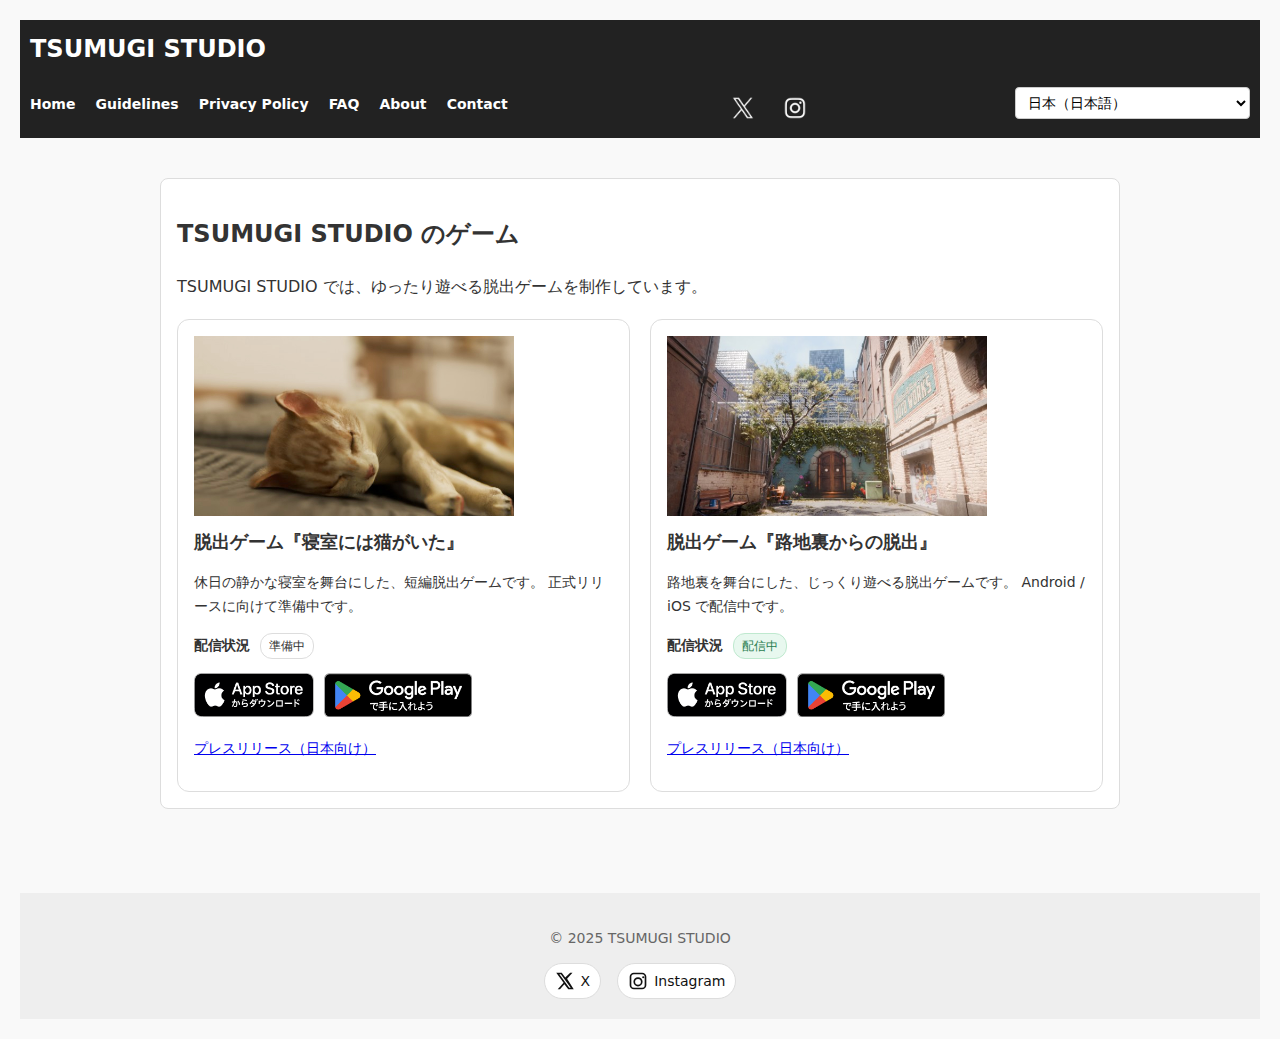
<file: index.html>
<!DOCTYPE html>
<html lang="ja">
<head>
  <meta charset="UTF-8" />
  <meta name="viewport" content="width=device-width, initial-scale=1.0" />
  <title>TSUMUGI STUDIO</title>
  <link rel="stylesheet" href="css/style.css" />
  <meta property="og:title" content="TSUMUGI STUDIO公式サイト" />
  <meta property="og:description" content="個人開発でスマホゲームを制作するTSUMUGI STUDIOの公式サイトです。" />
  <meta property="og:image" content="https://www.tsumugistudio.com/images/ogp.png" />
  <meta property="og:url" content="https://www.tsumugistudio.com/" />
  <style>
    :root{--c:#007bff}
    body {
      font-family: system-ui, -apple-system, Segoe UI, Roboto, "Noto Sans JP", "Hiragino Kaku Gothic ProN", Meiryo, sans-serif;
      margin: 20px;
      background: #f9f9f9;
      color: #333;
    }
    header {margin-bottom: 20px;}
    header h1 {font-size: 24px;margin-bottom: 10px;}

    /* ヘッダー内を nav とセレクトで左右に分ける */
    .header-flex{
      display:flex;
      justify-content:space-between;
      align-items:center;
      flex-wrap:wrap;
      gap:12px;
    }

    .nav-links {margin-bottom: 0;}
    .nav-links a {
      margin-right: 15px;
      text-decoration: none;
      color: var(--c);
      font-weight: 600;
      font-size: 14px;
    }
    .nav-links a:hover {text-decoration: underline}

    /* ヘッダのリンクを白文字に（既存仕様維持・背景色は外部CSS側想定） */
    header .nav-links a,
    header .nav-links a:visited,
    header .nav-links a:active {
      color: #fff;
    }
    header .nav-links a:hover {
      color: #fff;
      opacity: .85;
      text-decoration: underline;
    }
    header .nav-links a:focus {
      outline: 2px solid #fff;
      outline-offset: 2px;
    }

    /* 右側の国・言語セレクタ */
    .lang-select-inline select{
      padding:6px 8px;
      border-radius:4px;
      border:1px solid #ccc;
      font-size:14px;
      min-width: 220px;
      background-color:#fff;
    }

    /* モバイル時は縦並びにして詰まりを回避 */
    @media (max-width: 680px) {
      .header-flex{
        flex-direction:column;
        align-items:flex-start;
      }
    }

    .lang-panel{
      display:none;
      background:#fff;
      border-radius:8px;
      padding:16px;
      border:1px solid #ddd;
      margin-bottom:24px;
    }
    .lang-panel.active{display:block}

    img {
      max-width: 100%;
      height: auto;
      /*
      border: 1px solid #ccc;
      */
      margin-top: 10px
    }
    
    footer {
      text-align: center;
      margin-top: 40px;
      color: #666;
      font-size: 14px;
      padding: 20px;
    }

    .badge{
      display:inline-block;
      font-size:12px;
      border:1px solid #ddd;
      border-radius:12px;
      padding:2px 8px;
      margin-left:6px;
    }
    .badge.ok{
      background:#e8f8ef;
      border-color:#bfe9cf;
      color:#2a7d4f;
    }
    .links a{margin-right:10px}
    .note-small{color:#666;font-size:13px}

    /* 動画 */
    .hero-video {
      width: 100%;
      height: auto;
      border: 1px solid #ccc;
      margin-top: 10px;
    }
    @media (min-aspect-ratio: 4/3) {
      .hero-video { max-width: 33%; margin-left: 0; margin-right: 0; }
    }

    .social-links {
      margin-top: 12px;
      display: flex;
      justify-content: center;
      gap: 16px;
    }
    .social-link {
      display: inline-flex;
      align-items: center;
      gap: 6px;
      padding: 6px 10px;
      border-radius: 999px;
      text-decoration: none;
      font-size: 14px;
      background: #fff;
      border: 1px solid #ddd;
      color: #111;
      transition: background .2s, transform .2s;
    }
    .social-link:hover {
      background: #f5f5f5;
      transform: translateY(-2px);
    }
    .social-link svg { fill: currentColor; }
    @media (prefers-color-scheme: dark) {
      .social-link {
        background: #111;
        border-color: #333;
        color: #f3f3f3;
      }
      .social-link:hover { background: #222; }
    }

    /* --- Update Notice（既存用。今は未使用だが残しておく） --- */
    .notice{
      border:1px solid #ffd9a6;
      background:#fff9ed;
      padding:12px 14px;
      border-radius:8px;
      margin:12px 0
    }
    .notice .title{font-weight:700;margin-bottom:6px}
    .notice .meta{font-size:13px;color:#555;margin-top:4px}
    .notice a.btn{
      display:inline-block;
      margin-top:8px;
      padding:6px 10px;
      border-radius:999px;
      border:1px solid #ddd;
      text-decoration:none
    }
    .notice a.btn:hover{background:#f5f5f5}
  
    main {
      max-width: 960px;
      margin: 0 auto;
    }

    /* X / Instagram アイコン共通 */
    .sns-links img {
      height: 40px;     /* お好みで 24〜32px くらいがバランス良い */
      width: auto;
      display: block;
    }
    
    /* SVGを直接埋め込んでいる場合はこちらも */
    .sns-links svg {
      height: 40px;
      width: 40px;      /* 正方形にしたい場合 */
    }

    .sns-links {
      display: flex;
      gap: 12px;
      align-items: center;
      border: none !important;
      margin-top: 0;
    }

    /* カード表示用 */
    .games-intro {
      margin-bottom: 20px;
    }
    
    .game-grid {
      display: grid;
      grid-template-columns: repeat(2, minmax(0, 1fr));
      gap: 20px;
      margin-top: 16px;
    }
    
    .game-card {
      border: 1px solid #ddd;
      border-radius: 12px;
      padding: 16px;
      background: #fff;
    }
    
    .game-card h3 {
      font-size: 18px;
      margin: 12px 0 8px;
    }
    
    .game-card p {
      font-size: 14px;
      line-height: 1.7;
    }
    
    .game-logo {
      width: 100%;
      max-width: 320px;
      height: auto;
      display: block;
      margin: 0 0 12px;
    }
    
    .store-badges {
      display: flex;
      flex-wrap: wrap;
      gap: 10px;
      margin-top: 12px;
    }
    
    .store-badges img {
      height: 44px;
      width: auto;
      margin-top: 0;
    }
    
    .game-links {
      margin-top: 12px;
      font-size: 14px;
    }
    
    .game-links a {
      margin-right: 10px;
    }
    
    @media (max-width: 700px) {
      .game-grid {
        grid-template-columns: 1fr;
      }
    }
    
  </style>
</head>
<body>
  <header>
    <h1>TSUMUGI STUDIO</h1>

    <div class="header-flex">
      <!-- ナビ -->
      <nav class="nav-links" aria-label="Primary">
        <a href="index.html">Home</a>
        <a href="streaming-guideline.html">Guidelines</a>
        <a href="privacy.html">Privacy Policy</a>
        <a href="faq.html">FAQ</a>
        <a href="about.html">About</a>
        <a href="contact.html">Contact</a>
      </nav>

      <div class="sns-links">
        <a href="https://x.com/Tsumugi_Studio" target="_blank" aria-label="X公式">
          <img src="images/icon_x.png" alt="X">
        </a>
        <a href="https://www.instagram.com/tsumugistudio_games" target="_blank" aria-label="Instagram公式">
          <img src="images/icon_instagram.png" alt="Instagram">
        </a>
      </div>

      <!-- 国・言語選択（ページ全体＋配信パートに適用） -->
      <div class="lang-select-inline">
        <select id="lang-select" aria-label="Region / Language">
          <option value="jp">日本（日本語）</option>
          <option value="en">United States（English）</option>
          <option value="fr">France（Français）</option>
          <option value="de">Deutschland（Deutsch）</option>
          <option value="es">España（Español）</option> 
          <option value="hk">香港（繁體中文）</option>
          <option value="tw">台灣（繁體中文）</option>
          <option value="kr">한국（한국어）</option>
          <option value="uk">Україна（Українська）</option>
          <option value="az">Azərbaycan（Azərbaycan dili）</option>
          <option value="hi">India（हिन्दी）</option>
        </select>
      </div>
    </div>
  </header>

  <main>
    <!-- ===================== 日本（日本語） ===================== -->
    <section class="lang-panel active" id="lang-jp" data-view="jp" lang="ja">
      <h2>TSUMUGI STUDIO のゲーム</h2>
    
      <p class="games-intro">
        TSUMUGI STUDIO では、ゆったり遊べる脱出ゲームを制作しています。
      </p>
    
      <div class="game-grid">
    
        <article class="game-card">
          <img class="game-logo" src="images/HousePlantRoom-OpeningCat.jpg" alt="脱出ゲーム 寝室には猫がいた">
    
          <h3>脱出ゲーム『寝室には猫がいた』</h3>
          <p>
            休日の静かな寝室を舞台にした、短編脱出ゲームです。
            正式リリースに向けて準備中です。
          </p>
    
          <p>
            <strong>配信状況</strong>
            <span class="badge">準備中</span>
          </p>

          <div class="store-badges">
            <a href="https://apps.apple.com/jp/app/id6759858292">
              <img src="images/AppStore-JP.png" alt="App Store からダウンロード">
            </a>
            <a href="https://play.google.com/store/apps/details?id=com.tsumugistudio.houseplantroom">
              <img src="images/GetItOnGooglePlay_Badge_Web_color_Japanese.png" alt="Google Play で手に入れよう">
            </a>
          </div>
   
          <p class="game-links">
            <a href="press/the-cat-in-the-bedroom/PR_EscapeGame_TheCatWasInTheBedroom_JP.pdf">プレスリリース（日本向け）</a>
          </p>
          
        </article>

              <article class="game-card">
          <img class="game-logo" src="images/TheHiddenAlley-Web.jpg" alt="脱出ゲーム 路地裏からの脱出">
    
          <h3>脱出ゲーム『路地裏からの脱出』</h3>
          <p>
            路地裏を舞台にした、じっくり遊べる脱出ゲームです。
            Android / iOS で配信中です。
          </p>
    
          <p>
            <strong>配信状況</strong>
            <span class="badge ok">配信中</span>
          </p>
    
          <div class="store-badges">
            <a href="https://apps.apple.com/jp/app/%E8%84%B1%E5%87%BA%E3%82%B2%E3%83%BC%E3%83%A0-%E8%B7%AF%E5%9C%B0%E8%A3%8F%E3%81%8B%E3%82%89%E3%81%AE%E8%84%B1%E5%87%BA/id6753702650">
              <img src="images/AppStore-JP.png" alt="App Store からダウンロード">
            </a>
            <a href="https://play.google.com/store/apps/details?id=com.tsumugistudio.hiddenalleyescape&hl=ja-JP&gl=JP">
              <img src="images/GetItOnGooglePlay_Badge_Web_color_Japanese.png" alt="Google Play で手に入れよう">
            </a>
          </div>
    
          <p class="game-links">
            <a href="press/the-hidden-alley/JP/250826_PR_EscapeGame_TheHiddenAlley_JP.pdf">プレスリリース（日本向け）</a>
          </p>
        </article>

      </div>
    </section>
    
    <!-- ===================== United States（English） ===================== -->
    <section class="lang-panel" id="lang-en" data-view="en" lang="en">
      <h2>Escape Game: The Hidden Alley — iOS version released on November 13, 2025</h2>
      <p>The escape-room game <em>Escape Game: The Hidden Alley</em> is now available on the App Store.</p>
      <p>Android user feedback has helped us improve the experience even further — now optimized for iPhone and iPad. We hope you enjoy it!</p>
    
      <video class="hero-video"
             src="movie/UAC-W-01-Song-EN_mini.mp4"
             playsinline muted loop preload="none"
             poster="images/HiddenAlleyEscape-Playing.png"></video>
    
      <h2>Release & Press (United States)</h2>
      <p>
        <strong>Status</strong>
        <span class="badge ok">Released</span>
      </p>
      <p class="links">
        <a href="https://apps.apple.com/us/app/escape-game-the-hidden-alley/id6753702650"
           target="_blank" rel="noopener">
          <img src="images/AppStore-US.png" alt="Download from App Store" style="height:60px; border:none;">
        </a>
      </p>
      <p class="links">
        <a href="https://play.google.com/store/apps/details?id=com.tsumugistudio.hiddenalleyescape&hl=en-US&gl=US"
           target="_blank" rel="noopener">
          <img src="images/GetItOnGooglePlay_Badge_Web_color_English.png" alt="Get it on Google Play" style="height:60px; border:none;">
        </a>
      </p>
    </section>

    <!-- ===================== France（Français） ===================== -->
    <section class="lang-panel" id="lang-fr" data-view="fr" lang="fr">
      <h2>Escape Room Game Ruelle Cachée — version iOS, sortie le 7 décembre 2025</h2>
      <p>Le jeu d’évasion 3D <em>Escape Room Game Ruelle Cachée</em> est prévu sur l’App Store et Google Play.</p>
      <p>La date de sortie exacte sera annoncée ultérieurement.</p>

      <video class="hero-video"
             src="movie/UAC-W-01-Song-EN_mini.mp4"
             playsinline muted loop preload="none"
             poster="images/HiddenAlleyEscape-Playing.png"></video>

      <h2>Sortie & Presse (France)</h2>
      <p>
        <strong>Statut</strong>
        <span class="badge">À venir</span>
      </p>
      <p class="links">
        <a href="https://apps.apple.com/fr/app/escape-room-game-ruelle-cach%C3%A9e/id6753702650"
           target="_blank" rel="noopener">
          <img src="images/AppStore-FR.png" alt="Télécharger dans l’App Store" style="height:60px; border:none;">
        </a>
      </p>
      <p class="links">
        <a href="https://play.google.com/store/apps/details?id=com.tsumugistudio.hiddenalleyescape&hl=fr"
           target="_blank" rel="noopener">
          <img src="images/GetItOnGooglePlay_Badge_Web_color_French.png" alt="Get it on Google Play" style="height:60px; border:none;">
        </a>
      </p>
    </section>

    <!-- ===================== Deutschland（Deutsch） ===================== -->
    <section class="lang-panel" id="lang-de" data-view="de" lang="de">
      <h2>Escape Room Game HINTERGASSE — iOS-Version, veröffentlicht am 7. Dezember 2025</h2>
      <p>Das 3D-Escape-Room-Spiel <em>Escape Room Game HINTERGASSE</em> ist für den App Store und Google Play geplant.</p>
      <p>Das genaue Veröffentlichungsdatum wird zu einem späteren Zeitpunkt bekanntgegeben.</p>

      <video class="hero-video"
             src="movie/UAC-W-01-Song-EN_mini.mp4"
             playsinline muted loop preload="none"
             poster="images/HiddenAlleyEscape-Playing.png"></video>

      <h2>Release & Presse (Deutschland)</h2>
      <p>
        <strong>Status</strong>
        <span class="badge">Geplant</span>
      </p>
      <p class="links">
        <a href="https://apps.apple.com/de/app/escape-room-game-hintergasse/id6753702650"
           target="_blank" rel="noopener">
          <img src="images/AppStore-DE.png" alt="Im App Store herunterladen" style="height:60px; border:none;">
        </a>
      </p>
      <p class="links">
        <a href="https://play.google.com/store/apps/details?id=com.tsumugistudio.hiddenalleyescape&hl=de"
           target="_blank" rel="noopener">
          <img src="images/GetItOnGooglePlay_Badge_Web_color_German.png" alt="Bei Google Play herunterladen" style="height:60px; border:none;">
        </a>
      </p>
    </section>

    <!-- ===================== España（Español） ===================== -->
    <section class="lang-panel" id="lang-es" data-view="es" lang="es">
      <h2>Escape Game Callejón Secreto — versión iOS, lanzada el 7 de diciembre de 2025</h2>
      <p>El juego de escape 3D <em>Escape Game Callejón Secreto</em> está previsto para App Store y Google Play.</p>
      <p>La fecha exacta de lanzamiento se anunciará más adelante.</p>

      <video class="hero-video"
             src="movie/UAC-W-01-Song-EN_mini.mp4"
             playsinline muted loop preload="none"
             poster="images/HiddenAlleyEscape-Playing.png"></video>

      <h2>Escape Room Game Callejón Secreto — Lanzamiento & Prensa (España)</h2>
      <p>
        <strong>Estado</strong>
        <span class="badge">Próximamente</span>
      </p>
      <p class="links">
        <a href="https://apps.apple.com/es/app/escape-game-callej%C3%B3n-secreto/id6753702650"
           target="_blank" rel="noopener">
          <img src="images/AppStore-ES.png" alt="Descargar en App Store" style="height:60px; border:none;">
        </a>
      </p>
      <p class="links">
        <a href="https://play.google.com/store/apps/details?id=com.tsumugistudio.hiddenalleyescape&hl=es"
           target="_blank" rel="noopener">
          <img src="images/GetItOnGooglePlay_Badge_Web_color_Spanish.png" alt="Consíguelo en Google Play" style="height:60px; border:none;">
        </a>
      </p>
    </section>

    <!-- ===================== 香港（繁體中文） ===================== -->
    <section class="lang-panel" id="lang-hk" data-view="hk" lang="zh-Hant">
      <h2>TSUMUGI STUDIO 的遊戲</h2>
    
      <p class="games-intro">
        TSUMUGI STUDIO 製作可以輕鬆遊玩的逃脫遊戲。
      </p>
    
      <div class="game-grid">
    
        <article class="game-card">
          <img class="game-logo" src="images/HousePlantRoom-OpeningCat.jpg" alt="逃脫遊戲 寢室裡有一隻貓">
    
          <h3>Escape Game 《寢室裡有一隻貓》</h3>
          <p>
            以假日裡安靜的寢室為舞台的短篇逃脫遊戲。
            目前正在準備正式上線。
          </p>
    
          <p>
            <strong>狀態</strong>
            <span class="badge">準備中</span>
          </p>
    
          <div class="store-badges">
            <a href="https://apps.apple.com/hk/app/id6759858292" target="_blank" rel="noopener">
              <img src="images/AppStore-TC.png" alt="Download from App Store">
            </a>
            <a href="https://play.google.com/store/apps/details?id=com.tsumugistudio.houseplantroom" target="_blank" rel="noopener">
              <img src="images/GetItOnGooglePlay_Badge_Web_color_Chinese-HK.png" alt="在 Google Play 取得">
            </a>
          </div>
    
          <p class="game-links">
            <a href="press/the-cat-in-the-bedroom/PR_EscapeGame_TheCatWasInTheBedroom_HK.pdf" target="_blank" rel="noopener">新聞稿（香港）</a>
          </p>

        </article>
    
        <article class="game-card">
          <img class="game-logo" src="images/TheHiddenAlley-Web.jpg" alt="逃脫遊戲 從巷弄中逃出">
    
          <h3>逃脫遊戲 《從巷弄中逃出》</h3>
          <p>
            以巷弄為舞台，可以慢慢遊玩的逃脫遊戲。
            Android / iOS 版已上線。
          </p>
    
          <p>
            <strong>狀態</strong>
            <span class="badge ok">已上線</span>
          </p>
    
          <div class="store-badges">
            <a href="https://apps.apple.com/hk/app/%E9%80%83%E8%84%AB%E9%81%8A%E6%88%B2-%E5%BE%9E%E5%B7%B7%E5%BC%84%E4%B8%AD%E9%80%83%E5%87%BA/id6753702650"
               target="_blank" rel="noopener">
              <img src="images/AppStore-TC.png" alt="Download from App Store">
            </a>
            <a href="https://play.google.com/store/apps/details?id=com.tsumugistudio.hiddenalleyescape&hl=zh-HK&gl=HK"
               target="_blank" rel="noopener">
              <img src="images/GetItOnGooglePlay_Badge_Web_color_Chinese-HK.png" alt="在 Google Play 取得">
            </a>
          </div>
    
          <p class="game-links">
            <a href="https://www.tsumugistudio.com/press/the-hidden-alley/HK/250813_PR_EscapeGame_TheHiddenAlley_HK.pdf"
               target="_blank" rel="noopener">新聞稿</a>
          </p>
        </article>
    
      </div>
    </section>

    <!-- ===================== 台灣（繁體中文） ===================== -->
    <section class="lang-panel" id="lang-tw" data-view="tw" lang="zh-Hant">
      <h2>TSUMUGI STUDIO 的遊戲</h2>
    
      <p class="games-intro">
        TSUMUGI STUDIO 製作可以輕鬆遊玩的逃脫遊戲。
      </p>
    
      <div class="game-grid">
    
        <article class="game-card">
          <img class="game-logo" src="images/HousePlantRoom-OpeningCat.jpg" alt="逃脫遊戲 寢室裡有一隻貓">
    
          <h3>Escape Game 《寢室裡有一隻貓》</h3>
          <p>
            以假日裡安靜的寢室為舞台的短篇逃脫遊戲。
            目前正在準備正式上線。
          </p>
    
          <p>
            <strong>狀態</strong>
            <span class="badge">準備中</span>
          </p>
    
          <div class="store-badges">
            <a href="https://apps.apple.com/tw/app/id6759858292" target="_blank" rel="noopener">
              <img src="images/AppStore-TC.png" alt="Download from App Store">
            </a>
            <a href="https://play.google.com/store/apps/details?id=com.tsumugistudio.houseplantroom" target="_blank" rel="noopener">
              <img src="images/GetItOnGooglePlay_Badge_Web_color_Chinese-TW.png" alt="在 Google Play 取得">
            </a>
          </div>
    
          <p class="game-links">
            <a href="press/the-cat-in-the-bedroom/PR_EscapeGame_TheCatWasInTheBedroom_TW.pdf" target="_blank" rel="noopener">新聞稿（台灣）</a>
          </p>

        </article>
    
        <article class="game-card">
          <img class="game-logo" src="images/TheHiddenAlley-Web.jpg" alt="逃脫遊戲 從巷弄中逃出">
    
          <h3>逃脫遊戲 《從巷弄中逃出》</h3>
          <p>
            以巷弄為舞台，可以慢慢遊玩的逃脫遊戲。
            Android / iOS 版已上線。
          </p>
    
          <p>
            <strong>狀態</strong>
            <span class="badge ok">已上線</span>
          </p>
    
          <div class="store-badges">
            <a href="https://apps.apple.com/tw/app/%E9%80%83%E8%84%AB%E9%81%8A%E6%88%B2-%E5%BE%9E%E5%B7%B7%E5%BC%84%E4%B8%AD%E9%80%83%E5%87%BA/id6753702650"
               target="_blank" rel="noopener">
              <img src="images/AppStore-TC.png" alt="Download from App Store">
            </a>
            <a href="https://play.google.com/store/apps/details?id=com.tsumugistudio.hiddenalleyescape&hl=zh-TW&gl=TW"
               target="_blank" rel="noopener">
              <img src="images/GetItOnGooglePlay_Badge_Web_color_Chinese-TW.png" alt="在 Google Play 取得">
            </a>
          </div>
    
          <p class="game-links">
            <a href="https://www.tsumugistudio.com/press/the-hidden-alley/HK/250813_PR_EscapeGame_TheHiddenAlley_HK.pdf"
               target="_blank" rel="noopener">新聞稿</a>
          </p>
        </article>
    
      </div>
    </section>

    <!-- ===================== 한국（한국어） ===================== -->
    <section class="lang-panel" id="lang-kr" data-view="kr" lang="ko">
      <h2>TSUMUGI STUDIO의 게임</h2>
    
      <p class="games-intro">
        TSUMUGI STUDIO는 여유롭게 즐길 수 있는 탈출 게임을 제작하고 있습니다.
      </p>
    
      <div class="game-grid">
    
        <article class="game-card">
          <img class="game-logo" src="images/HousePlantRoom-OpeningCat.jpg" alt="탈출 게임 침실에는 고양이가 있었다">
    
          <h3>Escape Game 『침실에는 고양이가 있었다』</h3>
          <p>
            휴일의 조용한 침실을 배경으로 한 단편 탈출 게임입니다.
            정식 출시를 준비 중입니다.
          </p>
    
          <p>
            <strong>상태</strong>
            <span class="badge">준비 중</span>
          </p>
    
          <div class="store-badges">
            <a href="https://apps.apple.com/kr/app/id6759858292" target="_blank" rel="noopener">
              <img src="images/AppStore-KR.png" alt="Download from App Store">
            </a>
            <a href="https://play.google.com/store/apps/details?id=com.tsumugistudio.houseplantroom" target="_blank" rel="noopener">
              <img src="images/GetItOnGooglePlay_Badge_Web_color_Korean_270x80.png" alt="Get it on Google Play">
            </a>
          </div>
    
          <p class="game-links">
            <a href="press/the-cat-in-the-bedroom/PR_EscapeGame_TheCatWasInTheBedroom_KR.pdf" target="_blank" rel="noopener">보도자료（한국）</a>
          </p>

        </article>
    
        <article class="game-card">
          <img class="game-logo" src="images/TheHiddenAlley-Web.jpg" alt="탈출 게임 골목길 탈출">
    
          <h3>탈출 게임 『골목길 탈출』</h3>
          <p>
            골목길을 배경으로 한, 천천히 즐길 수 있는 탈출 게임입니다. 
            Android / iOS에서 이용할 수 있습니다.
          </p>
    
          <p>
            <strong>상태</strong>
            <span class="badge ok">배포 중</span>
          </p>
    
          <div class="store-badges">
            <a href="https://apps.apple.com/kr/app/%ED%83%88%EC%B6%9C-%EA%B2%8C%EC%9E%84-%EA%B3%A8%EB%AA%A9%EA%B8%B8-%ED%83%88%EC%B6%9C/id6753702650"
               target="_blank" rel="noopener">
              <img src="images/AppStore-KR.png" alt="Download from App Store">
            </a>
            <a href="https://play.google.com/store/apps/details?id=com.tsumugistudio.hiddenalleyescape&hl=ko-KR&gl=KR"
               target="_blank" rel="noopener">
              <img src="images/GetItOnGooglePlay_Badge_Web_color_Korean_270x80.png" alt="Get it on Google Play">
            </a>
          </div>
    
          <p class="game-links">
            <a href="●보도자료 URL（한국）" target="_blank" rel="noopener">보도자료（한국）</a>
          </p>
        </article>
    
      </div>
    </section>
    
    <!-- UK (Ukrainian) -->
    <section class="lang-panel" id="lang-uk" data-view="uk" lang="uk">
      <h2>Escape Room Таємний Провулок — версії для iOS та Android вийшли 18 грудня 2025</h2>
    
      <p>18 грудня додано підтримку української мови.</p>
      <p>Версії для iOS та Android були випущені одночасно.</p>
    
      <video class="hero-video"
             src="movie/UAC-W-01-Song-EN_mini.mp4"
             playsinline muted loop preload="none"
             poster="images/HiddenAlleyEscape-Playing.png"></video>
    
      <h2>Release &amp; Press (Україна)</h2>
      <p>
        <strong>Status</strong>
        <span class="badge ok">Released</span>
      </p>
    
      <p class="links">
        <a href="https://apps.apple.com/ua/app/escape-game-the-hidden-alley/id6753702650"
           target="_blank" rel="noopener">
          <img src="images/AppStore-UK.png" alt="Download from App Store" style="height:60px; border:none;">
        </a>
      </p>
      <p class="links">
        <a href="https://play.google.com/store/apps/details?id=com.tsumugistudio.hiddenalleyescape&amp;hl=uk-JP&amp;gl=UA"
           target="_blank" rel="noopener">
          <img src="images/GetItOnGooglePlay_Badge_Web_color_Ukranian.png" alt="Get it on Google Play" style="height:60px; border:none;">
        </a>
      </p>
    </section>
    
    <!-- AZ (Azerbaijani) -->
    <section class="lang-panel" id="lang-az" data-view="az" lang="az">
      <h2>Escape Game Gizli Küçə — iOS və Android versiyaları 18 dekabr 2025 tarixində eyni gündə yayımlandı</h2>
    
      <p>18 dekabr tarixində Azərbaycan dili əlavə edildi.</p>
      <p>iOS və Android versiyaları eyni gündə yayımlandı.</p>
    
      <video class="hero-video"
             src="movie/UAC-W-01-Song-EN_mini.mp4"
             playsinline muted loop preload="none"
             poster="images/HiddenAlleyEscape-Playing.png"></video>
    
      <h2>Release &amp; Press (Azərbaycan)</h2>
      <p>
        <strong>Status</strong>
        <span class="badge ok">Released</span>
      </p>
    
      <p class="links">
        <a href="https://apps.apple.com/az/app/escape-game-the-hidden-alley/id6753702650"
           target="_blank" rel="noopener">
          <img src="images/AppStore-AZ.png" alt="Download from App Store" style="height:60px; border:none;">
        </a>
      </p>
      <p class="links">
        <a href="https://play.google.com/store/apps/details?id=com.tsumugistudio.hiddenalleyescape&amp;hl=az-AZ&amp;gl=AZ"
           target="_blank" rel="noopener">
          <img src="images/GetItOnGooglePlay_Badge_Web_color_Azerbaijani_270x80.png" alt="Get it on Google Play" style="height:60px; border:none;">
        </a>
      </p>
    </section>
    
    <!-- HI (Hindi) -->
    <section class="lang-panel" id="lang-hi" data-view="hi" lang="hi">
      <h2>Escape Room Game छुपी हुई गली — iOS और Android संस्करण 18 दिसंबर 2025 को एक साथ जारी किए गए</h2>
    
      <p>18 दिसंबर को हिंदी भाषा जोड़ी गई।</p>
      <p>iOS और Android संस्करण एक ही दिन जारी किए गए।</p>
    
      <video class="hero-video"
             src="movie/UAC-W-01-Song-EN_mini.mp4"
             playsinline muted loop preload="none"
             poster="images/HiddenAlleyEscape-Playing.png"></video>
    
      <h2>Release &amp; Press (India)</h2>
      <p>
        <strong>Status</strong>
        <span class="badge ok">Released</span>
      </p>
    
      <p class="links">
        <a href="https://apps.apple.com/in/app/escape-game-the-hidden-alley/id6753702650"
           target="_blank" rel="noopener">
          <img src="images/AppStore-HI.png" alt="Download from App Store" style="height:60px; border:none;">
        </a>
      </p>
      <p class="links">
        <a href="https://play.google.com/store/apps/details?id=com.tsumugistudio.hiddenalleyescape&amp;hl=hi-IN&amp;gl=IN"
           target="_blank" rel="noopener">
          <img src="images/GetItOnGooglePlay_Badge_Web_color_Hindi.png" alt="Get it on Google Play" style="height:60px; border:none;">
        </a>
      </p>
    </section>
    
  </main>

  <footer>
    <p>&copy; 2025 TSUMUGI STUDIO</p>
    <div class="social-links">
      <a class="social-link" href="https://x.com/Tsumugi_Studio" target="_blank" rel="noopener" aria-label="X">
        <svg viewBox="0 0 24 24" width="20" height="20" aria-hidden="true">
          <path d="M18.244 2H21l-6.5 7.43L22.5 22H15.9l-4.66-6.1L6 22H3.244l7.026-8.03L1.5 2H8.1l4.19 5.66L18.244 2Zm-1.17 18h1.77L7.014 4h-1.77L17.074 20Z"/>
        </svg>
        <span>X</span>
      </a>
      <a class="social-link" href="https://www.instagram.com/tsumugistudio_games/" target="_blank" rel="noopener" aria-label="Instagram">
        <svg viewBox="0 0 24 24" width="20" height="20" aria-hidden="true">
          <path d="M7 2h10a5 5 0 0 1 5 5v10a5 5 0 0 1-5 5H7a5 5 0 0 1-5-5V7a5 5 0 0 1 5-5Zm0 2a3 3 0 0 0-3 3v10a3 3 0 0 0 3 3h10a3 3 0 0 0 3-3V7a3 3 0 0 0-3-3H7Zm5 3.5A5.5 5.5 0 1 1 6.5 13 5.5 5.5 0 0 1 12 7.5Zm0 2A3.5 3.5 0 1 0 15.5 13 3.5 3.5 0 0 0 12 9.5Zm6.25-3.25a1.25 1.25 0 1 1-1.25 1.25 1.25 1.25 0 0 1 1.25-1.25Z"/>
        </svg>
        <span>Instagram</span>
      </a>
    </div>
  </footer>

  <script>
    // --- Utilities ---
    const $  = (s,root=document)=>root.querySelector(s);
    const $$ = (s,root=document)=>Array.from(root.querySelectorAll(s));

    // ====== 動画の共通ハンドリング ======
    const videos = $$('.hero-video');

    function isActuallyVisible(el){
      if (!el.isConnected) return false;
      const rect = el.getBoundingClientRect();
      const inViewport =
        rect.width > 0 && rect.height > 0 &&
        rect.bottom >= 0 && rect.right >= 0 &&
        rect.top <= (window.innerHeight || document.documentElement.clientHeight) &&
        rect.left <= (window.innerWidth || document.documentElement.clientWidth);
      const notHiddenByCSS = !!el.offsetParent || window.getComputedStyle(el).position === 'fixed';
      return inViewport && notHiddenByCSS;
    }

    let io = null;
    if ('IntersectionObserver' in window){
      io = new IntersectionObserver((entries)=>{
        entries.forEach(({target, isIntersecting})=>{
          if (isIntersecting && isActuallyVisible(target)) {
            target.play().catch(()=>{});
          } else {
            target.pause();
          }
        });
      }, { threshold: 0.25 });
    }

    function wireAllVideos(){
      videos.forEach(v=>{
        v.setAttribute('autoplay','');
        v.setAttribute('muted','');
        v.setAttribute('playsinline','');
        if (io) io.observe(v);
        else if (v.play) v.play().catch(()=>{});
      });
    }
    function pauseAllVideos(){ videos.forEach(v=>v.pause()); }
    function playVisibleVideos(){
      videos.forEach(v=>{
        if (isActuallyVisible(v)) {
          v.play().catch(()=>{});
        }
      });
    }

    // ====== 国・言語選択によるパネル切替 ======
    const langSelect = $('#lang-select');
    const langPanels = $$('.lang-panel');

    function parseHashView(){
      const h = location.hash.replace('#','');
      if(!h) return null;
      const params = new URLSearchParams(h);
      return params.get('view');
    }

    function setHashView(view){
      const params = new URLSearchParams();
      if(view) params.set('view', view);
      history.replaceState(null, '', '#'+params.toString());
    }

    function showView(view){
      langPanels.forEach(p=>{
        if(p.dataset.view === view){
          p.classList.add('active');
        }else{
          p.classList.remove('active');
        }
      });
      pauseAllVideos();
      requestAnimationFrame(()=>playVisibleVideos());
      localStorage.setItem('tsu_view', view);
      setHashView(view);
    }

    langSelect.addEventListener('change', e=>{
      showView(e.target.value);
    });

    (function init(){
      wireAllVideos();
      const fromHash = parseHashView();
      const stored = localStorage.getItem('tsu_view');
      const initial = fromHash || stored || 'jp';
      if ($('#lang-'+initial) === null){
        // フォールバック
        langSelect.value = 'jp';
        showView('jp');
      } else {
        langSelect.value = initial;
        showView(initial);
      }
    })();
  </script>
</body>
</html>
</file>
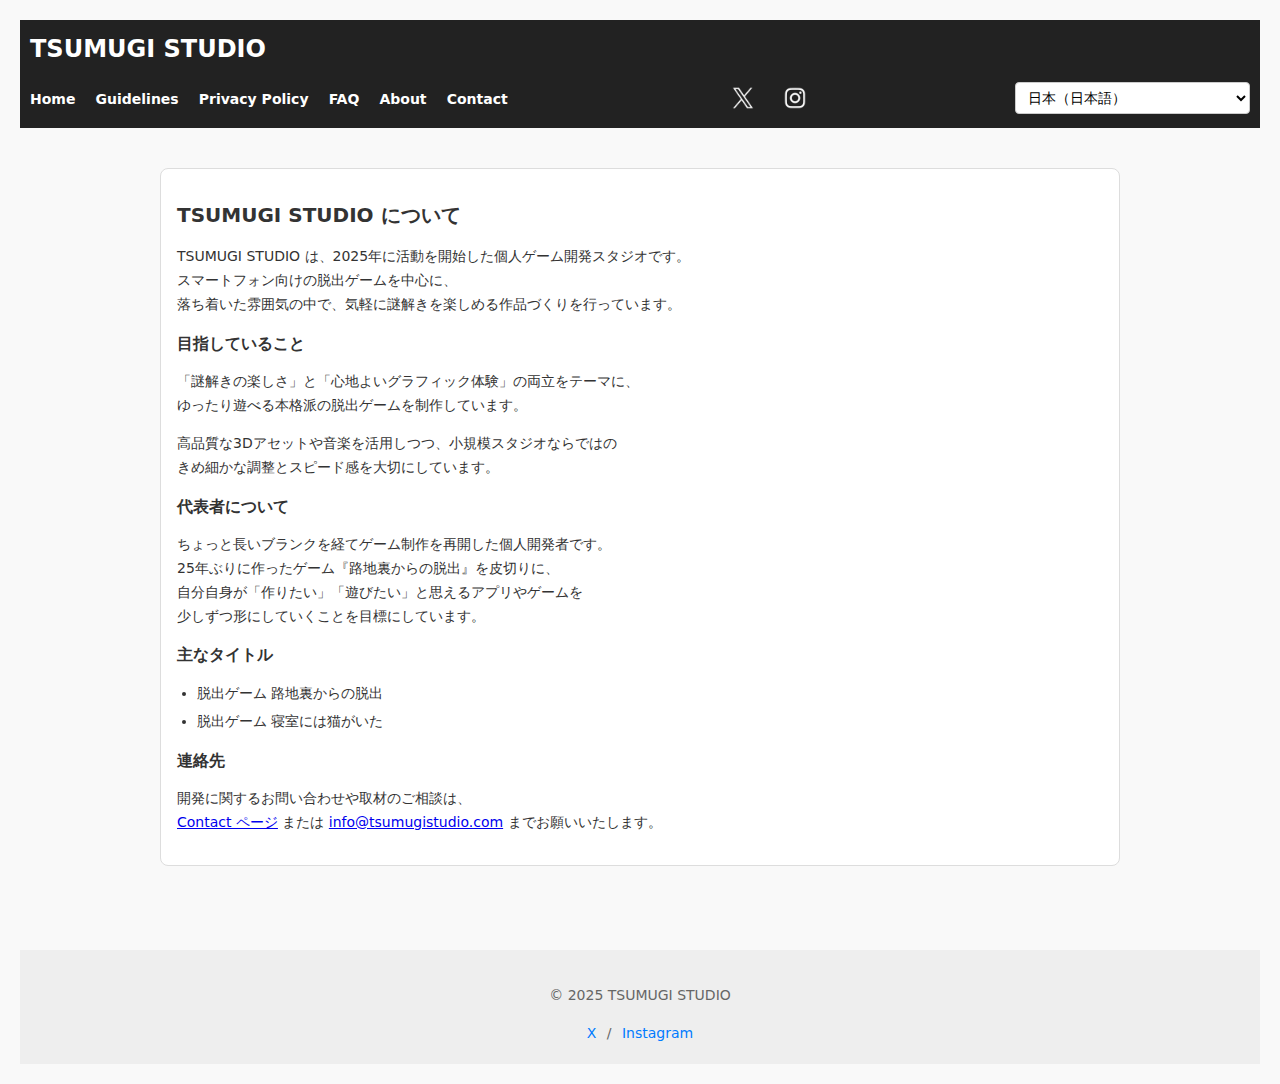
<file: about.html>
<!DOCTYPE html>
<html lang="ja">
<head>
  <meta charset="UTF-8" />
  <meta name="viewport" content="width=device-width, initial-scale=1.0" />
  <title>About | TSUMUGI STUDIO</title>
  <link rel="stylesheet" href="css/style.css" />
  <style>
    :root{--c:#007bff;}

    body {
      font-family: system-ui, -apple-system, Segoe UI, Roboto,
        "Noto Sans JP", "Hiragino Kaku Gothic ProN", Meiryo, sans-serif;
      margin: 20px;
      background-color: #f9f9f9;
      color: #333;
    }

    header { margin-bottom: 20px; }
    header h1 { font-size: 24px; margin-bottom: 10px; }

    .header-flex{
      display:flex;
      justify-content:space-between;
      align-items:center;
      flex-wrap:wrap;
      gap:12px;
    }

    .nav-links a {
      margin-right: 15px;
      text-decoration: none;
      color: var(--c);
      font-weight: 600;
      font-size: 14px;
    }
    .nav-links a:hover { text-decoration: underline; }

    /* 白いヘッダーに合わせたナビ文字 */
    header .nav-links a,
    header .nav-links a:visited,
    header .nav-links a:active {
      color: #fff;
    }

    .lang-select-inline select{
      padding:6px 8px;
      border-radius:4px;
      border:1px solid #ccc;
      font-size:14px;
      min-width: 220px;
      background-color:#fff;
    }

    @media (max-width: 680px) {
      .header-flex{
        flex-direction:column;
        align-items:flex-start;
      }
    }

    main{
      max-width: 960px;
      margin: 0 auto;
    }
    
    /* X / Instagram アイコン共通 */
    .sns-links img {
      height: 40px;     /* お好みで 24〜32px くらいがバランス良い */
      width: auto;
      display: block;
    }
    
    /* SVGを直接埋め込んでいる場合はこちらも */
    .sns-links svg {
      height: 40px;
      width: 40px;      /* 正方形にしたい場合 */
    }

    .sns-links {
      display: flex;
      gap: 12px;
      align-items: center;
    }
    
    .lang-panel{
      display:none;
      background:#fff;
      border-radius:8px;
      padding:16px;
      border:1px solid #ddd;
      margin-bottom:24px;
    }
    .lang-panel.active{ display:block; }

    h2{ font-size:20px; margin:14px 0; }
    h3{ font-size:16px; margin:14px 0 8px; }
    p, ul { font-size:14px; line-height:1.7; }
    ul{ padding-left:1.4em; }
    li + li { margin-top:4px; }

    .note{
      font-size:13px;
      color:#666;
      margin-top:4px;
    }

    footer {
      text-align: center;
      margin-top: 40px;
      color: #666;
      font-size: 14px;
      padding: 20px;
    }
    .footer-links a{
      margin:0 6px;
      text-decoration:none;
      color:var(--c);
    }
    .footer-links a:hover{ text-decoration:underline; }
  </style>
</head>
<body>
  <header>
    <h1>TSUMUGI STUDIO</h1>

    <div class="header-flex">
      <nav class="nav-links" aria-label="Primary">
        <a href="index.html">Home</a>
        <a href="streaming-guideline.html">Guidelines</a>
        <a href="privacy.html">Privacy Policy</a>
        <a href="faq.html">FAQ</a>
        <a href="about.html">About</a>
        <a href="contact.html">Contact</a>
      </nav>

      <div class="sns-links">
        <a href="https://x.com/Tsumugi_Studio" target="_blank" aria-label="X公式">
          <img src="images/icon_x.png" alt="X">
        </a>
        <a href="https://www.instagram.com/tsumugistudio_games" target="_blank" aria-label="Instagram公式">
          <img src="images/icon_instagram.png" alt="Instagram">
        </a>
      </div>

<div class="lang-select-inline">
  <select id="lang-select">
    <option value="jp">日本（日本語）</option>
    <option value="en">United States（English）</option>
    <option value="fr">France（Français）</option>
    <option value="de">Deutschland（Deutsch）</option>
    <option value="es">España（Español）</option>
    <option value="hk">香港（繁體中文）</option>
    <option value="tw">台灣（繁體中文）</option>
    <option value="kr">한국（한국어）</option>
    <option value="uk">Україна（Українська）</option>
    <option value="az">Azərbaycan（Azərbaycan dili）</option>
    <option value="hi">India（हिन्दी）</option>
  </select>
</div>

    </div>
  </header>

  <main>
    <!-- ===================== 日本語 ===================== -->
    <section class="lang-panel active" id="lang-jp" data-view="jp" lang="ja">
      <h2>TSUMUGI STUDIO について</h2>
      <p>
        TSUMUGI STUDIO は、2025年に活動を開始した個人ゲーム開発スタジオです。<br>
        スマートフォン向けの脱出ゲームを中心に、<br>
        落ち着いた雰囲気の中で、気軽に謎解きを楽しめる作品づくりを行っています。<br>
      </p>

      <h3>目指していること</h3>
      <p>
        「謎解きの楽しさ」と「心地よいグラフィック体験」の両立をテーマに、<br>
        ゆったり遊べる本格派の脱出ゲームを制作しています。<br>
      </p>
      <p>
        高品質な3Dアセットや音楽を活用しつつ、小規模スタジオならではの<br>
        きめ細かな調整とスピード感を大切にしています。
      </p>

      <h3>代表者について</h3>
      <p>
        ちょっと長いブランクを経てゲーム制作を再開した個人開発者です。<br>
        25年ぶりに作ったゲーム『路地裏からの脱出』を皮切りに、<br>
        自分自身が「作りたい」「遊びたい」と思えるアプリやゲームを<br>
        少しずつ形にしていくことを目標にしています。<br>
      </p>

      <h3>主なタイトル</h3>
      <ul>
        <li>脱出ゲーム 路地裏からの脱出</li>
        <li>脱出ゲーム 寝室には猫がいた</li>
      </ul>

      <h3>連絡先</h3>
      <p>
        開発に関するお問い合わせや取材のご相談は、<br>
        <a href="contact.html">Contact ページ</a> または
        <a href="mailto:info@tsumugistudio.com">info@tsumugistudio.com</a>
        までお願いいたします。
      </p>
    </section>

    <!-- ===================== English ===================== -->
    <section class="lang-panel" id="lang-en" data-view="en" lang="en">
      <h2>About TSUMUGI STUDIO</h2>
      <p>
        TSUMUGI STUDIO is an independent game studio based in Fukuoka, Japan,
        founded in May 2025. A former console game developer from the 1990s
        returned to the industry after about 25 years and now creates
        small–scale, carefully crafted escape–room style games for smartphones.
      </p>

      <h3>What We’re Aiming For</h3>
      <p>
        Our goal is to combine the joy of solving puzzles with a calm,
        immersive visual experience — games you can enjoy at your own pace,
        surrounded by realistic pre–rendered 3D environments and soothing music.
      </p>

      <h3>Developer</h3>
      <p>
        After a long break away from the industry, the developer behind TSUMUGI STUDIO
        has returned to game creation as a solo creator.<br>
        Escape Room Game The Hidden Alley is the first title released after this
        25–year gap, and the plan is to slowly build a small catalog of
        apps and games that we personally want to create and would love to play.
      </p>

      <h3>Main Title</h3>
      <ul>
        <li>Escape Room Game The Hidden Alley</li>
      </ul>

      <h3>Contact</h3>
      <p>
        For inquiries or press requests, please visit the
        <a href="contact.html">Contact page</a> or email
        <a href="mailto:info@tsumugistudio.com">info@tsumugistudio.com</a>.
      </p>
    </section>

    <!-- ===================== Français ===================== -->
    <section class="lang-panel" id="lang-fr" data-view="fr" lang="fr">
      <h2>À propos de TSUMUGI STUDIO</h2>
      <p>
        TSUMUGI STUDIO est un studio de jeux indépendant basé à Fukuoka, au Japon,
        fondé en mai 2025. Un ancien développeur de jeux sur console des années 1990
        est revenu à la création après une longue pause et réalise désormais,
        en petite équipe, des jeux d’évasion pour smartphones.
      </p>

      <h3>Notre vision</h3>
      <p>
        Notre objectif est de réunir le plaisir de résoudre des énigmes
        et une expérience visuelle apaisante.<br>
        Grâce à des décors 3D réalistes et une musique douce, nous voulons créer
        des jeux d’évasion que l’on peut savourer à son propre rythme.
      </p>

      <h3>Le développeur</h3>
      <p>
        Le studio est dirigé par un développeur solo qui a repris la création de jeux
        après de nombreuses années loin de l’industrie.<br>
        <em>Escape Room Game Ruelle Cachée</em> est le premier titre publié
        après environ 25 ans de pause, et l’objectif est de donner peu à peu vie
        à des jeux et applications que nous aimerions nous-mêmes créer et jouer.
      </p>

      <h3>Titre principal</h3>
      <ul>
        <li>Escape Room Game Ruelle Cachée</li>
      </ul>

      <h3>Contact</h3>
      <p>
        Pour toute question ou demande de presse, veuillez consulter la
        <a href="contact.html">page Contact</a> ou écrire à
        <a href="mailto:info@tsumugistudio.com">info@tsumugistudio.com</a>.
      </p>
    </section>

    <!-- ===================== Deutsch ===================== -->
    <section class="lang-panel" id="lang-de" data-view="de" lang="de">
      <h2>Über TSUMUGI STUDIO</h2>
      <p>
        TSUMUGI STUDIO ist ein unabhängiges Spielestudio mit Sitz in Fukuoka (Japan),
        das im Mai 2025 gegründet wurde. Ein Entwickler, der in den 1990er-Jahren
        an Konsolenspielen gearbeitet hat, ist nach einer langen Pause zurückgekehrt
        und entwickelt nun in einem kleinen Team Escape-Room-Spiele für Smartphones.
      </p>

      <h3>Wofür wir stehen</h3>
      <p>
        Wir möchten die Freude am Rätsellösen mit einer ruhigen, stimmungsvollen
        Bildsprache verbinden.<br>
        Mit detailreichen 3D-Hintergründen und ruhiger Musik entstehen
        Escape-Spiele, die man ganz entspannt im eigenen Tempo spielen kann.
      </p>

      <h3>Der Entwickler</h3>
      <p>
        Hinter dem Studio steht ein einzelner Entwickler, der nach vielen Jahren
        außerhalb der Branche wieder mit der Spieleentwicklung begonnen hat.<br>
        <em>Escape Room Game Flucht aus der HINTERGASSE</em> ist der erste Titel nach rund
        25 Jahren Pause; nach und nach sollen weitere Spiele entstehen,
        die wir selbst gerne machen und spielen möchten.
      </p>

      <h3>Wichtigster Titel</h3>
      <ul>
        <li>Escape Room Game Flucht aus der HINTERGASSE</li>
      </ul>

      <h3>Kontakt</h3>
      <p>
        Für Anfragen oder Presseanfragen besuchen Sie bitte die
        <a href="contact.html">Kontaktseite</a> oder schreiben Sie an
        <a href="mailto:info@tsumugistudio.com">info@tsumugistudio.com</a>.
      </p>
    </section>

    <!-- ===================== Español ===================== -->
    <section class="lang-panel" id="lang-es" data-view="es" lang="es">
      <h2>Acerca de TSUMUGI STUDIO</h2>
      <p>
        TSUMUGI STUDIO es un estudio de juegos independiente con sede en Fukuoka (Japón),
        fundado en mayo de 2025. Un antiguo desarrollador de juegos para consolas
        de los años noventa volvió al sector tras una larga pausa y ahora crea,
        en un equipo pequeño, juegos de escape para teléfonos móviles.
      </p>

      <h3>Nuestro objetivo</h3>
      <p>
        Nuestro objetivo es combinar la satisfacción de resolver acertijos
        con una experiencia visual tranquila y envolvente.<br>
        Con escenarios 3D realistas y música relajante, queremos ofrecer
        juegos de escape que se puedan disfrutar sin prisas, a tu propio ritmo.
      </p>

      <h3>El desarrollador</h3>
      <p>
        El estudio está dirigido por un desarrollador en solitario que ha retomado
        la creación de juegos después de muchos años lejos de la industria.<br>
        <em>Escape Room Game Callejón Secreto</em> es el primer título publicado
        tras unos 25 años; la idea es ir dando forma poco a poco a juegos
        y aplicaciones que nosotros mismos deseamos crear y jugar.
      </p>

      <h3>Título principal</h3>
      <ul>
        <li>Escape Room Game Callejón Secreto</li>
      </ul>

      <h3>Contacto</h3>
      <p>
        Para consultas o solicitudes de prensa, ponte en contacto a través de la
        <a href="contact.html">página de contacto</a> o escribe a
        <a href="mailto:info@tsumugistudio.com">info@tsumugistudio.com</a>.
      </p>
    </section>

    <!-- ===================== 香港 ===================== -->
    <section class="lang-panel" id="lang-hk" data-view="hk" lang="zh-Hant">
      <h2>關於 TSUMUGI STUDIO</h2>
      <p>
        TSUMUGI STUDIO 是一間位於日本福岡、於 2025 年 5 月開始活動的獨立遊戲工作室。<br>
        由一位曾在 90 年代從事家用主機遊戲開發的前開發者，在經歷約 25 年的空白期後重新出發，
        以小規模方式打造手機平台的逃脫遊戲作品。
      </p>

      <h3>創作理念</h3>
      <p>
        我們希望把「解謎的樂趣」與「沉靜舒適的視覺體驗」融合在遊戲之中。<br>
        透過寫實的 3D 場景與沉穩的音樂，讓玩家能以自己的步調
        在寧靜的氛圍中探索線索、享受解謎。
      </p>

      <h3>開發者簡介</h3>
      <p>
        在中斷遊戲開發多年後回歸的一位個人開發者。<br>
        睽違 25 年推出的第一款作品 是逃脫遊戲《從巷弄中逃出》，<br>
        並計畫在未來持續把自己「想做、也想親自玩玩看」的
        應用程式與遊戲慢慢實現出來。
      </p>

      <h3>主要作品</h3>
      <ul>
        <li>逃脫遊戲 從巷弄中逃出</li>
      </ul>

      <h3>聯絡方式</h3>
      <p>
        採訪或合作洽詢，歡迎透過
        <a href="contact.html">聯絡頁面</a> 或  
        電郵至 <a href="mailto:info@tsumugistudio.com">info@tsumugistudio.com</a> 聯繫。
      </p>
    </section>

    <!-- ===================== 台灣 ===================== -->
    <section class="lang-panel" id="lang-tw" data-view="tw" lang="zh-Hant">
      <h2>關於 TSUMUGI STUDIO</h2>
      <p>
        TSUMUGI STUDIO 是一間位於日本福岡、於 2025 年 5 月起開始營運的獨立遊戲工作室。<br>
        由曾在 90 年代參與家用主機遊戲開發的前開發者，在暫別業界約 25 年後再度回到創作領域，
        目前以精緻小品類型的手機逃脫遊戲為主要開發方向。
      </p>

      <h3>創作目標</h3>
      <p>
        希望將「推理解謎的成就感」與「安靜沉浸的遊戲體驗」結合起來。<br>
        搭配寫實的 3D 場景與溫柔的配樂，
        打造能慢慢玩、不追求速度、適合在睡前放鬆的逃脫作品。
      </p>

      <h3>開發者介紹</h3>
      <p>
        工作室由一位個人開發者主導，在長時間的空白後重新開始製作遊戲。<br>
        相隔 25 年推出的第一款作品是 逃脫遊戲《從巷弄中逃出》，<br>
        之後也希望慢慢實現那些「自己想製作、也想好好玩一遍」的
        應用程式與遊戲。
      </p>

      <h3>主要作品</h3>
      <ul>
        <li>逃脫遊戲 從巷弄中逃出</li>
      </ul>

      <h3>聯絡方式</h3>
      <p>
        媒體採訪、合作或其他問題歡迎透過
        <a href="contact.html">聯絡我們頁面</a> 或  
        寄信至 <a href="mailto:info@tsumugistudio.com">info@tsumugistudio.com</a> 聯絡。
      </p>
    </section>

    <!-- ===================== 한국 ===================== -->
    <section class="lang-panel" id="lang-kr" data-view="kr" lang="ko">
      <h2>TSUMUGI STUDIO 소개</h2>
      <p>
        TSUMUGI STUDIO는 일본 후쿠오카를 기반으로 한 인디 게임 스튜디오로,
        2025년 5월부터 활동을 시작했습니다.<br>
        1990년대에 콘솔 게임 개발에 참여했던 개발자가 약 25년의 공백을 거쳐
        다시 게임 제작에 복귀하여, 모바일 탈출 게임을 중심으로 작품을 선보이고 있습니다.
      </p>

      <h3>지향하는 방향</h3>
      <p>
        “퍼즐을 푸는 즐거움”과 “편안하고 아름다운 분위기”를 동시에 전달하는 것을 목표로 합니다.<br>
        현실감 있는 3D 배경과 차분한 음악을 통해,
        플레이어가 자신의 속도로 천천히 즐길 수 있는 탈출 게임을 만들고 있습니다.
      </p>

      <h3>개발자</h3>
      <p>
        오랜 기간 업계를 떠나 있었다가 다시 돌아온 1인 개발자입니다.<br>
        25년 만에 선보인 첫 작품은 탈출 게임
        탈출 게임: 골목길 탈출 이며,  
        앞으로도 제가 “만들어 보고 싶고, 직접 플레이해 보고 싶은”
        앱과 게임을 하나씩 형태로 남겨 가는 것을 목표로 하고 있습니다.
      </p>

      <h3>주요 타이틀</h3>
      <ul>
        <li>탈출 게임: 골목길 탈출</li>
      </ul>

      <h3>문의</h3>
      <p>
        개발 관련 문의 또는 취재・협업 제안은<br>
        <a href="contact.html">문의 페이지</a> 또는  
        <a href="mailto:info@tsumugistudio.com">info@tsumugistudio.com</a> 으로 연락해 주세요.
      </p>
    </section>
    
    <!-- ===================== ウクライナ ===================== -->
    <section class="lang-panel" id="lang-uk" data-view="uk" lang="uk">
      <h2>Про TSUMUGI STUDIO</h2>
      <p>
        TSUMUGI STUDIO — незалежна ігрова студія з Фукуоки (Японія), заснована у травні 2025 року.
        Колишній розробник консольних ігор 1990-х років повернувся до індустрії приблизно після 25-річної перерви
        і зараз створює невеликі, ретельно зроблені escape-ігри для смартфонів.
      </p>
    
      <h3>Наша мета</h3>
      <p>
        Ми прагнемо поєднати радість від розв’язання загадок із спокійним, атмосферним візуальним досвідом —
        іграми, якими можна насолоджуватися у своєму темпі, серед реалістичних попередньо відрендерених 3D-локацій
        та м’якої музики.
      </p>
    
      <h3>Розробник</h3>
      <p>
        Після довгої перерви автор TSUMUGI STUDIO повернувся до створення ігор як соло-розробник.<br>
        <em>Escape Room Таємний Провулок</em> — перша гра, випущена після цієї 25-річної паузи,
        і надалі ми плануємо поступово створювати невелику колекцію ігор та застосунків,
        які самі хочемо робити й у які самі із задоволенням грали б.
      </p>
    
      <h3>Основний тайтл</h3>
      <ul>
        <li>Escape Room Таємний Провулок</li>
      </ul>
    
      <h3>Контакти</h3>
      <p>
        Для запитів або звернень від преси, будь ласка, відвідайте
        <a href="contact.html">сторінку Contact</a> або напишіть на
        <a href="mailto:info@tsumugistudio.com">info@tsumugistudio.com</a>.
      </p>
    </section>

    <!-- ===================== アゼルバイジャン ===================== -->
    <section class="lang-panel" id="lang-az" data-view="az" lang="az">
      <h2>TSUMUGI STUDIO haqqında</h2>
      <p>
        TSUMUGI STUDIO 2025-ci ilin mayında qurulan, Yaponiyanın Fukuoka şəhərində fəaliyyət göstərən müstəqil oyun studiyasıdır.
        1990-cı illərdə konsol oyunlarının hazırlanmasında çalışmış bir tərtibatçı təxminən 25 illik fasilədən sonra
        yenidən oyun istehsalına qayıdıb və hazırda smartfonlar üçün kiçik miqyaslı, diqqətlə hazırlanmış escape oyunları yaradır.
      </p>
    
      <h3>Məqsədimiz</h3>
      <p>
        Məqsədimiz tapmacaları həll etməyin zövqünü sakit, atmosferli vizual təcrübə ilə birləşdirməkdir —
        realistik, əvvəlcədən render edilmiş 3D mühitlər və yumşaq musiqi fonunda,
        öz tempinizlə rahat oynaya biləcəyiniz oyunlar.
      </p>
    
      <h3>Tərtibatçı</h3>
      <p>
        Sənayedən uzun fasilədən sonra TSUMUGI STUDIO-nun arxasındakı tərtibatçı yenidən solo yaradıcı kimi oyun istehsalına qayıdıb.<br>
        <em>Escape Game Gizli Küçə</em> bu 25 illik fasilədən sonra buraxılan ilk oyundur
        və planımız tədricən özümüzün yaratmaq istədiyimiz və məmnuniyyətlə oynayacağımız
        oyunlar və tətbiqlərdən ibarət kiçik bir kataloq formalaşdırmaqdır.
      </p>
    
      <h3>Əsas oyun</h3>
      <ul>
        <li>Escape Game Gizli Küçə</li>
      </ul>
    
      <h3>Əlaqə</h3>
      <p>
        Suallar və ya media sorğuları üçün
        <a href="contact.html">Contact səhifəsinə</a> baxın və ya
        <a href="mailto:info@tsumugistudio.com">info@tsumugistudio.com</a> ünvanına yazın.
      </p>
    </section>

    <!-- ===================== インド（ヒンディー語） ===================== -->
    <section class="lang-panel" id="lang-hi" data-view="hi" lang="hi">
      <h2>TSUMUGI STUDIO के बारे में</h2>
      <p>
        TSUMUGI STUDIO जापान के फुकुओका में स्थित एक इंडी गेम स्टूडियो है,
        जिसकी शुरुआत मई 2025 में हुई। 1990 के दशक में कंसोल गेम डेवलपमेंट से जुड़े एक पूर्व डेवलपर ने
        लगभग 25 साल के अंतराल के बाद फिर से गेम बनाना शुरू किया,
        और अब स्मार्टफ़ोन के लिए छोटे पैमाने पर, ध्यान से बनाए गए एस्केप-रूम शैली के गेम तैयार करते हैं।
      </p>
    
      <h3>हमारा लक्ष्य</h3>
      <p>
        हमारा लक्ष्य है—पहेलियाँ सुलझाने की खुशी के साथ एक शांत, आरामदायक विज़ुअल अनुभव देना।
        यथार्थवादी प्री-रेंडर्ड 3D वातावरण और सुकून भरे संगीत के बीच,
        ऐसे गेम बनाना जिन्हें आप अपने ही रफ्तार में आराम से खेल सकें।
      </p>
    
      <h3>डेवलपर</h3>
      <p>
        लंबे ब्रेक के बाद TSUMUGI STUDIO के पीछे का डेवलपर एक सोलो क्रिएटर के रूप में फिर से गेम निर्माण में लौटा है।<br>
        <em>Escape Room Game छुपी हुई गली</em> इस 25 साल के अंतराल के बाद रिलीज़ किया गया पहला टाइटल है,
        और आगे धीरे-धीरे ऐसे ऐप्स और गेम्स का छोटा सा संग्रह बनाने की योजना है
        जिन्हें हम खुद बनाना भी चाहें और खेलना भी पसंद करें।
      </p>
    
      <h3>मुख्य टाइटल</h3>
      <ul>
        <li>Escape Room Game छुपी हुई गली</li>
      </ul>
    
      <h3>संपर्क</h3>
      <p>
        पूछताछ या प्रेस के लिए कृपया
        <a href="contact.html">Contact पेज</a> देखें या
        <a href="mailto:info@tsumugistudio.com">info@tsumugistudio.com</a>
        पर ईमेल करें।
      </p>
    </section>
    
    
  </main>

  <footer>
    <p>&copy; 2025 TSUMUGI STUDIO</p>
    <div class="footer-links">
      <a href="https://x.com/Tsumugi_Studio" target="_blank" rel="noopener">X</a> /
      <a href="https://www.instagram.com/tsumugistudio_games/" target="_blank" rel="noopener">Instagram</a>
    </div>
  </footer>

  <script>
    const $  = (s,root=document)=>root.querySelector(s);
    const $$ = (s,root=document)=>Array.from(root.querySelectorAll(s));

    const langSelect = $('#lang-select');
    const langPanels = $$('.lang-panel');

    function parseHashView(){
      const h = location.hash.replace('#','');
      if(!h) return null;
      const params = new URLSearchParams(h);
      return params.get('view');
    }
    function setHashView(view){
      const params = new URLSearchParams();
      if(view) params.set('view', view);
      history.replaceState(null, '', '#'+params.toString());
    }
    function showView(view){
      langPanels.forEach(p=>{
        p.classList.toggle('active', p.dataset.view === view);
      });
      localStorage.setItem('tsu_view', view);
      setHashView(view);
    }
    langSelect.addEventListener('change', e=> showView(e.target.value));
    (function init(){
      const fromHash = parseHashView();
      const stored = localStorage.getItem('tsu_view');
      const initial = fromHash || stored || 'jp';
      const supported = ['jp','en','fr','de','es','hk','tw','kr','uk','az','hi'];
      const view = supported.includes(initial) ? initial : 'jp';
      langSelect.value = view;
      showView(view);
    })();
  </script>
</body>
</html>
</file>
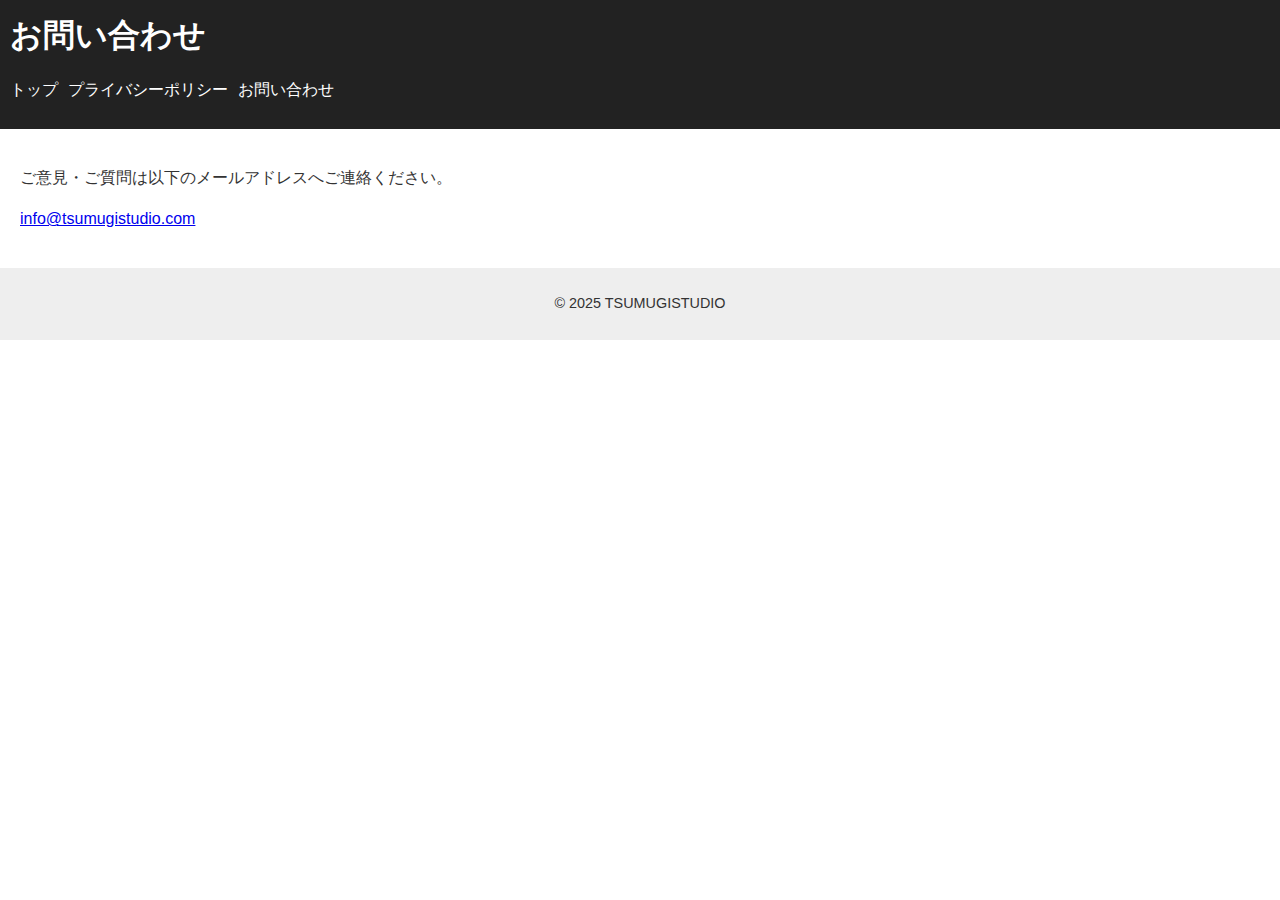
<file: contact.html>
﻿<!DOCTYPE html>
<html lang="ja">
<head>
  <meta charset="UTF-8">
  <meta name="viewport" content="width=device-width, initial-scale=1.0">
  <title>お問い合わせ - TSUMUGISTUDIO</title>
  <link rel="stylesheet" href="css/style.css">
</head>
<body>
  <header>
    <h1>お問い合わせ</h1>
    <nav>
      <ul>
        <li><a href="index.html">トップ</a></li>
        <li><a href="privacy.html">プライバシーポリシー</a></li>
        <li><a href="contact.html">お問い合わせ</a></li>
      </ul>
    </nav>
  </header>

  <main>
    <p>ご意見・ご質問は以下のメールアドレスへご連絡ください。</p>
    <p><a href="mailto:info@tsumugistudio.com">info@tsumugistudio.com</a></p>
  </main>

  <footer>
    <p>&copy; 2025 TSUMUGISTUDIO</p>
  </footer>
</body>
</html>
</file>
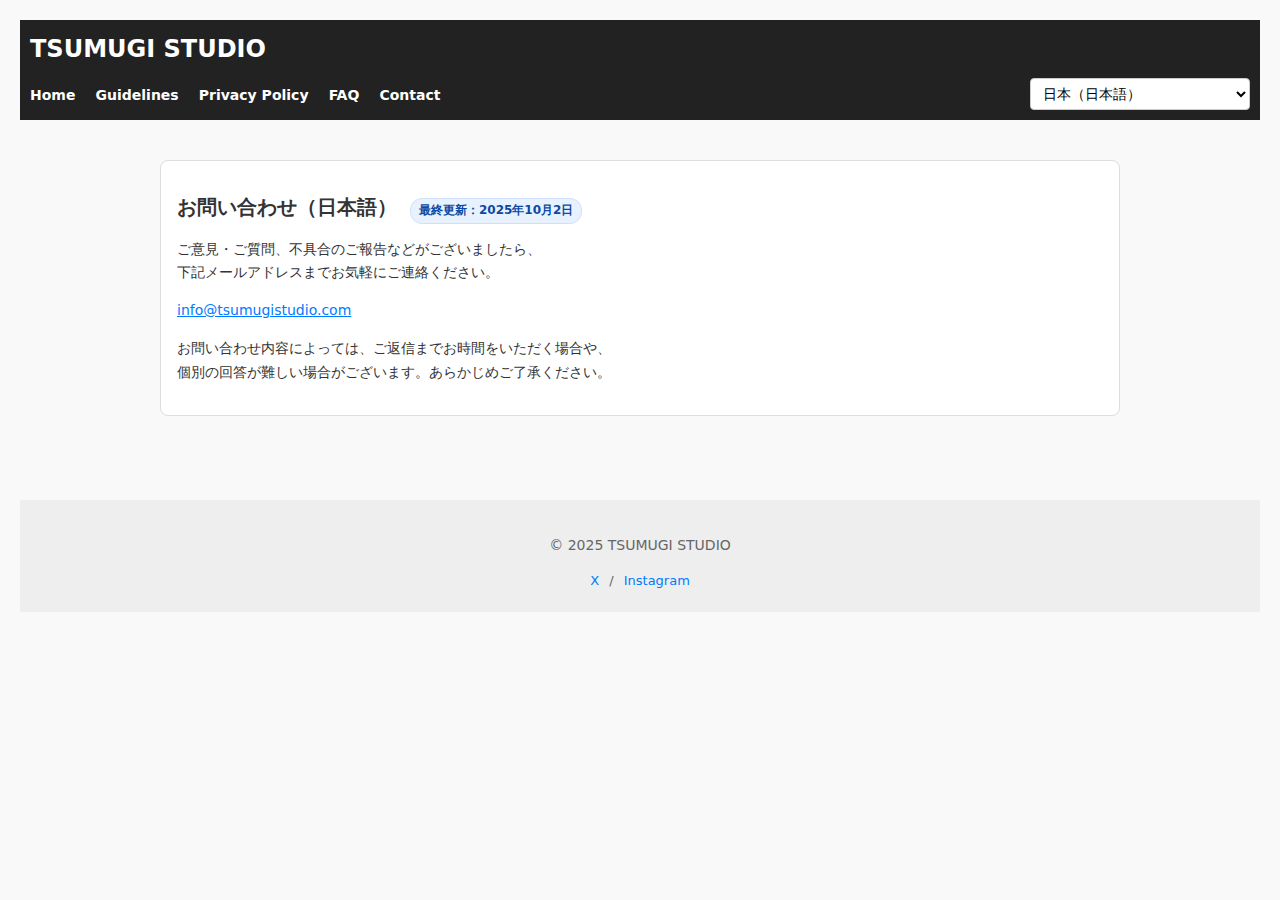
<file: contact_new.html>
<!DOCTYPE html>
<html lang="ja">
<head>
  <meta charset="UTF-8" />
  <meta name="viewport" content="width=device-width, initial-scale=1.0" />
  <title>Contact - TSUMUGI STUDIO</title>
  <link rel="stylesheet" href="css/style.css" />
  <style>
    :root{--c:#007bff;}

    body {
      font-family: system-ui, -apple-system, Segoe UI, Roboto,
        "Noto Sans JP", "Hiragino Kaku Gothic ProN", Meiryo, sans-serif;
      margin: 20px;
      background-color: #f9f9f9;
      color: #333;
    }

    header { margin-bottom: 20px; }
    header h1 { font-size: 24px; margin-bottom: 10px; }

    /* ヘッダー：ナビ＋言語セレクタ */
    .header-flex{
      display:flex;
      justify-content:space-between;
      align-items:center;
      flex-wrap:wrap;
      gap:12px;
    }

    .nav-links { margin-bottom: 0; }
    .nav-links a {
      margin-right: 15px;
      text-decoration: none;
      color: var(--c);
      font-weight: 600;
      font-size: 14px;
    }
    .nav-links a:hover { text-decoration: underline; }

    /* 既存サイトに合わせてヘッダーのリンクは白文字扱い */
    header .nav-links a,
    header .nav-links a:visited,
    header .nav-links a:active {
      color: #fff;
    }
    header .nav-links a:hover {
      color: #fff;
      opacity: .85;
      text-decoration: underline;
    }
    header .nav-links a:focus {
      outline: 2px solid #fff;
      outline-offset: 2px;
    }

    /* 右側の国・言語セレクタ（統一仕様） */
    .lang-select-inline select{
      padding:6px 8px;
      border-radius:4px;
      border:1px solid #ccc;
      font-size:14px;
      min-width: 220px;
      background-color:#fff;
    }

    @media (max-width: 680px) {
      .header-flex{
        flex-direction:column;
        align-items:flex-start;
      }
    }

    main{
      max-width: 960px;
      margin: 0 auto;
    }

    /* 言語パネル */
    .lang-panel{
      display:none;
      background:#fff;
      border-radius:8px;
      padding:16px;
      border:1px solid #ddd;
      margin-bottom:24px;
    }
    .lang-panel.active{ display:block; }

    h2{
      font-size:20px;
      margin:14px 0;
    }
    p{
      line-height:1.7;
      font-size:14px;
    }

    .badge{
      display:inline-block;
      font-size:12px;
      border:1px solid #ddd;
      border-radius:12px;
      padding:2px 8px;
      margin-left:6px;
    }
    .badge.new{
      background:#e8f2ff;
      border-color:#cfe0ff;
      color:#0b4aa2;
    }

    a { color: var(--c); }
    a:hover { text-decoration: underline; }

    footer {
      text-align: center;
      margin-top: 40px;
      color: #666;
      font-size: 14px;
      padding: 20px;
    }

    .footer-links{
      margin-top:8px;
      font-size:13px;
    }
    .footer-links a{
      margin:0 6px;
      text-decoration:none;
      color:var(--c);
    }
    .footer-links a:hover{
      text-decoration:underline;
    }
  </style>
</head>
<body>
  <header>
    <h1>TSUMUGI STUDIO</h1>

    <div class="header-flex">
      <nav class="nav-links" aria-label="Primary">
        <a href="index.html">Home</a>
        <a href="streaming-guideline.html">Guidelines</a>
        <a href="privacy.html">Privacy Policy</a>
        <a href="faq.html">FAQ</a>
        <a href="contact.html">Contact</a>
      </nav>

      <div class="lang-select-inline">
        <select id="lang-select" aria-label="Region / Language">
          <option value="jp">日本（日本語）</option>
          <option value="en">United States（English）</option>
          <option value="hk">香港（繁體中文）</option>
          <option value="tw">台灣（繁體中文）</option>
          <option value="kr">한국（한국어）</option>
        </select>
      </div>
    </div>
  </header>

  <main>
    <!-- ===================== 日本（日本語） ===================== -->
    <section class="lang-panel active" id="lang-jp" data-view="jp" lang="ja">
      <h2>お問い合わせ（日本語） <span class="badge new">最終更新：2025年10月2日</span></h2>
      <p>
        ご意見・ご質問、不具合のご報告などがございましたら、<br>
        下記メールアドレスまでお気軽にご連絡ください。
      </p>
      <p>
        <a href="mailto:info@tsumugistudio.com">info@tsumugistudio.com</a>
      </p>
      <p>
        お問い合わせ内容によっては、ご返信までお時間をいただく場合や、<br>
        個別の回答が難しい場合がございます。あらかじめご了承ください。
      </p>
    </section>

    <!-- ===================== United States（English） ===================== -->
    <section class="lang-panel" id="lang-en" data-view="en" lang="en">
      <h2>Contact (English) <span class="badge new">Last updated: Oct 2, 2025</span></h2>
      <p>
        If you have any feedback, questions, or bug reports about our games,  
        please feel free to contact us at the email address below.
      </p>
      <p>
        <a href="mailto:info@tsumugistudio.com">info@tsumugistudio.com</a>
      </p>
      <p>
        Depending on the content of your inquiry, it may take some time for us to reply,  
        and in some cases we may not be able to respond individually.  
        Thank you for your understanding.
      </p>
    </section>

    <!-- ===================== 香港（繁體中文・香港） ===================== -->
    <section class="lang-panel" id="lang-hk" data-view="hk" lang="zh-Hant">
      <h2>聯絡我們（香港） <span class="badge new">最後更新：2025年10月2日</span></h2>
      <p>
        如對本工作室的遊戲有任何意見、問題或錯誤回報，<br>
        歡迎透過以下電郵地址與我們聯絡。
      </p>
      <p>
        <a href="mailto:info@tsumugistudio.com">info@tsumugistudio.com</a>
      </p>
      <p>
        由於查詢內容性質不同，我們的回覆可能需要一些時間，<br>
        部分情況下亦可能無法逐一回覆，敬請見諒。
      </p>
    </section>

    <!-- ===================== 台灣（繁體中文・台灣） ===================== -->
    <section class="lang-panel" id="lang-tw" data-view="tw" lang="zh-Hant">
      <h2>聯絡我們（台灣） <span class="badge new">最後更新：2025年10月2日</span></h2>
      <p>
        若您對本工作室的遊戲有任何建議、問題或錯誤回報，<br>
        歡迎寄信至下列電子郵件地址與我們聯繫。
      </p>
      <p>
        <a href="mailto:info@tsumugistudio.com">info@tsumugistudio.com</a>
      </p>
      <p>
        由於詢問內容可能較為複雜，回覆時間有時會較長，<br>
        或在部分情況下無法一一回覆，還請多多包涵。
      </p>
    </section>

    <!-- ===================== 한국（한국어） ===================== -->
    <section class="lang-panel" id="lang-kr" data-view="kr" lang="ko">
      <h2>문의하기 (한국어) <span class="badge new">최종 업데이트: 2025-10-02</span></h2>
      <p>
        TSUMUGI STUDIO의 게임에 대한 의견, 질문, 버그 제보 등이 있으시다면<br>
        아래 이메일 주소로 언제든지 연락해 주세요.
      </p>
      <p>
        <a href="mailto:info@tsumugistudio.com">info@tsumugistudio.com</a>
      </p>
      <p>
        문의 내용에 따라 답변까지 시간이 걸릴 수 있으며,<br>
        경우에 따라 개별 답변이 어려울 수 있습니다. 양해 부탁드립니다.
      </p>
    </section>
  </main>

  <footer>
    <p>&copy; 2025 TSUMUGI STUDIO</p>
    <div class="footer-links">
      <a href="https://x.com/Tsumugi_Studio" target="_blank" rel="noopener">X</a> /
      <a href="https://www.instagram.com/tsumugistudio_games/" target="_blank" rel="noopener">Instagram</a>
    </div>
  </footer>

  <script>
    const $  = (s,root=document)=>root.querySelector(s);
    const $$ = (s,root=document)=>Array.from(root.querySelectorAll(s));

    const langSelect = $('#lang-select');
    const langPanels = $$('.lang-panel');

    function parseHashView(){
      const h = location.hash.replace('#','');
      if(!h) return null;
      const params = new URLSearchParams(h);
      return params.get('view');
    }

    function setHashView(view){
      const params = new URLSearchParams();
      if(view) params.set('view', view);
      history.replaceState(null, '', '#'+params.toString());
    }

    function showView(view){
      langPanels.forEach(p=>{
        if(p.dataset.view === view){
          p.classList.add('active');
        }else{
          p.classList.remove('active');
        }
      });
      // 他ページと共有
      localStorage.setItem('tsu_view', view);
      setHashView(view);
    }

    langSelect.addEventListener('change', e=>{
      showView(e.target.value);
    });

    (function init(){
      const fromHash = parseHashView();
      const stored = localStorage.getItem('tsu_view');
      const initial = fromHash || stored || 'jp';

      const supported = ['jp','en','hk','tw','kr'];
      const view = supported.includes(initial) ? initial : 'jp';

      langSelect.value = view;
      showView(view);
    })();
  </script>
</body>
</html>
</file>
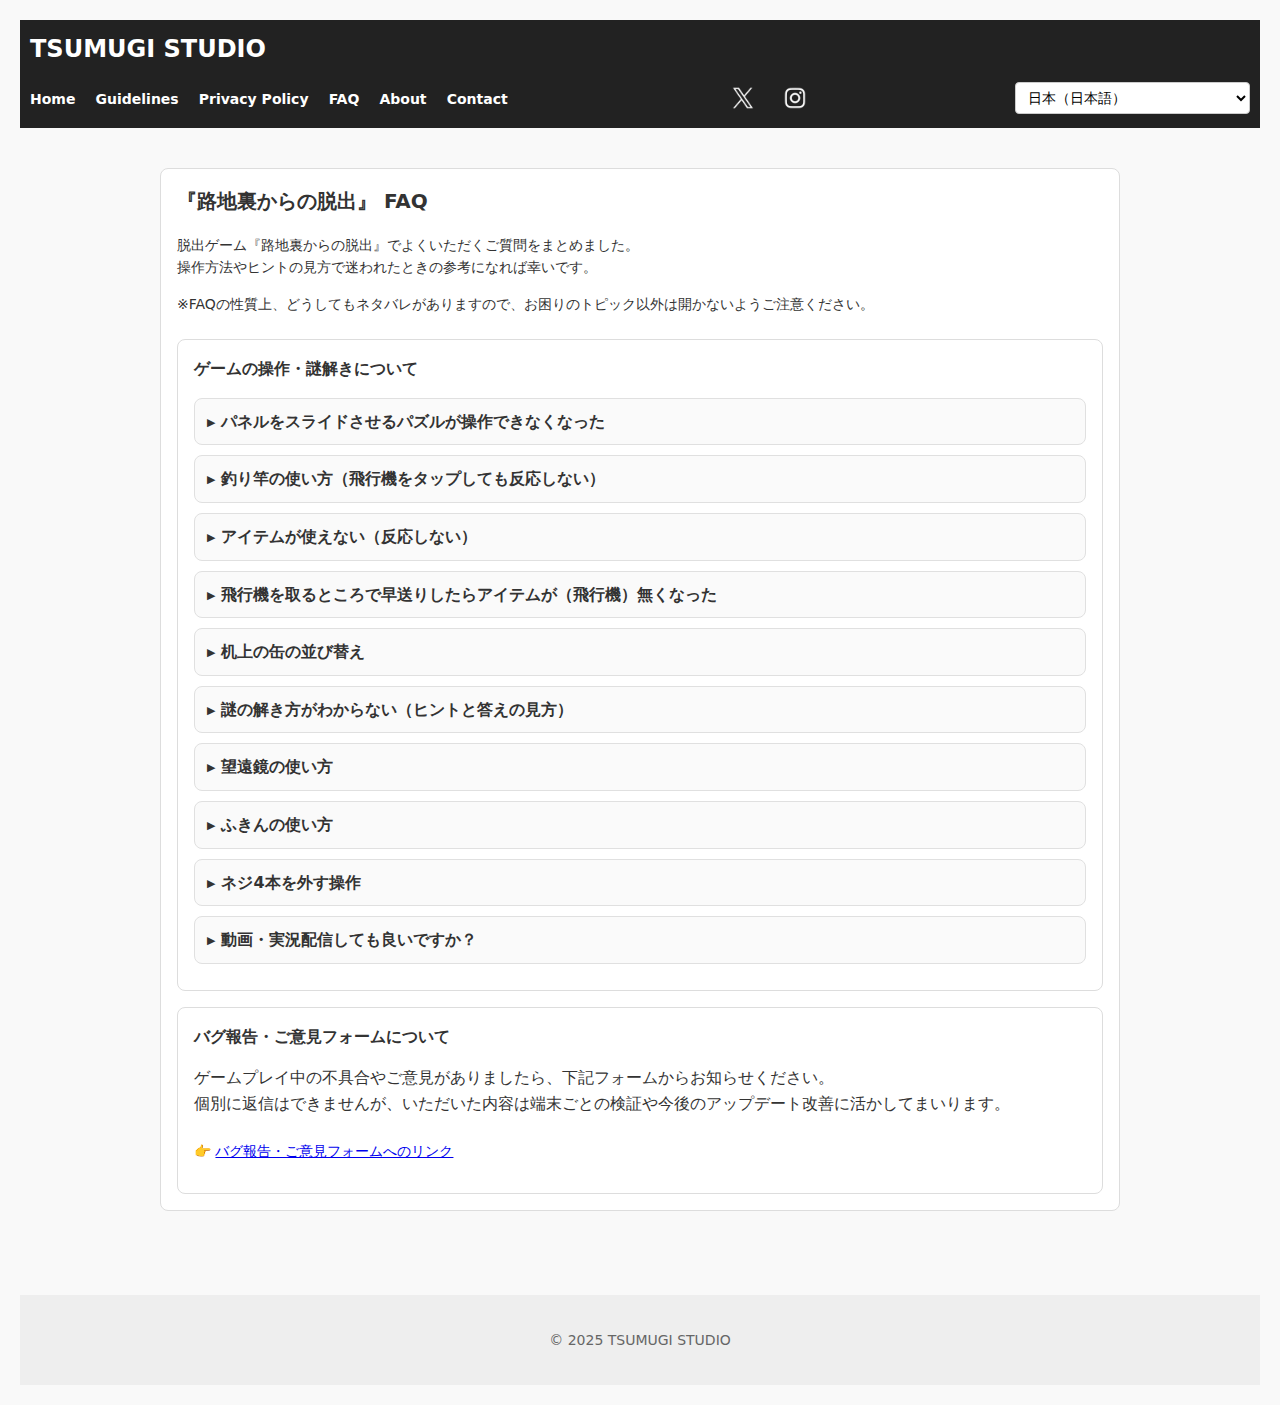
<file: faq.html>
<!DOCTYPE html>
<html lang="ja">
<head>
  <meta charset="UTF-8" />
  <meta name="viewport" content="width=device-width, initial-scale=1.0" />
  <title>FAQ | TSUMUGI STUDIO</title>
  <link rel="stylesheet" href="css/style.css" />
  <meta property="og:title" content="TSUMUGI STUDIO - FAQ" />
  <meta property="og:description" content="脱出ゲーム『路地裏からの脱出』の遊び方やヒントに関するよくあるご質問をまとめました。" />
  <meta property="og:image" content="https://www.tsumugistudio.com/images/ogp.png" />
  <meta property="og:url" content="https://www.tsumugistudio.com/faq.html" />
  <style>
    :root{--c:#007bff}

    body {
      font-family: system-ui, -apple-system, Segoe UI, Roboto, "Noto Sans JP",
        "Hiragino Kaku Gothic ProN", Meiryo, sans-serif;
      margin: 20px;
      background: #f9f9f9;
      color: #333;
    }

    header {margin-bottom: 20px;}
    header h1 {font-size: 24px;margin-bottom: 10px;}

    /* ヘッダー：ナビ＋言語セレクタを左右に配置 */
    .header-flex{
      display:flex;
      justify-content:space-between;
      align-items:center;
      flex-wrap:wrap;
      gap:12px;
    }

    .nav-links {margin-bottom: 0;}
    .nav-links a {
      margin-right: 15px;
      text-decoration: none;
      color: var(--c);
      font-weight: 600;
      font-size: 14px;
    }
    .nav-links a:hover {text-decoration: underline}

    /* ヘッダのリンクは既存デザインに合わせて白文字扱い */
    header .nav-links a,
    header .nav-links a:visited,
    header .nav-links a:active {
      color: #fff;
    }
    header .nav-links a:hover {
      color: #fff;
      opacity: .85;
      text-decoration: underline;
    }
    header .nav-links a:focus {
      outline: 2px solid #fff;
      outline-offset: 2px;
    }

    /* 右側の国・言語セレクタ */
    .lang-select-inline select{
      padding:6px 8px;
      border-radius:4px;
      border:1px solid #ccc;
      font-size:14px;
      min-width: 220px;
      background-color:#fff;
    }

    @media (max-width: 680px) {
      .header-flex{
        flex-direction:column;
        align-items:flex-start;
      }
    }

    /* 言語別パネル（index.htmlと同じ方式） */
    .lang-panel{
      display:none;
      background:#fff;
      border-radius:8px;
      padding:16px;
      border:1px solid #ddd;
      margin-bottom:24px;
    }
    .lang-panel.active{display:block}

    h2 {
      font-size: 20px;
      margin-top: 0;
    }
    .lead {
      font-size: 14px;
      line-height: 1.6;
      margin-bottom: 8px;
    }

    .faq-section {
      margin-top: 24px;
      padding: 16px;
      border-radius: 8px;
      border: 1px solid #ddd;
      background: #fff;
    }
    .faq-section + .faq-section {
      margin-top: 16px;
    }
    .faq-section h3 {
      margin-top: 0;
      font-size: 16px;
    }

    details {
      border-radius: 8px;
      border: 1px solid #e0e0e0;
      padding: 10px 12px;
      background: #fafafa;
      margin-bottom: 10px;
    }
    details[open] {
      background: #fff;
    }
    summary {
      cursor: pointer;
      font-weight: 600;
      list-style: none;
    }
    summary::-webkit-details-marker{display:none;}
    summary::before{
      content:"▶";
      display:inline-block;
      margin-right:6px;
      font-size: 11px;
      transform: translateY(-1px);
    }
    details[open] summary::before{
      content:"▼";
    }

    .note-small {
      font-size: 13px;
      color: #666;
      margin-top: 8px;
    }

    .youtube-link a {
      word-break: break-all;
    }

    .back-to-form {
      margin-top: 24px;
      font-size: 14px;
    }

    footer {
      text-align: center;
      margin-top: 40px;
      color: #666;
      font-size: 14px;
      padding: 20px;
    }

    main {
      max-width: 960px;
      margin: 0 auto;
    }

    /* X / Instagram アイコン共通 */
    .sns-links img {
      height: 40px;     /* お好みで 24〜32px くらいがバランス良い */
      width: auto;
      display: block;
    }
    
    /* SVGを直接埋め込んでいる場合はこちらも */
    .sns-links svg {
      height: 40px;
      width: 40px;      /* 正方形にしたい場合 */
    }

    .sns-links {
      display: flex;
      gap: 12px;
      align-items: center;
    }
    
  </style>
</head>
<body>
  <header>
    <h1>TSUMUGI STUDIO</h1>

    <div class="header-flex">
      <nav class="nav-links" aria-label="Primary">
        <a href="index.html">Home</a>
        <a href="streaming-guideline.html">Guidelines</a>
        <a href="privacy.html">Privacy Policy</a>
        <a href="faq.html">FAQ</a>
        <a href="about.html">About</a>
        <a href="contact.html">Contact</a>
      </nav>

      <div class="sns-links">
        <a href="https://x.com/Tsumugi_Studio" target="_blank" aria-label="X公式">
          <img src="images/icon_x.png" alt="X">
        </a>
        <a href="https://www.instagram.com/tsumugistudio_games" target="_blank" aria-label="Instagram公式">
          <img src="images/icon_instagram.png" alt="Instagram">
        </a>
      </div>

      <div class="lang-select-inline">
        <select id="lang-select" aria-label="Region / Language">
          <option value="jp">日本（日本語）</option>
          <option value="en">United States（English）</option>
          <option value="fr">France（Français）</option>
          <option value="de">Deutschland（Deutsch）</option>
          <option value="es">España（Español）</option>
          <option value="hk">香港（繁體中文）</option>
          <option value="tw">台灣（繁體中文）</option>
          <option value="kr">한국（한국어）</option>
          <option value="uk">Україна（Українська）</option>
          <option value="az">Azərbaycan（Azərbaycan dili）</option>
          <option value="hi">India（हिन्दी）</option>
        </select>
      </div>
    </div>
  </header>

  <main>
    <!-- ===================== 日本（日本語） ===================== -->
    <section class="lang-panel active" id="lang-jp" data-view="jp" lang="ja">
      <h2>『路地裏からの脱出』 FAQ</h2>
      <p class="lead">
        脱出ゲーム『路地裏からの脱出』でよくいただくご質問をまとめました。<br>
        操作方法やヒントの見方で迷われたときの参考になれば幸いです。
      </p>
      <p class="lead">
        ※FAQの性質上、どうしてもネタバレがありますので、お困りのトピック以外は開かないようご注意ください。
      </p>

      <section class="faq-section" aria-label="ゲームの操作・謎解き">
        <h3>ゲームの操作・謎解きについて</h3>

        <details>
          <summary>パネルをスライドさせるパズルが操作できなくなった</summary>
        
          <p>
            バグが原因です。大変申し訳ありません。
          </p>
        
          <p>
            下図のように <strong>空き枠が２か所</strong> の状態になった場合は、
            以下の手順で復旧し、セーブ済の地点からゲームを続行いただけます。
          </p>
        
          <img src="./images/faq/slide-puzzle-bug.png" alt="スライドパズルの不具合例">
        
          <p>
            【手順】
          </p>
        
          <ol>
            <li>
              <a href="https://play.google.com/store/apps/details?id=com.tsumugistudio.hiddenalleyescape&hl=ja-JP&gl=JP" target="_blank" rel="noopener">
                Google Play ストア
              </a>
              または
              <a href="https://apps.apple.com/jp/app/%E8%84%B1%E5%87%BA%E3%82%B2%E3%83%BC%E3%83%A0-%E8%B7%AF%E5%9C%B0%E8%A3%8F%E3%81%8B%E3%82%89%E3%81%AE%E8%84%B1%E5%87%BA/id6753702650" target="_blank" rel="noopener">
                App Store
              </a>
              からゲームを最新版にアップデート
            </li>
            <li>
              「Load Game」でゲームを再開
            </li>
            <li>
              パズル下部に表示される「Reset」ボタンをタップ
            </li>
          </ol>
        </details>

        <details>
          <summary>釣り竿の使い方（飛行機をタップしても反応しない）</summary>
          <p>
            釣り竿の使用操作（樹上の飛行機をつつく）についてお問い合わせを多くいただいているため、短い動画を用意しました。
          </p>
          <p class="youtube-link">
            🎥 動画はこちら：<br>
            <a href="https://youtube.com/shorts/bS9Eg3MhhQY" target="_blank" rel="noopener">
              https://youtube.com/shorts/bS9Eg3MhhQY
            </a>
          </p>
          <p class="note-small">
            動画と同じ操作をしても反応しない場合は、アイテムをドラッグ＆ドロップできない等の症状を、
            お手数ですが問い合わせフォームにできるだけ詳しくご記載ください。
          </p>
        </details>

        <details>
          <summary>アイテムが使えない（反応しない）</summary>
          <p>
            アイテムはドラッグ＆ドロップで使用します。
          </p>
          <p>
            画面下の青い帯に表示されているアイテムを、ゲーム画面内の目的の場所にドラッグ＆ドロップしてみてください。<br>
            （アイテムをドロップしたときに「ガッ！」と音がしたら当たり、ドロップしたときに「ピロピロッ！」と音がしたら外れです）
          </p>
          <p>
            ※アイテムの使い方などの操作説明は「？」印のプレートからも見ることができます。
          </p>
          <p>
            スタート地点近くの木の幹と、銀色のポストの左側にあります。探してみてください。
          </p>
        </details>

        <details>
          <summary>飛行機を取るところで早送りしたらアイテムが（飛行機）無くなった</summary>
          <p>
            飛行機がどこかに飛んで行っています。付近を探してみてください。
          </p>
        </details>

        <details>
          <summary>机上の缶の並び替え</summary>
          <p>
            持ち上げた缶をすぐ隣の缶と入れ替えることで、並び替えを進めることができます。
          </p>
          <ul>
            <li>缶をタップして持ち上げる</li>
            <li>持ち上げた缶の隣の缶をタップする</li>
          </ul>
        </details>

        <details>
          <summary>謎の解き方がわからない（ヒントと答えの見方）</summary>
          <p>ヒントと答えを見るには、次の手順をお試しください。</p>
          <ul>
            <li>ゲーム画面右上の電球マークをタップ</li>
            <li>左に「ヒント」、右に「答え」の引き出しがあります</li>
          </ul>
          <img src="./images/faq/FAQ-HintDrawer-JP.jpg" alt="ヒントと答えの見方">
          <p>まずは左の引き出しを開けて、ヒントをみてください。</p>
          <p>その後、右の引き出し（答え）の窓が灯り、右の引き出しも開けられるようになります。</p>
          <p class="note-small">
            ※ 引き出しの鍵は、ヒント画面右下の「広告を見る」ボタンから手に入ります。<br>
            （広告OFFアイテムを購入すると広告なしで引き出しの鍵を入手できるようになります）
          </p>
        </details>

        <details>
          <summary>望遠鏡の使い方</summary>
          <p>
            梯子を登った先で、ぼやけて見える風景に、望遠鏡をドラッグ＆ドロップしてみてください。<br>
            何かが起こります。
          </p>
        </details>

        <details>
          <summary>ふきんの使い方</summary>
          <p>
            ふきんをある場所で使うと、画面上にふきんが表示された状態になります。
          </p>
          <p>
            その状態で、画面上のふきんに別のアイテムをドラッグ＆ドロップすると、何かが起こりますので、お試しください。
          </p>
        </details>

        <details>
          <summary>ネジ4本を外す操作</summary>
          <p>
            テンキーパッドの四隅にドライバーをドラッグアンドドロップしてみてください。
          </p>
          <p>
            右上のネジは「緩んだ状態」、その他のネジは「外れた状態」になります（所持品のドライバーは消えます）。
          </p>
        </details>

        <details>
          <summary>動画・実況配信しても良いですか？</summary>
          <p>
            配信を歓迎いたします。
          </p>
          <p>
            <a href="streaming-guideline.html">配信のガイドライン</a>を掲載していますので、ご一読お願いいたします。
          </p>
          <p>
            配信に関してご不明な点がありましたら、<a href="contact.html">メール</a>又は
            <a href="https://x.com/Tsumugi_Studio" target="_blank" rel="noopener">公式X</a>のダイレクトメッセージでお問い合わせください。
          </p>
        </details>
      </section>

      <section class="faq-section" aria-label="お問い合わせについて">
        <h3>バグ報告・ご意見フォームについて</h3>
        <p>
          ゲームプレイ中の不具合やご意見がありましたら、下記フォームからお知らせください。<br>
          個別に返信はできませんが、いただいた内容は端末ごとの検証や今後のアップデート改善に活かしてまいります。
        </p>
        <p class="back-to-form">
          👉 <a href="https://forms.gle/c8Y4knQpz3s53pad6">バグ報告・ご意見フォームへのリンク</a>
        </p>
      </section>
    </section>

    <!-- ===================== United States（English） ===================== -->
    <section class="lang-panel" id="lang-en" data-view="en" lang="en">
      <h2>Escape Game: The Hidden Alley – FAQ</h2>
      <p class="lead">
        Here you’ll find frequently asked questions about <em>Escape Game: The Hidden Alley</em>.<br>
        If you’re unsure about the controls or how to view hints and answers, please take a look here.
      </p>
      <p class="lead">
        Because this is an FAQ, some answers contain spoilers. To avoid spoiling the puzzles,
        we recommend opening only the topics you’re currently stuck on.
      </p>

      <section class="faq-section" aria-label="Gameplay & puzzles">
        <h3>Gameplay & puzzles</h3>

        <details>
          <summary>The slide puzzle won’t respond</summary>
        
          <p>
            This is caused by a bug. We’re very sorry.
          </p>
        
          <p>
            If the puzzle ends up with <strong>two empty spaces</strong> as shown below,
            you can recover by following the steps below and continue from your saved progress.
          </p>
        
          <img src="./images/faq/slide-puzzle-bug.png" alt="Example of the slide puzzle bug (two empty spaces)">
        
          <p>
            【Steps】
          </p>
        
          <ol>
            <li>
              Update the game to the latest version from
              <a href="https://play.google.com/store/apps/details?id=com.tsumugistudio.hiddenalleyescape&hl=en-US&gl=US" target="_blank" rel="noopener">Google Play</a>
              or
              <a href="https://apps.apple.com/us/app/escape-game-the-hidden-alley/id6753702650" target="_blank" rel="noopener">the App Store</a>.
            </li>
            <li>
              Resume the game via “Load Game”.
            </li>
            <li>
              Tap the “Reset” button shown below the puzzle.
            </li>
          </ol>
        </details>

        <details>
          <summary>Items don’t work / nothing happens</summary>
          <p>
            Items are used by drag &amp; drop.
          </p>
          <p>
            Try dragging an item from the blue bar at the bottom of the screen onto the place
            where you want to use it in the game.<br>
            If you hear a solid “clunk!” sound when you drop it, that means you’re correct.
            A light “pip-pip!” sound means the item doesn’t go there.
          </p>
          <p>
            You can also check the basic controls (including how to use items) from the plate marked with a “?”.
          </p>
          <p>
            You can find these plates on the tree trunk near the starting point,
            and on the left side of the silver mailbox. Please look around that area.
          </p>
        </details>

        <details>
          <summary>The paper glider item disappeared when I fast-forwarded</summary>
          <p>
            The paper glider flies off to a nearby spot. Please look carefully around the area —
            it has fallen somewhere close by.
          </p>
        </details>

        <details>
          <summary>How do I rearrange the cans on the desk?</summary>
          <p>
            You can rearrange the cans by swapping a lifted can with the one right next to it.
          </p>
          <ul>
            <li>Tap a can to lift it.</li>
            <li>Then tap the adjacent can to swap their positions.</li>
          </ul>
        </details>

        <details>
          <summary>I don’t know how to solve a puzzle (how to see hints and answers)</summary>
          <p>To view hints and answers, please try the steps below:</p>
          <ul>
            <li>Tap the light-bulb icon at the top-right of the game screen.</li>
            <li>You’ll see two drawers: “Hint” on the left, and “Answer” on the right.</li>
          </ul>
          <img src="./images/faq/FAQ-HintDrawer-EN.jpg" alt="hints and answers">
          <p>Please open the left drawer first and read the hint.</p>
          <p>
            After that, the window on the right (Answer) will light up, and you’ll be able to open the answer drawer as well.
          </p>
          <p class="note-small">
            Notes: You can obtain keys for the drawers via the “Watch Ad” button at the bottom-right
            of the hint screen. If you purchase the Remove Ads item, you’ll be able to get keys without watching ads.
          </p>
        </details>

        <details>
          <summary>How do I use the telescope?</summary>
          <p>
            After climbing the ladder, drag &amp; drop the telescope onto the blurry scenery you see in the distance.<br>
            Something will happen.
          </p>
        </details>

        <details>
          <summary>How do I use the cloth?</summary>
          <p>
            If you use the cloth in a certain spot, a large cloth will appear over the screen.
          </p>
          <p>
            While the cloth is showing, try dragging &amp; dropping another item onto it.
            Something will happen, so please give it a try.
          </p>
        </details>

        <details>
          <summary>How do I remove the four screws?</summary>
          <p>
            Try dragging and dropping the screwdriver onto each of the four corners of the keypad.
          </p>
          <p>
            The top-right screw will be left in a “loosened” state,
            and the other screws will be “removed”. (The screwdriver item will disappear from your inventory.)
          </p>
        </details>

        <details>
          <summary>How do I use the fishing rod?</summary>
          <p>
            We’ve received many questions about how to operate the fishing rod,
            so we’ve prepared a short video.
          </p>
          <p class="youtube-link">
            🎥 Watch the video here:<br>
            <a href="https://youtube.com/shorts/bS9Eg3MhhQY" target="_blank" rel="noopener">
              https://youtube.com/shorts/bS9Eg3MhhQY
            </a>
          </p>
          <p class="note-small">
            If the game still doesn’t react even when you perform the same actions as in the video
            (for example, if you can’t drag &amp; drop items),
            please let us know via the contact form and describe your situation in as much detail as possible.
          </p>
        </details>

        <details>
          <summary>Can I stream or upload gameplay videos?</summary>
          <p>
            Yes — you’re very welcome to stream or create videos.
          </p>
          <p>
            Please read our <a href="streaming-guideline.html">streaming guidelines</a> in advance.
          </p>
          <p>
            If you have any questions about streaming, feel free to contact us via
            <a href="contact.html">email (contact form)</a> or direct message on our
            <a href="https://x.com/Tsumugi_Studio" target="_blank" rel="noopener">official X account</a>.
          </p>
        </details>
      </section>

      <section class="faq-section" aria-label="Bug report & feedback form">
        <h3>About the bug report / feedback form</h3>
        <p>
          If you find any issues while playing, or have feedback you’d like to share,
          please use the form below.<br>
          We’re not able to reply to each submission individually, but we use all reports
          to help us test devices and improve future updates.
        </p>
        <p class="back-to-form">
          👉 <a href="https://forms.gle/Wc3hrPJBoBMu9mYD9">Bug report &amp; feedback form</a>
        </p>
      </section>
    </section>

    <!-- ===================== France（Français） ===================== -->
    <section class="lang-panel" id="lang-fr" data-view="fr" lang="fr">
      <h2>Escape Room Game Ruelle Cachée – FAQ</h2>
      <p class="lead">
        Voici les questions les plus fréquemment posées concernant
        <em>Escape Room Game Ruelle Cachée</em>.<br>
        Si vous avez besoin d’aide pour les contrôles ou la consultation des indices et solutions,
        veuillez consulter cette page.
      </p>
      <p class="lead">
        Certains contenus peuvent contenir des informations liées aux énigmes.
        Pour éviter les spoilers, nous vous conseillons d’ouvrir uniquement les sections
        correspondant à l’endroit où vous êtes bloqué(e).
      </p>
    
      <section class="faq-section" aria-label="Gameplay & énigmes">
        <h3>Jeu & énigmes</h3>

        <details>
          <summary>Le puzzle coulissant ne répond plus</summary>
        
          <p>
            Cela est dû à un bug. Nous sommes désolés.
          </p>
        
          <p>
            Si vous voyez <strong>deux cases vides</strong> comme sur l’image ci-dessous,
            suivez les étapes ci-dessous pour rétablir la situation et reprendre à partir de votre sauvegarde.
          </p>
        
          <img src="./images/faq/slide-puzzle-bug.png" alt="Exemple du bug du puzzle coulissant (deux cases vides)">
        
          <p>
            【Étapes】
          </p>
        
          <ol>
            <li>
              Mettez le jeu à jour vers la dernière version depuis
              <a href="https://play.google.com/store/apps/details?id=com.tsumugistudio.hiddenalleyescape&hl=fr" target="_blank" rel="noopener">Google Play</a>
              ou
              <a href="https://https://apps.apple.com/fr/app/escape-room-game-ruelle-cach%C3%A9e/id6753702650" target="_blank" rel="noopener">l’App Store</a>.
            </li>
            <li>
              Reprenez la partie via « Load Game ».
            </li>
            <li>
              Appuyez sur le bouton « Reset » affiché sous le puzzle.
            </li>
          </ol>
        </details>
        
        <details>
          <summary>Un objet ne fonctionne pas / aucune réaction</summary>
          <p>
            Les objets s’utilisent par glisser-déposer (drag &amp; drop).
          </p>
          <p>
            Essayez de faire glisser un objet de la barre bleue en bas de l’écran vers
            l’endroit où vous souhaitez l’utiliser.<br>
            Si vous entendez un «&nbsp;clac&nbsp;!&nbsp;», c’est le bon endroit.
            Un son plus léger signifie que ce n’est pas correct.
          </p>
          <p>
            Le panneau «&nbsp;?&nbsp;» contient aussi un rappel des contrôles.
            Vous pouvez en trouver près du point de départ et à gauche de la boîte aux lettres argentée.
          </p>
        </details>
    
        <details>
          <summary>L’avion en papier a disparu après un passage rapide</summary>
          <p>
            Il ne disparaît pas&nbsp;: il tombe quelque part juste à côté.
            Cherchez bien dans les environs.
          </p>
        </details>
    
        <details>
          <summary>Réorganisation des canettes sur le bureau</summary>
          <p>
            Soulevez une canette puis touchez celle située juste à côté pour échanger leurs positions.
          </p>
        </details>
    
        <details>
          <summary>Je ne trouve pas la solution (indices / réponses)</summary>
          <p>Essayez la procédure suivante&nbsp;:</p>
          <ul>
            <li>Appuyer sur l’icône d’ampoule en haut à droite</li>
            <li>Onglet de gauche = indice / onglet de droite = réponse</li>
          </ul>
          <img src="./images/faq/FAQ-HintDrawer-FR.jpg" alt="indices and réponses">
          <p>
            Les réponses nécessitent d’obtenir une clé via le bouton «&nbsp;Regarder une publicité&nbsp;».
            Si vous achetez l’option «&nbsp;Supprimer les pubs&nbsp;», vous pourrez obtenir les clés sans publicité.
          </p>
        </details>
    
        <details>
          <summary>Comment utiliser le télescope&nbsp;?</summary>
          <p>
            Après avoir grimpé à l’échelle, utilisez le télescope sur la zone floue au loin.
            Quelque chose se produira.
          </p>
        </details>
    
        <details>
          <summary>Comment utiliser le chiffon&nbsp;?</summary>
          <p>
            S’il est utilisé au bon endroit, un grand chiffon recouvre l’écran.
            Essayez d’y glisser un autre objet.
          </p>
        </details>
    
        <details>
          <summary>Comment enlever les quatre vis&nbsp;?</summary>
          <p>
            Glissez le tournevis sur les quatre coins du clavier numérique.
          </p>
          <p>
            Une des vis restera légèrement desserrée, et les autres tomberont.
          </p>
        </details>
    
        <details>
          <summary>La canne à pêche</summary>
          <p>
            Nous avons préparé une courte vidéo explicative.
          </p>
          <p class="youtube-link">
            🎥 Vidéo ici&nbsp;:<br>
            <a href="https://youtube.com/shorts/bS9Eg3MhhQY" target="_blank" rel="noopener">
              https://youtube.com/shorts/bS9Eg3MhhQY
            </a>
          </p>
        </details>
    
        <details>
          <summary>Puis-je streamer ou publier des vidéos&nbsp;?</summary>
          <p>
            Oui&nbsp;! Vous êtes les bienvenu(e)s à partager vos vidéos de gameplay.
          </p>
          <p>
            Merci de consulter d’abord nos
            <a href="streaming-guideline.html">directives de diffusion</a>.
          </p>
        </details>
      </section>
    
      <section class="faq-section" aria-label="Formulaire de contact">
        <h3>Signaler un bug / Envoyer un avis</h3>
        <p>
          Si vous rencontrez un problème ou souhaitez faire une suggestion,
          merci d’utiliser le formulaire ci-dessous.<br>
          Nous ne pouvons pas répondre à chaque message individuellement,
          mais toutes les remarques nous aident à améliorer le jeu.
        </p>
        <p class="back-to-form">
          👉 <a href="https://forms.gle/Wc3hrPJBoBMu9mYD9">Formulaire de retour</a>
        </p>
      </section>
    </section>

    <!-- ===================== Deutschland（Deutsch） ===================== -->
    <section class="lang-panel" id="lang-de" data-view="de" lang="de">
      <h2>Escape Room Game HINTERGASSE – FAQ</h2>
      <p class="lead">
        Hier finden Sie häufig gestellte Fragen zu
        <em>Escape Room Game HINTERGASSE</em>.<br>
        Wenn Sie Fragen zu Bedienung, Hinweisen oder Lösungen haben,
        hilft Ihnen diese Seite weiter.
      </p>
      <p class="lead">
        Einige Antworten enthalten Spoiler.
        Öffnen Sie bitte nur die Themen, bei denen Sie gerade nicht weiterkommen.
      </p>
    
      <section class="faq-section" aria-label="Spiel & Rätsel">
        <h3>Spiel & Rätsel</h3>
    
        <details>
          <summary>Das Schiebepuzzle reagiert nicht mehr</summary>
        
          <p>
            Dies wird durch einen Bug verursacht. Es tut uns sehr leid.
          </p>
        
          <p>
            Wenn – wie unten gezeigt – <strong>zwei leere Felder</strong> entstehen,
            können Sie das Problem mit den folgenden Schritten beheben und ab Ihrem Spielstand fortsetzen.
          </p>
        
          <img src="./images/faq/slide-puzzle-bug.png" alt="Beispiel für den Schiebepuzzle-Bug (zwei leere Felder)">
        
          <p>
            【Schritte】
          </p>
        
          <ol>
            <li>
              Aktualisieren Sie das Spiel auf die neueste Version über
              <a href="https://play.google.com/store/apps/details?id=com.tsumugistudio.hiddenalleyescape&hl=de" target="_blank" rel="noopener">Google Play</a>
              oder den
              <a href="https://https://apps.apple.com/de/app/escape-room-game-hintergasse/id6753702650" target="_blank" rel="noopener">App Store</a>.
            </li>
            <li>
              Starten Sie das Spiel über „Load Game“ erneut.
            </li>
            <li>
              Tippen Sie auf die Schaltfläche „Reset“ unter dem Puzzle.
            </li>
          </ol>
        </details>
        
        <details>
          <summary>Gegenstand funktioniert nicht / keine Reaktion</summary>
          <p>
            Gegenstände werden per Drag &amp; Drop verwendet.
          </p>
          <p>
            Ziehen Sie einen Gegenstand aus der blauen Leiste unten an die gewünschte Stelle.<br>
            Ein „Klack!“ bedeutet richtig, ein leichter Ton bedeutet falsch.
          </p>
          <p>
            Eine Übersicht über die Steuerung finden Sie auch auf den Schildern mit „?“
            in der Nähe des Startpunkts und links vom silbernen Briefkasten.
          </p>
        </details>
    
        <details>
          <summary>Das Papierflugzeug ist verschwunden</summary>
          <p>
            Es landet ganz in der Nähe. Bitte suchen Sie genau nach.
          </p>
        </details>
    
        <details>
          <summary>Getränkedosen neu anordnen</summary>
          <p>
            Dose anheben → benachbarte Dose antippen → beide tauschen die Position.
          </p>
        </details>
    
        <details>
          <summary>Hinweise & Lösungen ansehen</summary>
          <p>So geht’s:</p>
          <ul>
            <li>Glühbirnen-Symbol oben rechts antippen</li>
            <li>Links = Hinweis / Rechts = Lösung</li>
          </ul>
          <img src="./images/faq/FAQ-HintDrawer-DE.jpg" alt="Hinweise & Lösung">
          <p>
            Lösungen benötigen einen Schlüssel, den Sie über die Werbung freischalten können.
            Mit „Werbung entfernen“ geht es ohne Werbung.
          </p>
        </details>
    
        <details>
          <summary>Fernrohr verwenden</summary>
          <p>
            Oben auf der Leiter – Fernrohr auf den verschwommenen Bereich richten.
          </p>
        </details>
    
        <details>
          <summary>Tuch verwenden</summary>
          <p>
            Am richtigen Ort wird das Tuch groß angezeigt.
            Dann anderen Gegenstand darauf ziehen.
          </p>
        </details>
    
        <details>
          <summary>Vier Schrauben entfernen</summary>
          <p>
            Schraubendreher auf alle vier Ecken des Keypads ziehen.
          </p>
          <p>
            Eine Schraube bleibt locker, die anderen fallen heraus.
          </p>
        </details>
    
        <details>
          <summary>Angel</summary>
          <p>
            Kurzes Erklärvideo:
          </p>
          <p class="youtube-link">
            🎥 Video:<br>
            <a href="https://youtube.com/shorts/bS9Eg3MhhQY" target="_blank" rel="noopener">
              https://youtube.com/shorts/bS9Eg3MhhQY
            </a>
          </p>
        </details>
    
        <details>
          <summary>Darf ich streamen?</summary>
          <p>
            Ja&nbsp;— Streaming und Video-Uploads sind erlaubt!
          </p>
          <p>
            Bitte vorher unsere
            <a href="streaming-guideline.html">Streaming-Richtlinien</a> lesen.
          </p>
        </details>
      </section>
    
      <section class="faq-section" aria-label="Feedback-Formular">
        <h3>Bug melden / Feedback geben</h3>
        <p>
          Wenn Probleme auftreten oder Sie Vorschläge haben, verwenden Sie bitte das Formular unten.<br>
          Rückmeldungen helfen uns sehr bei zukünftigen Verbesserungen.
        </p>
        <p class="back-to-form">
          👉 <a href="https://forms.gle/Wc3hrPJBoBMu9mYD9">Feedback-Formular</a>
        </p>
      </section>
    </section>

    <!-- ===================== España（Español） ===================== -->
    <section class="lang-panel" id="lang-es" data-view="es" lang="es">
      <h2>Escape Game Callejón Secreto – Preguntas frecuentes</h2>
      <p class="lead">
        Aquí encontrarás respuestas a las preguntas más comunes sobre
        <em>Escape Game Callejón Secreto</em>.<br>
        Si no sabes cómo usar un objeto o ver pistas y respuestas, revisa esta página.
      </p>
      <p class="lead">
        Algunas respuestas pueden contener información de los puzles.
        Para evitar spoilers, abre solo el tema donde estés atascado.
      </p>
    
      <section class="faq-section" aria-label="Juego y puzles">
        <h3>Juego y puzles</h3>
    
        <details>
          <summary>El rompecabezas deslizante no responde</summary>
        
          <p>
            Esto se debe a un error. Lo sentimos mucho.
          </p>
        
          <p>
            Si el rompecabezas queda con <strong>dos espacios vacíos</strong> como en la imagen,
            puedes recuperarlo siguiendo los pasos y continuar desde tu partida guardada.
          </p>
        
          <img src="./images/faq/slide-puzzle-bug.png" alt="Ejemplo del error del rompecabezas deslizante (dos espacios vacíos)">
        
          <p>
            【Pasos】
          </p>
        
          <ol>
            <li>
              Actualiza el juego a la última versión desde
              <a href="https://play.google.com/store/apps/details?id=com.tsumugistudio.hiddenalleyescape&hl=es" target="_blank" rel="noopener">Google Play</a>
              o la
              <a href="https://apps.apple.com/es/app/escape-game-callej%C3%B3n-secreto/id6753702650" target="_blank" rel="noopener">App Store</a>.
            </li>
            <li>
              Reanuda el juego con “Load Game”.
            </li>
            <li>
              Toca el botón “Reset” que aparece debajo del rompecabezas.
            </li>
          </ol>
        </details>

        <details>
          <summary>Un objeto no funciona / no hay reacción</summary>
          <p>
            Los objetos se usan arrastrando y soltando (drag &amp; drop).
          </p>
          <p>
            Arrastra un objeto desde la barra azul inferior hacia la zona donde quieras usarlo.<br>
            Si suena un “¡clack!”, es el lugar correcto.
            Un sonido ligero significa que ese no es el sitio.
          </p>
          <p>
            También puedes comprobar los controles en los carteles con “?” cerca del inicio
            y a la izquierda del buzón plateado.
          </p>
        </details>
    
        <details>
          <summary>El avión de papel desapareció</summary>
          <p>
            No desaparece: cae en algún lugar cercano. Búscalo con atención.
          </p>
        </details>
    
        <details>
          <summary>Cómo reorganizar las latas</summary>
          <p>
            Toca una lata para levantarla, luego toca la de al lado para intercambiar su posición.
          </p>
        </details>
    
        <details>
          <summary>No sé cómo resolver el puzle (pistas / respuestas)</summary>
          <p>Sigue estos pasos:</p>
          <ul>
            <li>Toca el icono de bombilla arriba a la derecha</li>
            <li>Izquierda = pista / Derecha = respuesta</li>
          </ul>
          <img src="./images/faq/FAQ-HintDrawer-ES.jpg" alt="pistas & respuestas">
          <p>
            Para ver respuestas, necesitas una llave obtenida al ver un anuncio.
            Si compras «Eliminar anuncios», podrás conseguir llaves sin publicidad.
          </p>
        </details>
    
        <details>
          <summary>Cómo usar el telescopio</summary>
          <p>
            Tras subir la escalera, úsalo sobre el paisaje borroso del fondo.
          </p>
        </details>
    
        <details>
          <summary>Cómo usar el paño</summary>
          <p>
            Si se usa en el lugar correcto, aparece un paño grande en la pantalla.
            Arrastra otro objeto encima.
          </p>
        </details>
    
        <details>
          <summary>Cómo retirar los cuatro tornillos</summary>
          <p>
            Arrastra el destornillador a cada esquina del teclado numérico.
          </p>
          <p>
            Un tornillo queda flojo y los demás se retiran.
          </p>
        </details>
    
        <details>
          <summary>Caña de pescar</summary>
          <p>
            Hemos preparado un breve video explicativo:
          </p>
          <p class="youtube-link">
            🎥 Video:<br>
            <a href="https://youtube.com/shorts/bS9Eg3MhhQY" target="_blank" rel="noopener">
              https://youtube.com/shorts/bS9Eg3MhhQY
            </a>
          </p>
        </details>
    
        <details>
          <summary>¿Puedo hacer streaming o publicar videos?</summary>
          <p>
            ¡Sí! Se permite transmitir y compartir contenido del juego.
          </p>
          <p>
            Consulta primero nuestras
            <a href="streaming-guideline.html">directrices de streaming</a>.
          </p>
        </details>
      </section>
    
      <section class="faq-section" aria-label="Formulario de contacto">
        <h3>Reporte de errores y comentarios</h3>
        <p>
          Si encuentras un problema o tienes sugerencias,
          utiliza el siguiente formulario.<br>
          No podemos responder individualmente, pero todo el feedback ayuda a mejorar el juego.
        </p>
        <p class="back-to-form">
          👉 <a href="https://forms.gle/Wc3hrPJBoBMu9mYD9">Formulario de reporte</a>
        </p>
      </section>
    </section>

    <!-- ===================== 香港（繁體中文・香港） ===================== -->
    <section class="lang-panel" id="lang-hk" data-view="hk" lang="zh-Hant">
      <h2>《從巷弄中逃出》常見問題（FAQ）</h2>
      <p class="lead">
        這裡整理了關於逃脫遊戲《從巷弄中逃出》的常見問題。<br>
        當你不確定操作方式，或不知道怎麼查看提示／答案時，可以參考本頁內容。
      </p>
      <p class="lead">
        由於 FAQ 的性質，內容難免會包含解謎相關的提示。<br>
        若不想被劇透，建議只打開自己卡關的項目。
      </p>

      <section class="faq-section" aria-label="遊戲操作與解謎">
        <h3>遊戲操作與解謎</h3>

        <details>
          <summary>滑動拼圖無法操作</summary>
        
          <p>
            這是由於 Bug 造成的。非常抱歉。
          </p>
        
          <p>
            若如下圖所示出現 <strong>兩個空格</strong> 的狀態，
            請依照以下步驟復原，並可從已儲存的進度繼續遊玩。
          </p>
        
          <img src="./images/faq/slide-puzzle-bug.png" alt="滑動拼圖錯誤示例（出現兩個空格）">
        
          <p>
            【步驟】
          </p>
        
          <ol>
            <li>
              請在
              <a href="https://play.google.com/store/apps/details?id=com.tsumugistudio.hiddenalleyescape&hl=zh-HK&gl=HK" target="_blank" rel="noopener">Google Play</a>
              或
              <a href="https://apps.apple.com/hk/app/%E9%80%83%E8%84%AB%E9%81%8A%E6%88%B2-%E5%BE%9E%E5%B7%B7%E5%BC%84%E4%B8%AD%E9%80%83%E5%87%BA/id6753702650" target="_blank" rel="noopener">App Store</a>
              將遊戲更新至最新版本
            </li>
            <li>
              透過「Load Game」重新開始遊戲
            </li>
            <li>
              點擊拼圖下方顯示的「Reset」按鈕
            </li>
          </ol>
        </details>

        <details>
          <summary>道具無法使用（沒有反應）</summary>
          <p>
            道具需要透過拖曳（Drag &amp; Drop）來使用。
          </p>
          <p>
            請把畫面下方藍色欄位中的道具，拖曳到遊戲畫面中想使用的地方。<br>
            若放下時聽到「咔！」的一聲，代表位置正確；若是輕快的「叮叮～」聲，
            則表示這裡不能使用。
          </p>
          <p>
            道具的使用方式等操作說明，也可以從標有「？」的牌子查看。
          </p>
          <p>
            牌子位於起點附近的樹幹，以及銀色郵筒左邊的位置，請在附近找找看。
          </p>
        </details>

        <details>
          <summary>在拿飛機的地方快轉後，道具（飛機）不見了</summary>
          <p>
            紙飛機會飛到附近的某個地方。請仔細在周圍找找看，其實就掉在不遠處。
          </p>
        </details>

        <details>
          <summary>桌上的罐子要怎麼重新排列？</summary>
          <p>
            將拿起來的罐子與緊鄰的罐子交換位置，就能慢慢完成排序。
          </p>
          <ul>
            <li>點一下罐子，讓它被舉起。</li>
            <li>再點擊旁邊的罐子，就會和手上的罐子交換位置。</li>
          </ul>
        </details>

        <details>
          <summary>看不懂謎題怎麼解（提示與答案的查看方式）</summary>
          <p>若想查看提示或答案，請依照以下步驟操作：</p>
          <ul>
            <li>點擊遊戲畫面右上角的燈泡圖示。</li>
            <li>畫面會出現兩個抽屜：左邊是「提示」，右邊是「答案」。</li>
          </ul>
          <img src="./images/faq/FAQ-HintDrawer-TC.jpg" alt="提示 & 答案">
          <p>請先打開左邊的抽屜，看看提示內容。</p>
          <p>之後右邊（答案）那一側的窗格會亮起，就可以打開答案的抽屜。</p>
          <p class="note-small">
            ※ 抽屜的鑰匙可以從提示畫面右下方的「觀看廣告」按鈕取得。<br>
            若購買了「移除廣告」道具，就能在不看廣告的情況下獲得鑰匙。
          </p>
        </details>

        <details>
          <summary>望遠鏡怎麼用？</summary>
          <p>
            爬上梯子之後，將望遠鏡拖曳到遠方模糊的景色上試試看，會有些變化發生。
          </p>
        </details>

        <details>
          <summary>抹布怎麼用？</summary>
          <p>
            在某個地方使用抹布後，畫面上會顯示一塊放大的抹布。
          </p>
          <p>
            在抹布顯示的狀態下，把其他道具拖曳到抹布上，就會發生一些事情，請試試看。
          </p>
        </details>

        <details>
          <summary>四顆螺絲要怎麼拆？</summary>
          <p>
            請試著把螺絲起子拖曳到數字鍵盤的四個角落。
          </p>
          <p>
            右上角的螺絲會變成「鬆開但還留著」的狀態，
            其他三顆則會「被拆下來」（道具欄中的螺絲起子會消失）。
          </p>
        </details>

        <details>
          <summary>釣竿的使用方式</summary>
          <p>
            由於收到不少關於釣竿操作的詢問，我們另行準備了一支簡短的示範影片。
          </p>
          <p class="youtube-link">
            🎥 影片連結：<br>
            <a href="https://youtube.com/shorts/bS9Eg3MhhQY" target="_blank" rel="noopener">
              https://youtube.com/shorts/bS9Eg3MhhQY
            </a>
          </p>
          <p class="note-small">
            如果照著影片中的操作，遊戲仍然沒有反應（例如道具無法拖曳）等情況，<br>
            麻煩在回報表單中盡量詳細描述你的狀況。
          </p>
        </details>

        <details>
          <summary>可以錄製或直播遊戲實況嗎？</summary>
          <p>
            非常歡迎你錄製影片或進行直播。
          </p>
          <p>
            請先閱讀我們的<a href="streaming-guideline.html">直播／錄製指南</a>。
          </p>
          <p>
            若對實況相關規則有任何疑問，歡迎透過
            <a href="contact.html">電子郵件（聯絡表單）</a>或
            <a href="https://x.com/Tsumugi_Studio" target="_blank" rel="noopener">官方 X 帳號私訊</a>與我們聯繫。
          </p>
        </details>
      </section>

      <section class="faq-section" aria-label="錯誤回報與意見表單">
        <h3>關於錯誤回報／意見表單</h3>
        <p>
          如果在遊戲中遇到問題，或有任何建議，歡迎透過下方表單告訴我們。<br>
          我們無法一一回覆，但所有回饋都會用於不同裝置的測試，以及未來更新的改善。
        </p>
        <p class="back-to-form">
          👉 <a href="https://forms.gle/XXuWb3CJpoecTyFF9">錯誤回報／意見表單</a>
        </p>
      </section>
    </section>

    <!-- ===================== 台灣（繁體中文・台灣） ===================== -->
    <section class="lang-panel" id="lang-tw" data-view="tw" lang="zh-Hant">
      <h2>《從巷弄中逃出》常見問題（FAQ）</h2>
      <p class="lead">
        這裡整理了關於逃脫遊戲《從巷弄中逃出》的常見問題。<br>
        當你不確定操作方式，或不知道怎麼查看提示／答案時，可以參考本頁內容。
      </p>
      <p class="lead">
        因為 FAQ 難免包含解謎相關的提示，<br>
        若不想被劇透，建議只打開自己卡關的項目。
      </p>

      <!-- 本文は香港版と共通。必要なら将来分岐可 -->
      <section class="faq-section" aria-label="遊戲操作與解謎">
        <h3>遊戲操作與解謎</h3>

        <!-- 同じ内容を再掲（翻訳はHKと共通） -->
        <details>
          <summary>道具無法使用（沒有反應）</summary>
          <p>
            道具需要透過拖曳（Drag &amp; Drop）來使用。
          </p>
          <p>
            請把畫面下方藍色欄位中的道具，拖曳到遊戲畫面中想使用的地方。<br>
            若放下時聽到「咔！」的一聲，代表位置正確；若是輕快的「叮叮～」聲，
            則表示這裡不能使用。
          </p>
          <p>
            道具的使用方式等操作說明，也可以從標有「？」的牌子查看。
          </p>
          <p>
            牌子位於起點附近的樹幹，以及銀色郵筒左邊的位置，請在附近找找看。
          </p>
        </details>

        <details>
          <summary>滑動拼圖無法操作</summary>
        
          <p>
            這是由於 Bug 造成的。非常抱歉。
          </p>
        
          <p>
            若如下圖所示出現 <strong>兩個空格</strong> 的狀態，
            請依照以下步驟復原，並可從已儲存的進度繼續遊玩。
          </p>
        
          <img src="./images/faq/slide-puzzle-bug.png" alt="滑動拼圖錯誤示例（出現兩個空格）">
        
          <p>
            【步驟】
          </p>
        
          <ol>
            <li>
              請至
              <a href="https://play.google.com/store/apps/details?id=com.tsumugistudio.hiddenalleyescape&hl=zh-TW&gl=TW" target="_blank" rel="noopener">Google Play</a>
              或
              <a href="https://apps.apple.com/tw/app/%E9%80%83%E8%84%AB%E9%81%8A%E6%88%B2-%E5%BE%9E%E5%B7%B7%E5%BC%84%E4%B8%AD%E9%80%83%E5%87%BA/id6753702650" target="_blank" rel="noopener">App Store</a>
              將遊戲更新到最新版本
            </li>
            <li>
              透過「Load Game」繼續遊戲
            </li>
            <li>
              點擊拼圖下方顯示的「Reset」按鈕
            </li>
          </ol>
        </details>

        <details>
          <summary>在拿飛機的地方快轉後，道具（飛機）不見了</summary>
          <p>
            紙飛機會飛到附近的某個地方。請仔細在周圍找找看，其實就掉在不遠處。
          </p>
        </details>

        <details>
          <summary>桌上的罐子要怎麼重新排列？</summary>
          <p>
            將拿起來的罐子與緊鄰的罐子交換位置，就能慢慢完成排序。
          </p>
          <ul>
            <li>點一下罐子，讓它被舉起。</li>
            <li>再點擊旁邊的罐子，就會和手上的罐子交換位置。</li>
          </ul>
        </details>

        <details>
          <summary>看不懂謎題怎麼解（提示與答案的查看方式）</summary>
          <p>若想查看提示或答案，請依照以下步驟操作：</p>
          <ul>
            <li>點擊遊戲畫面右上角的燈泡圖示。</li>
            <li>畫面會出現兩個抽屜：左邊是「提示」，右邊是「答案」。</li>
          </ul>
          <img src="./images/faq/FAQ-HintDrawer-TC.jpg" alt="提示 & 答案">
          <p>請先打開左邊的抽屜，看看提示內容。</p>
          <p>之後右邊（答案）那一側的窗格會亮起，就可以打開答案的抽屜。</p>
          <p class="note-small">
            ※ 抽屜的鑰匙可以從提示畫面右下方的「觀看廣告」按鈕取得。<br>
            若購買了「移除廣告」道具，就能在不看廣告的情況下獲得鑰匙。
          </p>
        </details>

        <details>
          <summary>望遠鏡怎麼用？</summary>
          <p>
            爬上梯子之後，將望遠鏡拖曳到遠方模糊的景色上試試看，會有些變化發生。
          </p>
        </details>

        <details>
          <summary>抹布怎麼用？</summary>
          <p>
            在某個地方使用抹布後，畫面上會顯示一塊放大的抹布。
          </p>
          <p>
            在抹布顯示的狀態下，把其他道具拖曳到抹布上，就會發生一些事情，請試試看。
          </p>
        </details>

        <details>
          <summary>四顆螺絲要怎麼拆？</summary>
          <p>
            請試著把螺絲起子拖曳到數字鍵盤的四個角落。
          </p>
          <p>
            右上角的螺絲會變成「鬆開但還留著」的狀態，
            其他三顆則會「被拆下來」（道具欄中的螺絲起子會消失）。
          </p>
        </details>

        <details>
          <summary>釣竿的使用方式</summary>
          <p>
            由於收到不少關於釣竿操作的詢問，我們另行準備了一支簡短的示範影片。
          </p>
          <p class="youtube-link">
            🎥 影片連結：<br>
            <a href="https://youtube.com/shorts/bS9Eg3MhhQY" target="_blank" rel="noopener">
              https://youtube.com/shorts/bS9Eg3MhhQY
            </a>
          </p>
          <p class="note-small">
            如果照著影片中的操作，遊戲仍然沒有反應（例如道具無法拖曳）等情況，<br>
            麻煩在回報表單中盡量詳細描述你的狀況。
          </p>
        </details>

        <details>
          <summary>可以錄製或直播遊戲實況嗎？</summary>
          <p>
            非常歡迎你錄製影片或進行直播。
          </p>
          <p>
            請先閱讀我們的<a href="streaming-guideline.html">直播／錄製指南</a>。
          </p>
          <p>
            若對實況相關規則有任何疑問，歡迎透過
            <a href="contact.html">電子郵件（聯絡表單）</a>或
            <a href="https://x.com/Tsumugi_Studio" target="_blank" rel="noopener">官方 X 帳號私訊</a>與我們聯繫。
          </p>
        </details>
      </section>

      <section class="faq-section" aria-label="錯誤回報與意見表單">
        <h3>關於錯誤回報／意見表單</h3>
        <p>
          如果在遊戲中遇到問題，或有任何建議，歡迎透過下方表單告訴我們。<br>
          我們無法一一回覆，但所有回饋都會用於不同裝置的測試，以及未來更新的改善。
        </p>
        <p class="back-to-form">
          👉 <a href="https://forms.gle/XXuWb3CJpoecTyFF9">錯誤回報／意見表單</a>
        </p>
      </section>
    </section>

    <!-- ===================== 한국（한국어） ===================== -->
    <section class="lang-panel" id="lang-kr" data-view="kr" lang="ko">
      <h2>『골목길 탈출』 자주 묻는 질문 (FAQ)</h2>
      <p class="lead">
        탈출 게임 『골목길 탈출』을 플레이할 때 자주 받는 질문을 정리했습니다.<br>
        조작 방법이나 힌트・정답을 보는 방법이 궁금할 때 참고해 주세요.
      </p>
      <p class="lead">
        FAQ 특성상 일부 답변에는 스포일러가 포함될 수 있습니다.<br>
        스포일러를 피하고 싶으신 분은, 막힌 부분만 열어 보시는 것을 추천드립니다.
      </p>

      <section class="faq-section" aria-label="조작과 퍼즐">
        <h3>게임 조작 및 퍼즐 관련</h3>

        <details>
          <summary>슬라이드 퍼즐이 작동하지 않아요</summary>
        
          <p>
            버그로 인해 발생한 현상입니다. 정말 죄송합니다.
          </p>
        
          <p>
            아래 그림처럼 <strong>빈 칸이 2개</strong>가 된 경우,
            다음 절차로 복구한 뒤 저장된 지점에서 계속 플레이할 수 있습니다.
          </p>
        
          <img src="./images/faq/slide-puzzle-bug.png" alt="슬라이드 퍼즐 버그 예시(빈 칸 2개)">
        
          <p>
            【절차】
          </p>
        
          <ol>
            <li>
              <a href="https://play.google.com/store/apps/details?id=com.tsumugistudio.hiddenalleyescape&hl=ko-KR&gl=KR" target="_blank" rel="noopener">Google Play</a>
              또는
              <a href="https://apps.apple.com/kr/app/%ED%83%88%EC%B6%9C-%EA%B2%8C%EC%9E%84-%EA%B3%A8%EB%AA%A9%EA%B8%B8-%ED%83%88%EC%B6%9C/id6753702650" target="_blank" rel="noopener">App Store</a>에서
              게임을 최신 버전으로 업데이트합니다.
            </li>
            <li>
              “Load Game”으로 게임을 다시 시작합니다.
            </li>
            <li>
              퍼즐 아래에 표시되는 “Reset” 버튼을 탭합니다.
            </li>
          </ol>
        </details>

        <details>
          <summary>아이템이 사용되지 않아요 (반응이 없어요)</summary>
          <p>
            아이템은 드래그 앤 드롭으로 사용합니다.
          </p>
          <p>
            화면 아래의 파란 바에 표시된 아이템을, 게임 화면 안에서 사용하고 싶은 위치로
            드래그 앤 드롭해 보세요.<br>
            떨어뜨렸을 때 “꽉!” 하는 소리가 나면 정답 위치이고,
            “띠리릭♪” 같은 가벼운 소리가 나면 그곳에는 사용할 수 없다는 의미입니다.
          </p>
          <p>
            아이템 사용 방법 등 기본 조작 설명은 “?” 표시가 있는 안내판에서도 확인할 수 있습니다.
          </p>
          <p>
            안내판은 시작 지점 근처의 나무 기둥과, 은색 우체통 왼쪽에 있습니다. 주변을 잘 찾아보세요.
          </p>
        </details>

        <details>
          <summary>비행기를 줍는 장면에서 빠르게 넘겼더니 아이템(비행기)이 사라졌어요</summary>
          <p>
            종이비행기가 근처 다른 곳으로 날아가 있습니다. 주변을 천천히 살펴보시면,
            가까운 곳에 떨어져 있는 것을 찾을 수 있습니다.
          </p>
        </details>

        <details>
          <summary>책상 위 깡통을 어떻게 정렬하나요?</summary>
          <p>
            들어 올린 깡통을 바로 옆 깡통과 교체하면서 순서를 맞춰 나가는 퍼즐입니다.
          </p>
          <ul>
            <li>깡통을 탭하여 들어 올립니다.</li>
            <li>들어 올린 깡통의 옆에 있는 깡통을 탭하면, 두 깡통의 위치가 바뀝니다.</li>
          </ul>
        </details>

        <details>
          <summary>퍼즐을 어떻게 풀어야 할지 모르겠어요 (힌트와 정답 보는 법)</summary>
          <p>힌트와 정답을 보려면 아래 단계를 따라 주세요.</p>
          <ul>
            <li>게임 화면 오른쪽 위의 전구 아이콘을 탭합니다.</li>
            <li>왼쪽에는 “힌트”, 오른쪽에는 “정답” 서랍이 표시됩니다.</li>
          </ul>
          <img src="./images/faq/FAQ-HintDrawer-KR.jpg" alt="힌트와 정답 보는 법">
          <p>먼저 왼쪽 서랍을 열어 힌트를 확인해 보세요.</p>
          <p>
            그 뒤에 오른쪽(정답) 쪽 창이 밝아지며, 정답 서랍도 열 수 있게 됩니다.
          </p>
          <p class="note-small">
            ※ 서랍의 열쇠는 힌트 화면 오른쪽 아래의 “광고 보기” 버튼을 통해 얻을 수 있습니다.<br>
            광고 제거 아이템을 구매하시면 광고를 보지 않고도 열쇠를 받을 수 있습니다.
          </p>
        </details>

        <details>
          <summary>망원경 사용 방법</summary>
          <p>
            사다리를 올라간 뒤, 멀리 흐릿하게 보이는 풍경 위에 망원경을 드래그 앤 드롭해 보세요.<br>
            어떤 변화가 일어납니다.
          </p>
        </details>

        <details>
          <summary>행주의 사용 방법</summary>
          <p>
            특정 장소에서 행주를 사용하면, 화면 위에 큰 행주가 펼쳐진 상태가 됩니다.
          </p>
          <p>
            그 상태에서 화면의 행주 위로 다른 아이템을 드래그 앤 드롭하면
            무언가가 일어나니 꼭 시도해 보세요.
          </p>
        </details>

        <details>
          <summary>나사 4개를 어떻게 모두 풀어야 하나요?</summary>
          <p>
            숫자 키패드 네 모서리 각각에 드라이버를 드래그 앤 드롭해 보세요.
          </p>
          <p>
            오른쪽 위 나사는 “느슨해진 상태”로 남고,
            나머지 나사들은 “빠진 상태”가 됩니다. (소지품 목록의 드라이버는 사라집니다.)
          </p>
        </details>

        <details>
          <summary>낚싯대 사용 방법</summary>
          <p>
            낚싯대 조작에 대한 문의가 많아, 짧은 설명 영상을 준비했습니다.
          </p>
          <p class="youtube-link">
            🎥 영상 보기:<br>
            <a href="https://youtube.com/shorts/bS9Eg3MhhQY" target="_blank" rel="noopener">
              https://youtube.com/shorts/bS9Eg3MhhQY
            </a>
          </p>
          <p class="note-small">
            영상과 똑같이 조작해도 반응이 없는 경우
            (예: 아이템을 드래그 앤 드롭할 수 없다 등)에는,<br>
            문의 폼에 증상을 가능한 한 자세히 적어 보내 주시면 도움이 됩니다.
          </p>
        </details>

        <details>
          <summary>게임 영상을 녹화하거나 방송해도 되나요?</summary>
          <p>
            네, 플레이 영상 및 방송을 환영합니다.
          </p>
          <p>
            먼저 <a href="streaming-guideline.html">영상・방송 가이드라인</a>을 읽어 주세요.
          </p>
          <p>
            방송에 대해 궁금한 점이 있으시면,
            <a href="contact.html">문의 메일(폼)</a>이나
            <a href="https://x.com/Tsumugi_Studio" target="_blank" rel="noopener">공식 X 계정 DM</a>으로 연락해 주세요.
          </p>
        </details>
      </section>

      <section class="faq-section" aria-label="버그 신고 및 의견 폼">
        <h3>버그 신고・의견 폼에 대하여</h3>
        <p>
          플레이 중 문제가 발생했거나, 전하고 싶은 의견이 있으시다면
          아래 폼을 통해 알려 주세요.<br>
          개별 회신은 어려우나, 모든 피드백은 기기별 검증과 향후 업데이트 개선에 적극 반영하고 있습니다.
        </p>
        <p class="back-to-form">
          👉 <a href="https://forms.gle/6GAi2JsCwJL8pY2z5">버그 신고・의견 폼</a>
        </p>
      </section>
    </section>

    <!-- ===================== ウクライナ ===================== -->
    <section class="lang-panel" id="lang-uk" data-view="uk" lang="uk">
      <h2>Escape Room Таємний Провулок – FAQ</h2>
      <p class="lead">
        Тут зібрані найпоширеніші запитання про <em>Escape Room Таємний Провулок</em>.<br>
        Якщо ви не впевнені щодо керування або як переглянути підказки й відповіді — перегляньте цю сторінку.
      </p>
      <p class="lead">
        Оскільки це FAQ, деякі відповіді містять спойлери.
        Щоб не зіпсувати враження, відкривайте лише ті теми, на яких ви зараз застрягли.
      </p>
    
      <section class="faq-section" aria-label="Геймплей і загадки">
        <h3>Геймплей і загадки</h3>
    
        <details>
          <summary>Пазл із пересуванням плиток не працює</summary>
        
          <p>
            Це спричинено помилкою. Нам дуже шкода.
          </p>
        
          <p>
            Якщо, як на зображенні нижче, з’являються <strong>дві порожні клітинки</strong>,
            виконайте кроки нижче, щоб відновити роботу та продовжити з вашого збереження.
          </p>
        
          <img src="./images/faq/slide-puzzle-bug.png" alt="Приклад помилки пазла (дві порожні клітинки)">
        
          <p>
            【Кроки】
          </p>
        
          <ol>
            <li>
              Оновіть гру до останньої версії в
              <a href="https://play.google.com/store/apps/details?id=com.tsumugistudio.hiddenalleyescape&hl=uk-UA&gl=UA" target="_blank" rel="noopener">Google Play</a>
              або
              <a href="https://apps.apple.com/ua/app/escape-game-the-hidden-alley/id6753702650" target="_blank" rel="noopener">App Store</a>.
            </li>
            <li>
              Відновіть гру через “Load Game”.
            </li>
            <li>
              Натисніть кнопку “Reset”, що відображається під пазлом.
            </li>
          </ol>
        </details>

        <details>
          <summary>Предмет не працює / нічого не відбувається</summary>
          <p>Предмети використовуються перетягуванням (drag &amp; drop).</p>
          <p>
            Спробуйте перетягнути предмет із синьої панелі внизу екрана на місце,
            де ви хочете його використати в грі.<br>
            Якщо під час відпускання ви чуєте чіткий «туп!» — це правильне місце.
            Легкий звук означає, що предмет тут не використовується.
          </p>
          <p>
            Базові підказки щодо керування (зокрема, як використовувати предмети)
            також можна переглянути на табличці з «?».
          </p>
          <p>
            Такі таблички є біля стартової точки на стовбурі дерева,
            а також ліворуч від срібної поштової скриньки. Огляньте цю зону.
          </p>
        </details>
    
        <details>
          <summary>Паперовий планер зник після прискорення</summary>
          <p>
            Планер не зникає — він відлітає й падає десь поруч.
            Уважно огляньте місця навколо — він десь близько.
          </p>
        </details>
    
        <details>
          <summary>Як переставити банки на столі?</summary>
          <p>Банки можна впорядковувати, міняючи місцями підняту банку з сусідньою.</p>
          <ul>
            <li>Торкніться банки, щоб підняти її.</li>
            <li>Потім торкніться сусідньої банки, щоб поміняти їх місцями.</li>
          </ul>
        </details>
    
        <details>
          <summary>Не знаю, як розв’язати загадку (як переглянути підказки та відповіді)</summary>
          <p>Щоб переглянути підказки й відповіді, спробуйте так:</p>
          <ul>
            <li>Натисніть значок лампочки у верхньому правому куті ігрового екрана.</li>
            <li>З’являться дві шухляди: ліворуч — «Hint», праворуч — «Answer».</li>
          </ul>
          <img src="./images/faq/FAQ-HintDrawer-UK.jpg" alt="як переглянути підказки та відповіді">
          <p>Спочатку відкрийте ліву шухляду та прочитайте підказку.</p>
          <p>
            Після цього праве віконце (Answer) засвітиться, і ви зможете відкрити шухляду з відповіддю.
          </p>
          <p class="note-small">
            Примітка: ключі для шухляд можна отримати через кнопку «Watch Ad» внизу праворуч на екрані підказки.
            Якщо ви придбаєте «Remove Ads», ключі можна буде отримувати без перегляду реклами.
          </p>
        </details>
    
        <details>
          <summary>Як використовувати телескоп?</summary>
          <p>
            Після того як підніметеся драбиною, перетягніть телескоп на розмитий краєвид у далині.<br>
            Щось станеться.
          </p>
        </details>
    
        <details>
          <summary>Як використовувати ганчірку?</summary>
          <p>Якщо використати ганчірку в певному місці, велика ганчірка з’явиться поверх екрана.</p>
          <p>
            Поки ганчірка відображається, спробуйте перетягнути на неї інший предмет.
            Щось станеться — спробуйте.
          </p>
        </details>
    
        <details>
          <summary>Як зняти чотири гвинти?</summary>
          <p>Спробуйте перетягнути викрутку на кожен із чотирьох кутів цифрової панелі.</p>
          <p>
            Правий верхній гвинт залишиться «послабленим»,
            а інші гвинти будуть «зняті». (Предмет «викрутка» зникне з інвентарю.)
          </p>
        </details>
    
        <details>
          <summary>Як користуватися вудкою?</summary>
          <p>Ми отримали багато запитань щодо керування вудкою, тому підготували коротке відео.</p>
          <p class="youtube-link">
            🎥 Дивіться відео:<br>
            <a href="https://youtube.com/shorts/bS9Eg3MhhQY" target="_blank" rel="noopener">
              https://youtube.com/shorts/bS9Eg3MhhQY
            </a>
          </p>
          <p class="note-small">
            Якщо гра не реагує навіть при виконанні дій як у відео
            (наприклад, не вдається перетягувати предмети),
            будь ласка, повідомте через форму та опишіть ситуацію якомога детальніше.
          </p>
        </details>
    
        <details>
          <summary>Чи можна стрімити або завантажувати відео з проходженням?</summary>
          <p>Так — ви можете стрімити та публікувати відео.</p>
          <p>Будь ласка, заздалегідь ознайомтеся з нашими <a href="streaming-guideline.html">правилами для стрімів</a>.</p>
          <p>
            Якщо маєте запитання щодо стрімів, звертайтеся через
            <a href="contact.html">email (форму)</a> або в приватні повідомлення нашого
            <a href="https://x.com/Tsumugi_Studio" target="_blank" rel="noopener">офіційного X</a>.
          </p>
        </details>
      </section>
    
      <section class="faq-section" aria-label="Повідомлення про баги та відгуки">
        <h3>Про форму для повідомлень про баги / відгуки</h3>
        <p>
          Якщо під час гри виникли проблеми або у вас є ідеї — скористайтеся формою нижче.<br>
          Ми не можемо відповідати на кожне повідомлення окремо, але всі звернення допомагають
          у перевірці на різних пристроях і в покращенні майбутніх оновлень.
        </p>
        <p class="back-to-form">
          👉 <a href="https://forms.gle/Wc3hrPJBoBMu9mYD9">Форма для повідомлень про баги та відгуків</a>
        </p>
      </section>
    </section>

    <!-- ===================== アゼルバイジャン ===================== -->
    <section class="lang-panel" id="lang-az" data-view="az" lang="az">
      <h2>Escape Game Gizli Küçə – FAQ</h2>
      <p class="lead">
        Burada <em>Escape Game Gizli Küçə</em> haqqında tez-tez verilən sualları tapa bilərsiniz.<br>
        İdarəetmə, ipucu və cavabların necə açıldığını bilmirsinizsə, bu səhifəyə baxın.
      </p>
      <p class="lead">
        Bu, FAQ olduğu üçün bəzi cavablarda spoyler ola bilər.
        Tapmacaları korlamamaq üçün yalnız ilişdiyiniz mövzunu açmağınızı tövsiyə edirik.
      </p>
    
      <section class="faq-section" aria-label="Oyun və tapmacalar">
        <h3>Oyun və tapmacalar</h3>
    
        <details>
          <summary>Sürüşdürmə pazlı işləmir</summary>
        
          <p>
            Bu, bir xətadan (bug) qaynaqlanır. Çox üzr istəyirik.
          </p>
        
          <p>
            Aşağıdakı şəkildə olduğu kimi <strong>2 boş xana</strong> yaranarsa,
            aşağıdakı addımları izləyərək bərpa edə və saxlanmış yerdən oyunu davam etdirə bilərsiniz.
          </p>
        
          <img src="./images/faq/slide-puzzle-bug.png" alt="Sürüşdürmə pazlındakı xəta nümunəsi (2 boş xana)">
        
          <p>
            【Addımlar】
          </p>
        
          <ol>
            <li>
              Oyunu
              <a href="https://play.google.com/store/apps/details?id=com.tsumugistudio.hiddenalleyescape&hl=az-AZ&gl=AZ" target="_blank" rel="noopener">Google Play</a>
              və ya
              <a href="https://apps.apple.com/az/app/escape-game-the-hidden-alley/id6753702650" target="_blank" rel="noopener">App Store</a> üzərindən
              ən son versiyaya yeniləyin.
            </li>
            <li>
              “Load Game” ilə oyunu bərpa edin.
            </li>
            <li>
              Pazlın altında görünən “Reset” düyməsinə toxunun.
            </li>
          </ol>
        </details>

        <details>
          <summary>Əşya işləmir / heç nə baş vermir</summary>
          <p>Əşyalar sürüklə-burax (drag &amp; drop) üsulu ilə istifadə olunur.</p>
          <p>
            Ekranın aşağı hissəsindəki mavi paneldən bir əşyanı götürüb,
            oyunda istifadə etmək istədiyiniz yerə sürükləyib buraxın.<br>
            Buraxanda sərt “taqq!” səsi eşidirsinizsə, doğru yerdir.
            Yüngül səs isə həmin yerə uyğun olmadığını bildirir.
          </p>
          <p>
            Əsas idarəetməni (əşyalardan istifadə daxil) “?” işarəli lövhədən də yoxlaya bilərsiniz.
          </p>
          <p>
            Bu lövhələr start nöqtəsinə yaxın ağac kötüyündə və gümüş rəngli poçt qutusunun sol tərəfindədir.
            Həmin əraziyə baxın.
          </p>
        </details>
    
        <details>
          <summary>Kağız planer sürətlə keçəndən sonra yox oldu</summary>
          <p>
            Planer yox olmur — yaxınlığa uçub düşür.
            Ətrafı diqqətlə axtarın, bir yerdə yaxınlıqda olacaq.
          </p>
        </details>
    
        <details>
          <summary>Masadakı bankaları necə düzürəm?</summary>
          <p>Bankaları, qaldırdığınız bankanı yanındakı banka ilə yerini dəyişərək düzəldə bilərsiniz.</p>
          <ul>
            <li>Bankaya toxunub onu qaldırın.</li>
            <li>Sonra yanındakı bankaya toxunaraq yerlərini dəyişin.</li>
          </ul>
        </details>
    
        <details>
          <summary>Tapmacanı necə həll edəcəyimi bilmirəm (ipucu və cavablar)</summary>
          <p>İpucu və cavablara baxmaq üçün bunları edin:</p>
          <ul>
            <li>Oyun ekranının sağ yuxarısındakı lamp ikonuna toxunun.</li>
            <li>İki siyirmə görünəcək: solda “Hint”, sağda “Answer”.</li>
          </ul>
          <img src="./images/faq/FAQ-HintDrawer-AZ.jpg" alt="ipucu və cavablar">
          <p>Əvvəlcə sol siyirməni açıb ipucuna baxın.</p>
          <p>
            Bundan sonra sağ tərəfdəki pəncərə (Answer) işıqlanacaq
            və cavab siyirməsini də aça biləcəksiniz.
          </p>
          <p class="note-small">
            Qeyd: Siyirmələrin açarı, ipucu ekranının sağ aşağısındakı “Watch Ad” düyməsi ilə əldə olunur.
            “Remove Ads” alsanız, açarı reklam izləmədən də ala bilərsiniz.
          </p>
        </details>
    
        <details>
          <summary>Teleskopdan necə istifadə olunur?</summary>
          <p>
            Nərdivanla yuxarı qalxdıqdan sonra, uzaqda bulanıq görünən mənzərənin üzərinə teleskopu sürükləyib buraxın.<br>
            Nəsə baş verəcək.
          </p>
        </details>
    
        <details>
          <summary>Parçadan (bez) necə istifadə olunur?</summary>
          <p>Müəyyən yerdə istifadə etdikdə, ekranda böyük parça görünür.</p>
          <p>
            Parça görünən halda, başqa bir əşyanı onun üzərinə sürükləyib buraxın.
            Nəsə baş verəcək — sınayın.
          </p>
        </details>
    
        <details>
          <summary>Dörd vint necə çıxarılır?</summary>
          <p>Vint açanını rəqəm panelinin dörd küncünün hər birinə sürükləyib buraxın.</p>
          <p>
            Sağ yuxarı vint “boşalmış” vəziyyətdə qalacaq,
            digərləri isə “çıxarılmış” olacaq. (Vint açanı inventardan yox olacaq.)
          </p>
        </details>
    
        <details>
          <summary>Balıq tutma çubuğu necə işləyir?</summary>
          <p>Balıq tutma çubuğunun idarəsi ilə bağlı çox sual aldığımız üçün qısa video hazırlamışıq.</p>
          <p class="youtube-link">
            🎥 Video:<br>
            <a href="https://youtube.com/shorts/bS9Eg3MhhQY" target="_blank" rel="noopener">
              https://youtube.com/shorts/bS9Eg3MhhQY
            </a>
          </p>
          <p class="note-small">
            Videodakı kimi etsəniz də reaksiya yoxdursa
            (məsələn, əşyaları sürükləmək olmursa),
            zəhmət olmasa formadan yazın və vəziyyəti mümkün qədər detallı təsvir edin.
          </p>
        </details>
    
        <details>
          <summary>Oyun videosu paylaşmaq və ya yayım etmək olar?</summary>
          <p>Bəli — yayım etmək və video paylaşmaq olar.</p>
          <p>Əvvəlcə <a href="streaming-guideline.html">yayım qaydaları</a> səhifəmizə baxın.</p>
          <p>
            Suallarınız olarsa,
            <a href="contact.html">email (forma)</a> və ya
            <a href="https://x.com/Tsumugi_Studio" target="_blank" rel="noopener">rəsmi X</a> hesabımıza DM ilə yazın.
          </p>
        </details>
      </section>
    
      <section class="faq-section" aria-label="Xəta bildirişi və rəy forması">
        <h3>Xəta bildirişi / rəy forması haqqında</h3>
        <p>
          Oyun zamanı problem görsəniz və ya təklifiniz olsa, aşağıdakı formadan yazın.<br>
          Hər müraciətə ayrıca cavab verə bilmirik, amma bütün bildirişlər
          cihaz testləri və gələcək yeniləmələr üçün çox faydalıdır.
        </p>
        <p class="back-to-form">
          👉 <a href="https://forms.gle/Wc3hrPJBoBMu9mYD9">Xəta bildirişi və rəy forması</a>
        </p>
      </section>
    </section>

    <!-- ===================== インド（ヒンディー語） ===================== -->
    <section class="lang-panel" id="lang-hi" data-view="hi" lang="hi">
      <h2>Escape Room Game छुपी हुई गली – FAQ</h2>
      <p class="lead">
        यहाँ <em>Escape Room Game छुपी हुई गली</em> के बारे में अक्सर पूछे जाने वाले सवाल दिए गए हैं।<br>
        अगर आपको कंट्रोल या हिंट/आंसर देखने का तरीका समझ नहीं आ रहा है, तो यह पेज देखें।
      </p>
      <p class="lead">
        यह FAQ है, इसलिए कुछ जवाबों में स्पॉइलर हो सकते हैं।
        बेहतर होगा कि आप सिर्फ उसी टॉपिक को खोलें जहाँ आप अटके हैं।
      </p>
    
      <section class="faq-section" aria-label="गेमप्ले और पहेलियाँ">
        <h3>गेमप्ले और पहेलियाँ</h3>
    
        <details>
          <summary>स्लाइड पज़ल काम नहीं कर रहा है</summary>
        
          <p>
            यह एक बग के कारण हो रहा है। हमें बहुत खेद है।
          </p>
        
          <p>
            यदि नीचे दिखाए गए अनुसार <strong>दो खाली जगहें</strong> बन जाती हैं,
            तो नीचे दिए गए चरणों से इसे ठीक करके आप सेव किए गए स्थान से खेल जारी रख सकते हैं।
          </p>
        
          <img src="./images/faq/slide-puzzle-bug.png" alt="स्लाइड पज़ल बग का उदाहरण (दो खाली जगहें)">
        
          <p>
            【चरण】
          </p>
        
          <ol>
            <li>
              गेम को नवीनतम संस्करण में अपडेट करें:
              <a href="https://play.google.com/store/apps/details?id=com.tsumugistudio.hiddenalleyescape&hl=hi-IN&gl=IN" target="_blank" rel="noopener">Google Play</a>
              या
              <a href="https://apps.apple.com/in/app/escape-game-the-hidden-alley/id6753702650" target="_blank" rel="noopener">App Store</a>
              से।
            </li>
            <li>
              “Load Game” से गेम फिर से शुरू करें।
            </li>
            <li>
              पज़ल के नीचे दिख रहे “Reset” बटन पर टैप करें।
            </li>
          </ol>
        </details>

        <details>
          <summary>आइटम काम नहीं करता / कुछ नहीं होता</summary>
          <p>आइटम का उपयोग ड्रैग &amp; ड्रॉप से होता है।</p>
          <p>
            स्क्रीन के नीचे नीली बार में दिख रहे आइटम को पकड़कर,
            गेम स्क्रीन में जिस जगह उपयोग करना है वहाँ ड्रैग करके छोड़ें।<br>
            छोड़ते समय अगर “ठक!” जैसी ठोस आवाज आए तो वह सही जगह है।
            हल्की आवाज का मतलब है कि उस जगह नहीं लगेगा।
          </p>
          <p>
            बेसिक कंट्रोल (आइटम कैसे इस्तेमाल करें, आदि) “?” वाले बोर्ड से भी देखे जा सकते हैं।
          </p>
          <p>
            ये बोर्ड स्टार्ट के पास पेड़ के तने पर,
            और चाँदी वाले मेलबॉक्स के बाईं तरफ मिलेंगे। आसपास देखें।
          </p>
        </details>
    
        <details>
          <summary>फास्ट-फॉरवर्ड करने पर पेपर ग्लाइडर गायब हो गया</summary>
          <p>
            ग्लाइडर गायब नहीं होता — वह पास ही कहीं उड़कर गिर जाता है।
            आसपास ध्यान से देखें, वह कहीं नज़दीक ही मिलेगा।
          </p>
        </details>
    
        <details>
          <summary>टेबल पर रखी कैन्स कैसे क्रम में लगाएँ?</summary>
          <p>आप उठाई गई कैन को पास वाली कैन से बदलकर क्रम ठीक कर सकते हैं।</p>
          <ul>
            <li>कैन पर टैप करके उसे उठाएँ।</li>
            <li>फिर बगल वाली कैन पर टैप करें — दोनों की जगह बदल जाएगी।</li>
          </ul>
        </details>
    
        <details>
          <summary>समझ नहीं आ रहा (हिंट और आंसर कैसे देखें)</summary>
          <p>हिंट और आंसर देखने के लिए ये करें:</p>
          <ul>
            <li>गेम स्क्रीन के ऊपर-दाईं ओर बल्ब आइकन पर टैप करें।</li>
            <li>दो ड्रॉअर दिखेंगे: बाएँ “Hint”, दाएँ “Answer”。</li>
          </ul>
          <img src="./images/faq/FAQ-HintDrawer-HI.jpg" alt="हिंट और आंसर कैसे देखें">
          <p>पहले बाएँ ड्रॉअर को खोलकर हिंट देखें।</p>
          <p>
            उसके बाद दाईं तरफ (Answer) की विंडो जल जाएगी,
            और आप आंसर ड्रॉअर भी खोल पाएँगे।
          </p>
          <p class="note-small">
            नोट: ड्रॉअर की चाबी, हिंट स्क्रीन के नीचे-दाईं ओर “Watch Ad” बटन से मिलती है।
            “Remove Ads” खरीदने पर आप बिना विज्ञापन देखे भी चाबी पा सकते हैं।
          </p>
        </details>
    
        <details>
          <summary>टेलिस्कोप कैसे इस्तेमाल करें?</summary>
          <p>
            सीढ़ी चढ़ने के बाद, दूर जो दृश्य धुंधला दिखता है उस पर टेलिस्कोप को ड्रैग &amp; ड्रॉप करें।<br>
            कुछ होगा।
          </p>
        </details>
    
        <details>
          <summary>कपड़ा (क्लॉथ) कैसे इस्तेमाल करें?</summary>
          <p>किसी खास जगह पर इस्तेमाल करने पर स्क्रीन पर बड़ा कपड़ा दिखाई देता है।</p>
          <p>
            जब कपड़ा दिख रहा हो, उस पर किसी दूसरे आइटम को ड्रैग &amp; ड्रॉप करके देखें।
            कुछ होगा — ट्राई करें।
          </p>
        </details>
    
        <details>
          <summary>चार स्क्रू कैसे निकालें?</summary>
          <p>स्क्रूड्राइवर को कीपैड के चारों कोनों पर ड्रैग &amp; ड्रॉप करके देखें।</p>
          <p>
            ऊपर-दाईं वाला स्क्रू “ढीला” रहेगा,
            बाकी स्क्रू “निकले हुए” होंगे। (स्क्रूड्राइवर इन्वेंटरी से गायब हो जाएगा।)
          </p>
        </details>
    
        <details>
          <summary>फिशिंग रॉड कैसे इस्तेमाल करें?</summary>
          <p>फिशिंग रॉड के ऑपरेशन पर बहुत सवाल आते हैं, इसलिए हमने एक छोटा वीडियो बनाया है।</p>
          <p class="youtube-link">
            🎥 वीडियो यहाँ देखें:<br>
            <a href="https://youtube.com/shorts/bS9Eg3MhhQY" target="_blank" rel="noopener">
              https://youtube.com/shorts/bS9Eg3MhhQY
            </a>
          </p>
          <p class="note-small">
            अगर वीडियो जैसा करने पर भी गेम रिएक्ट नहीं करता
            (जैसे आइटम ड्रैग &amp; ड्रॉप न हो पाना),
            तो कृपया फॉर्म में स्थिति जितना हो सके उतना विस्तार से लिखें।
          </p>
        </details>
    
        <details>
          <summary>क्या मैं गेमप्ले वीडियो/स्ट्रीम कर सकता हूँ?</summary>
          <p>हाँ — आप स्ट्रीम या वीडियो अपलोड कर सकते हैं।</p>
          <p>कृपया पहले हमारी <a href="streaming-guideline.html">स्ट्रीमिंग गाइडलाइन्स</a> देख लें।</p>
          <p>
            अगर कोई सवाल हो, तो
            <a href="contact.html">ईमेल (फॉर्म)</a> या
            <a href="https://x.com/Tsumugi_Studio" target="_blank" rel="noopener">आधिकारिक X</a> पर DM करें।
          </p>
        </details>
      </section>
    
      <section class="faq-section" aria-label="बग रिपोर्ट और फीडबैक फॉर्म">
        <h3>बग रिपोर्ट / फीडबैक फॉर्म के बारे में</h3>
        <p>
          खेलते समय कोई समस्या मिले या आपके पास सुझाव हों, तो नीचे दिए गए फॉर्म का उपयोग करें।<br>
          हम हर संदेश का अलग-अलग जवाब नहीं दे पाते, लेकिन सभी रिपोर्ट्स
          अलग-अलग डिवाइस पर जाँच और आगे के अपडेट सुधार में मदद करती हैं।
        </p>
        <p class="back-to-form">
          👉 <a href="https://forms.gle/Wc3hrPJBoBMu9mYD9">बग रिपोर्ट और फीडबैक फॉर्म</a>
        </p>
      </section>
    </section>
    
  </main>

  <footer>
    <p>&copy; 2025 TSUMUGI STUDIO</p>
  </footer>

  <script>
    const $  = (s,root=document)=>root.querySelector(s);
    const $$ = (s,root=document)=>Array.from(root.querySelectorAll(s));

    const langSelect = $('#lang-select');
    const langPanels = $$('.lang-panel');

    function parseHashView(){
      const h = location.hash.replace('#','');
      if(!h) return null;
      const params = new URLSearchParams(h);
      return params.get('view');
    }

    function setHashView(view){
      const params = new URLSearchParams();
      if(view) params.set('view', view);
      history.replaceState(null, '', '#'+params.toString());
    }

    function showView(view){
      langPanels.forEach(p=>{
        if(p.dataset.view === view){
          p.classList.add('active');
        }else{
          p.classList.remove('active');
        }
      });
      localStorage.setItem('tsu_view', view);
      setHashView(view);
    }

    langSelect.addEventListener('change', e=>{
      showView(e.target.value);
    });

    (function init(){
      const fromHash = parseHashView();
      const stored = localStorage.getItem('tsu_view');
      const initial = fromHash || stored || 'jp';
      if (!$('#lang-'+initial)) {
        langSelect.value = 'jp';
        showView('jp');
      } else {
        langSelect.value = initial;
        showView(initial);
      }
    })();
  </script>
</body>
</html>
</file>
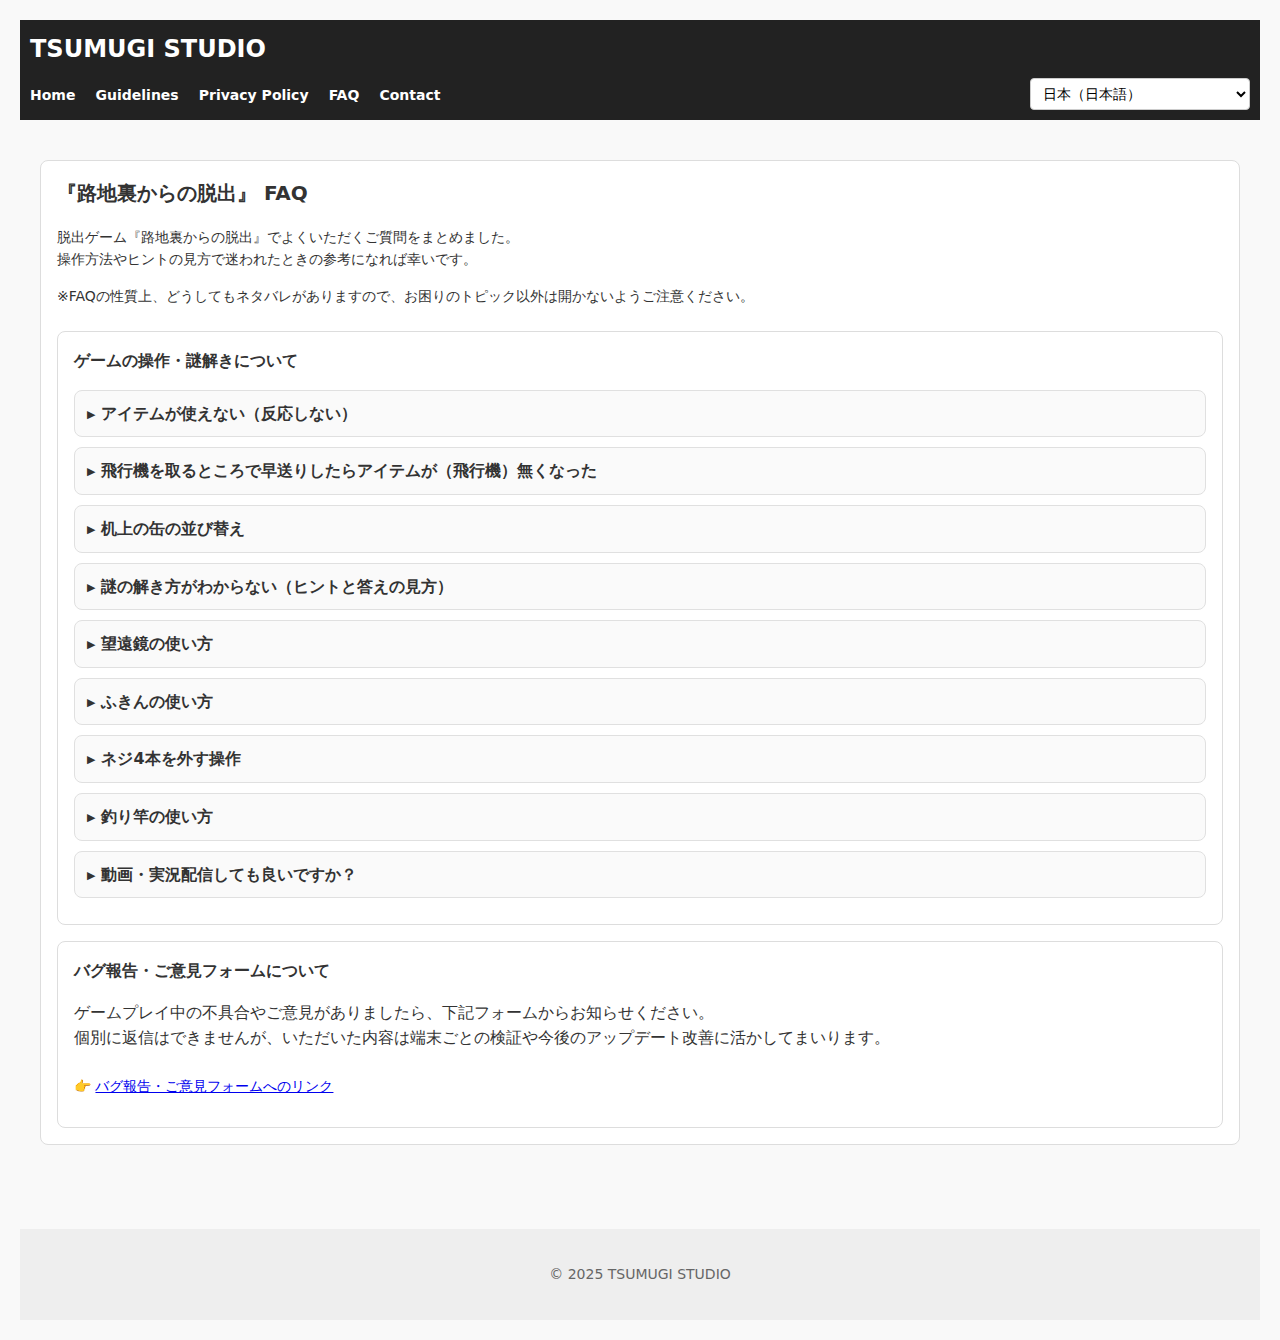
<file: faq_new.html>
<!DOCTYPE html>
<html lang="ja">
<head>
  <meta charset="UTF-8" />
  <meta name="viewport" content="width=device-width, initial-scale=1.0" />
  <title>FAQ | TSUMUGI STUDIO</title>
  <link rel="stylesheet" href="css/style.css" />
  <meta property="og:title" content="TSUMUGI STUDIO - FAQ" />
  <meta property="og:description" content="脱出ゲーム『路地裏からの脱出』の遊び方やヒントに関するよくあるご質問をまとめました。" />
  <meta property="og:image" content="https://www.tsumugistudio.com/images/ogp.png" />
  <meta property="og:url" content="https://www.tsumugistudio.com/faq.html" />
  <style>
    :root{--c:#007bff}

    body {
      font-family: system-ui, -apple-system, Segoe UI, Roboto, "Noto Sans JP",
        "Hiragino Kaku Gothic ProN", Meiryo, sans-serif;
      margin: 20px;
      background: #f9f9f9;
      color: #333;
    }

    header {margin-bottom: 20px;}
    header h1 {font-size: 24px;margin-bottom: 10px;}

    /* ヘッダー：ナビ＋言語セレクタを左右に配置 */
    .header-flex{
      display:flex;
      justify-content:space-between;
      align-items:center;
      flex-wrap:wrap;
      gap:12px;
    }

    .nav-links {margin-bottom: 0;}
    .nav-links a {
      margin-right: 15px;
      text-decoration: none;
      color: var(--c);
      font-weight: 600;
      font-size: 14px;
    }
    .nav-links a:hover {text-decoration: underline}

    /* ヘッダのリンクは既存デザインに合わせて白文字扱い */
    header .nav-links a,
    header .nav-links a:visited,
    header .nav-links a:active {
      color: #fff;
    }
    header .nav-links a:hover {
      color: #fff;
      opacity: .85;
      text-decoration: underline;
    }
    header .nav-links a:focus {
      outline: 2px solid #fff;
      outline-offset: 2px;
    }

    /* 右側の国・言語セレクタ */
    .lang-select-inline select{
      padding:6px 8px;
      border-radius:4px;
      border:1px solid #ccc;
      font-size:14px;
      min-width: 220px;
      background-color:#fff;
    }

    @media (max-width: 680px) {
      .header-flex{
        flex-direction:column;
        align-items:flex-start;
      }
    }

    /* 言語別パネル（index.htmlと同じ方式） */
    .lang-panel{
      display:none;
      background:#fff;
      border-radius:8px;
      padding:16px;
      border:1px solid #ddd;
      margin-bottom:24px;
    }
    .lang-panel.active{display:block}

    h2 {
      font-size: 20px;
      margin-top: 0;
    }
    .lead {
      font-size: 14px;
      line-height: 1.6;
      margin-bottom: 8px;
    }

    .faq-section {
      margin-top: 24px;
      padding: 16px;
      border-radius: 8px;
      border: 1px solid #ddd;
      background: #fff;
    }
    .faq-section + .faq-section {
      margin-top: 16px;
    }
    .faq-section h3 {
      margin-top: 0;
      font-size: 16px;
    }

    details {
      border-radius: 8px;
      border: 1px solid #e0e0e0;
      padding: 10px 12px;
      background: #fafafa;
      margin-bottom: 10px;
    }
    details[open] {
      background: #fff;
    }
    summary {
      cursor: pointer;
      font-weight: 600;
      list-style: none;
    }
    summary::-webkit-details-marker{display:none;}
    summary::before{
      content:"▶";
      display:inline-block;
      margin-right:6px;
      font-size: 11px;
      transform: translateY(-1px);
    }
    details[open] summary::before{
      content:"▼";
    }

    .note-small {
      font-size: 13px;
      color: #666;
      margin-top: 8px;
    }

    .youtube-link a {
      word-break: break-all;
    }

    .back-to-form {
      margin-top: 24px;
      font-size: 14px;
    }

    footer {
      text-align: center;
      margin-top: 40px;
      color: #666;
      font-size: 14px;
      padding: 20px;
    }
  </style>
</head>
<body>
  <header>
    <h1>TSUMUGI STUDIO</h1>

    <div class="header-flex">
      <nav class="nav-links" aria-label="Primary">
        <a href="index.html">Home</a>
        <a href="streaming-guideline.html">Guidelines</a>
        <a href="privacy.html">Privacy Policy</a>
        <a href="faq.html">FAQ</a>
        <a href="contact.html">Contact</a>
      </nav>

      <div class="lang-select-inline">
        <select id="lang-select" aria-label="Region / Language">
          <option value="jp">日本（日本語）</option>
          <option value="en">United States（English）</option>
          <option value="hk">香港（繁體中文）</option>
          <option value="tw">台灣（繁體中文）</option>
          <option value="kr">한국（한국어）</option>
        </select>
      </div>
    </div>
  </header>

  <main>
    <!-- ===================== 日本（日本語） ===================== -->
    <section class="lang-panel active" id="lang-jp" data-view="jp" lang="ja">
      <h2>『路地裏からの脱出』 FAQ</h2>
      <p class="lead">
        脱出ゲーム『路地裏からの脱出』でよくいただくご質問をまとめました。<br>
        操作方法やヒントの見方で迷われたときの参考になれば幸いです。
      </p>
      <p class="lead">
        ※FAQの性質上、どうしてもネタバレがありますので、お困りのトピック以外は開かないようご注意ください。
      </p>

      <section class="faq-section" aria-label="ゲームの操作・謎解き">
        <h3>ゲームの操作・謎解きについて</h3>

        <details>
          <summary>アイテムが使えない（反応しない）</summary>
          <p>
            アイテムはドラッグ＆ドロップで使用します。
          </p>
          <p>
            画面下の青い帯に表示されているアイテムを、ゲーム画面内の目的の場所にドラッグ＆ドロップしてみてください。<br>
            （アイテムをドロップしたときに「ガッ！」と音がしたら当たり、ドロップしたときに「ピロピロッ！」と音がしたら外れです）
          </p>
          <p>
            ※アイテムの使い方などの操作説明は「？」印のプレートからも見ることができます。
          </p>
          <p>
            スタート地点近くの木の幹と、銀色のポストの左側にあります。探してみてください。
          </p>
        </details>

        <details>
          <summary>飛行機を取るところで早送りしたらアイテムが（飛行機）無くなった</summary>
          <p>
            飛行機がどこかに飛んで行っています。付近を探してみてください。
          </p>
        </details>

        <details>
          <summary>机上の缶の並び替え</summary>
          <p>
            持ち上げた缶をすぐ隣の缶と入れ替えることで、並び替えを進めることができます。
          </p>
          <ul>
            <li>缶をタップして持ち上げる</li>
            <li>持ち上げた缶の隣の缶をタップする</li>
          </ul>
        </details>

        <details>
          <summary>謎の解き方がわからない（ヒントと答えの見方）</summary>
          <p>ヒントと答えを見るには、次の手順をお試しください。</p>
          <ul>
            <li>ゲーム画面右上の電球マークをタップ</li>
            <li>左に「ヒント」、右に「答え」の引き出しがあります</li>
          </ul>
          <p>まずは左の引き出しを開けて、ヒントをみてください。</p>
          <p>その後、右の引き出し（答え）の窓が灯り、右の引き出しも開けられるようになります。</p>
          <p class="note-small">
            ※ 引き出しの鍵は、ヒント画面右下の「広告を見る」ボタンから手に入ります。<br>
            （広告OFFアイテムを購入すると広告なしで引き出しの鍵を入手できるようになります）
          </p>
        </details>

        <details>
          <summary>望遠鏡の使い方</summary>
          <p>
            梯子を登った先で、ぼやけて見える風景に、望遠鏡をドラッグ＆ドロップしてみてください。<br>
            何かが起こります。
          </p>
        </details>

        <details>
          <summary>ふきんの使い方</summary>
          <p>
            ふきんをある場所で使うと、画面上にふきんが表示された状態になります。
          </p>
          <p>
            その状態で、画面上のふきんに別のアイテムをドラッグ＆ドロップすると、何かが起こりますので、お試しください。
          </p>
        </details>

        <details>
          <summary>ネジ4本を外す操作</summary>
          <p>
            テンキーパッドの四隅にドライバーをドラッグアンドドロップしてみてください。
          </p>
          <p>
            右上のネジは「緩んだ状態」、その他のネジは「外れた状態」になります（所持品のドライバーは消えます）。
          </p>
        </details>

        <details>
          <summary>釣り竿の使い方</summary>
          <p>
            釣り竿の使用操作についてお問い合わせを多くいただいているため、短い動画を用意しました。
          </p>
          <p class="youtube-link">
            🎥 動画はこちら：<br>
            <a href="https://youtube.com/shorts/bS9Eg3MhhQY" target="_blank" rel="noopener">
              https://youtube.com/shorts/bS9Eg3MhhQY
            </a>
          </p>
          <p class="note-small">
            動画と同じ操作をしても反応しない場合は、アイテムをドラッグ＆ドロップできない等の症状を、
            お手数ですが問い合わせフォームにできるだけ詳しくご記載ください。
          </p>
        </details>

        <details>
          <summary>動画・実況配信しても良いですか？</summary>
          <p>
            配信を歓迎いたします。
          </p>
          <p>
            <a href="streaming-guideline.html">配信のガイドライン</a>を掲載していますので、ご一読お願いいたします。
          </p>
          <p>
            配信に関してご不明な点がありましたら、<a href="contact.html">メール</a>又は
            <a href="https://x.com/Tsumugi_Studio" target="_blank" rel="noopener">公式X</a>のダイレクトメッセージでお問い合わせください。
          </p>
        </details>
      </section>

      <section class="faq-section" aria-label="お問い合わせについて">
        <h3>バグ報告・ご意見フォームについて</h3>
        <p>
          ゲームプレイ中の不具合やご意見がありましたら、下記フォームからお知らせください。<br>
          個別に返信はできませんが、いただいた内容は端末ごとの検証や今後のアップデート改善に活かしてまいります。
        </p>
        <p class="back-to-form">
          👉 <a href="https://docs.google.com/forms/d/e/1FAIpQLSfze...J_QWyInPbbuEag2_YcAQA/viewform?usp=header">バグ報告・ご意見フォームへのリンク</a>
        </p>
      </section>
    </section>

    <!-- ===================== United States（English） ===================== -->
    <section class="lang-panel" id="lang-en" data-view="en" lang="en">
      <h2>Escape Game: The Hidden Alley – FAQ</h2>
      <p class="lead">
        Here you’ll find frequently asked questions about <em>Escape Game: The Hidden Alley</em>.<br>
        If you’re unsure about the controls or how to view hints and answers, please take a look here.
      </p>
      <p class="lead">
        Because this is an FAQ, some answers contain spoilers. To avoid spoiling the puzzles,
        we recommend opening only the topics you’re currently stuck on.
      </p>

      <section class="faq-section" aria-label="Gameplay & puzzles">
        <h3>Gameplay & puzzles</h3>

        <details>
          <summary>Items don’t work / nothing happens</summary>
          <p>
            Items are used by drag &amp; drop.
          </p>
          <p>
            Try dragging an item from the blue bar at the bottom of the screen onto the place
            where you want to use it in the game.<br>
            If you hear a solid “clunk!” sound when you drop it, that means you’re correct.
            A light “pip-pip!” sound means the item doesn’t go there.
          </p>
          <p>
            You can also check the basic controls (including how to use items) from the plate marked with a “?”.
          </p>
          <p>
            You can find these plates on the tree trunk near the starting point,
            and on the left side of the silver mailbox. Please look around that area.
          </p>
        </details>

        <details>
          <summary>The airplane item disappeared when I fast-forwarded</summary>
          <p>
            The toy airplane flies off to a nearby spot. Please look carefully around the area —
            it has fallen somewhere close by.
          </p>
        </details>

        <details>
          <summary>How do I rearrange the cans on the desk?</summary>
          <p>
            You can rearrange the cans by swapping a lifted can with the one right next to it.
          </p>
          <ul>
            <li>Tap a can to lift it.</li>
            <li>Then tap the adjacent can to swap their positions.</li>
          </ul>
        </details>

        <details>
          <summary>I don’t know how to solve a puzzle (how to see hints and answers)</summary>
          <p>To view hints and answers, please try the steps below:</p>
          <ul>
            <li>Tap the light-bulb icon at the top-right of the game screen.</li>
            <li>You’ll see two drawers: “Hint” on the left, and “Answer” on the right.</li>
          </ul>
          <p>Please open the left drawer first and read the hint.</p>
          <p>
            After that, the window on the right (Answer) will light up, and you’ll be able to open the answer drawer as well.
          </p>
          <p class="note-small">
            Notes: You can obtain keys for the drawers via the “Watch Ad” button at the bottom-right
            of the hint screen. If you purchase the Remove Ads item, you’ll be able to get keys without watching ads.
          </p>
        </details>

        <details>
          <summary>How do I use the telescope?</summary>
          <p>
            After climbing the ladder, drag &amp; drop the telescope onto the blurry scenery you see in the distance.<br>
            Something will happen.
          </p>
        </details>

        <details>
          <summary>How do I use the cloth?</summary>
          <p>
            If you use the cloth in a certain spot, a large cloth will appear over the screen.
          </p>
          <p>
            While the cloth is showing, try dragging &amp; dropping another item onto it.
            Something will happen, so please give it a try.
          </p>
        </details>

        <details>
          <summary>How do I remove the four screws?</summary>
          <p>
            Try dragging and dropping the screwdriver onto each of the four corners of the keypad.
          </p>
          <p>
            The top-right screw will be left in a “loosened” state,
            and the other screws will be “removed”. (The screwdriver item will disappear from your inventory.)
          </p>
        </details>

        <details>
          <summary>How do I use the fishing rod?</summary>
          <p>
            We’ve received many questions about how to operate the fishing rod,
            so we’ve prepared a short video.
          </p>
          <p class="youtube-link">
            🎥 Watch the video here:<br>
            <a href="https://youtube.com/shorts/bS9Eg3MhhQY" target="_blank" rel="noopener">
              https://youtube.com/shorts/bS9Eg3MhhQY
            </a>
          </p>
          <p class="note-small">
            If the game still doesn’t react even when you perform the same actions as in the video
            (for example, if you can’t drag &amp; drop items),
            please let us know via the contact form and describe your situation in as much detail as possible.
          </p>
        </details>

        <details>
          <summary>Can I stream or upload gameplay videos?</summary>
          <p>
            Yes — you’re very welcome to stream or create videos.
          </p>
          <p>
            Please read our <a href="streaming-guideline.html">streaming guidelines</a> in advance.
          </p>
          <p>
            If you have any questions about streaming, feel free to contact us via
            <a href="contact.html">email (contact form)</a> or direct message on our
            <a href="https://x.com/Tsumugi_Studio" target="_blank" rel="noopener">official X account</a>.
          </p>
        </details>
      </section>

      <section class="faq-section" aria-label="Bug report & feedback form">
        <h3>About the bug report / feedback form</h3>
        <p>
          If you find any issues while playing, or have feedback you’d like to share,
          please use the form below.<br>
          We’re not able to reply to each submission individually, but we use all reports
          to help us test devices and improve future updates.
        </p>
        <p class="back-to-form">
          👉 <a href="https://docs.google.com/forms/d/e/1FAIpQLSfze...J_QWyInPbbuEag2_YcAQA/viewform?usp=header">Bug report &amp; feedback form</a>
        </p>
      </section>
    </section>

    <!-- ===================== 香港（繁體中文・香港） ===================== -->
    <section class="lang-panel" id="lang-hk" data-view="hk" lang="zh-Hant">
      <h2>《從巷弄中逃出》常見問題（FAQ）</h2>
      <p class="lead">
        這裡整理了關於逃脫遊戲《從巷弄中逃出》的常見問題。<br>
        當你不確定操作方式，或不知道怎麼查看提示／答案時，可以參考本頁內容。
      </p>
      <p class="lead">
        由於 FAQ 的性質，內容難免會包含解謎相關的提示。<br>
        若不想被劇透，建議只打開自己卡關的項目。
      </p>

      <section class="faq-section" aria-label="遊戲操作與解謎">
        <h3>遊戲操作與解謎</h3>

        <details>
          <summary>道具無法使用（沒有反應）</summary>
          <p>
            道具需要透過拖曳（Drag &amp; Drop）來使用。
          </p>
          <p>
            請把畫面下方藍色欄位中的道具，拖曳到遊戲畫面中想使用的地方。<br>
            若放下時聽到「咔！」的一聲，代表位置正確；若是輕快的「叮叮～」聲，
            則表示這裡不能使用。
          </p>
          <p>
            道具的使用方式等操作說明，也可以從標有「？」的牌子查看。
          </p>
          <p>
            牌子位於起點附近的樹幹，以及銀色郵筒左邊的位置，請在附近找找看。
          </p>
        </details>

        <details>
          <summary>在拿飛機的地方快轉後，道具（飛機）不見了</summary>
          <p>
            紙飛機會飛到附近的某個地方。請仔細在周圍找找看，其實就掉在不遠處。
          </p>
        </details>

        <details>
          <summary>桌上的罐子要怎麼重新排列？</summary>
          <p>
            將拿起來的罐子與緊鄰的罐子交換位置，就能慢慢完成排序。
          </p>
          <ul>
            <li>點一下罐子，讓它被舉起。</li>
            <li>再點擊旁邊的罐子，就會和手上的罐子交換位置。</li>
          </ul>
        </details>

        <details>
          <summary>看不懂謎題怎麼解（提示與答案的查看方式）</summary>
          <p>若想查看提示或答案，請依照以下步驟操作：</p>
          <ul>
            <li>點擊遊戲畫面右上角的燈泡圖示。</li>
            <li>畫面會出現兩個抽屜：左邊是「提示」，右邊是「答案」。</li>
          </ul>
          <p>請先打開左邊的抽屜，看看提示內容。</p>
          <p>之後右邊（答案）那一側的窗格會亮起，就可以打開答案的抽屜。</p>
          <p class="note-small">
            ※ 抽屜的鑰匙可以從提示畫面右下方的「觀看廣告」按鈕取得。<br>
            若購買了「移除廣告」道具，就能在不看廣告的情況下獲得鑰匙。
          </p>
        </details>

        <details>
          <summary>望遠鏡怎麼用？</summary>
          <p>
            爬上梯子之後，將望遠鏡拖曳到遠方模糊的景色上試試看，會有些變化發生。
          </p>
        </details>

        <details>
          <summary>抹布怎麼用？</summary>
          <p>
            在某個地方使用抹布後，畫面上會顯示一塊放大的抹布。
          </p>
          <p>
            在抹布顯示的狀態下，把其他道具拖曳到抹布上，就會發生一些事情，請試試看。
          </p>
        </details>

        <details>
          <summary>四顆螺絲要怎麼拆？</summary>
          <p>
            請試著把螺絲起子拖曳到數字鍵盤的四個角落。
          </p>
          <p>
            右上角的螺絲會變成「鬆開但還留著」的狀態，
            其他三顆則會「被拆下來」（道具欄中的螺絲起子會消失）。
          </p>
        </details>

        <details>
          <summary>釣竿的使用方式</summary>
          <p>
            由於收到不少關於釣竿操作的詢問，我們另行準備了一支簡短的示範影片。
          </p>
          <p class="youtube-link">
            🎥 影片連結：<br>
            <a href="https://youtube.com/shorts/bS9Eg3MhhQY" target="_blank" rel="noopener">
              https://youtube.com/shorts/bS9Eg3MhhQY
            </a>
          </p>
          <p class="note-small">
            如果照著影片中的操作，遊戲仍然沒有反應（例如道具無法拖曳）等情況，<br>
            麻煩在回報表單中盡量詳細描述你的狀況。
          </p>
        </details>

        <details>
          <summary>可以錄製或直播遊戲實況嗎？</summary>
          <p>
            非常歡迎你錄製影片或進行直播。
          </p>
          <p>
            請先閱讀我們的<a href="streaming-guideline.html">直播／錄製指南</a>。
          </p>
          <p>
            若對實況相關規則有任何疑問，歡迎透過
            <a href="contact.html">電子郵件（聯絡表單）</a>或
            <a href="https://x.com/Tsumugi_Studio" target="_blank" rel="noopener">官方 X 帳號私訊</a>與我們聯繫。
          </p>
        </details>
      </section>

      <section class="faq-section" aria-label="錯誤回報與意見表單">
        <h3>關於錯誤回報／意見表單</h3>
        <p>
          如果在遊戲中遇到問題，或有任何建議，歡迎透過下方表單告訴我們。<br>
          我們無法一一回覆，但所有回饋都會用於不同裝置的測試，以及未來更新的改善。
        </p>
        <p class="back-to-form">
          👉 <a href="https://docs.google.com/forms/d/e/1FAIpQLSfze...J_QWyInPbbuEag2_YcAQA/viewform?usp=header">錯誤回報／意見表單</a>
        </p>
      </section>
    </section>

    <!-- ===================== 台灣（繁體中文・台灣） ===================== -->
    <section class="lang-panel" id="lang-tw" data-view="tw" lang="zh-Hant">
      <h2>《從巷弄中逃出》常見問題（FAQ）</h2>
      <p class="lead">
        這裡整理了關於逃脫遊戲《從巷弄中逃出》的常見問題。<br>
        當你不確定操作方式，或不知道怎麼查看提示／答案時，可以參考本頁內容。
      </p>
      <p class="lead">
        因為 FAQ 難免包含解謎相關的提示，<br>
        若不想被劇透，建議只打開自己卡關的項目。
      </p>

      <!-- 本文は香港版と共通。必要なら将来分岐可 -->
      <section class="faq-section" aria-label="遊戲操作與解謎">
        <h3>遊戲操作與解謎</h3>

        <!-- 同じ内容を再掲（翻訳はHKと共通） -->
        <details>
          <summary>道具無法使用（沒有反應）</summary>
          <p>
            道具需要透過拖曳（Drag &amp; Drop）來使用。
          </p>
          <p>
            請把畫面下方藍色欄位中的道具，拖曳到遊戲畫面中想使用的地方。<br>
            若放下時聽到「咔！」的一聲，代表位置正確；若是輕快的「叮叮～」聲，
            則表示這裡不能使用。
          </p>
          <p>
            道具的使用方式等操作說明，也可以從標有「？」的牌子查看。
          </p>
          <p>
            牌子位於起點附近的樹幹，以及銀色郵筒左邊的位置，請在附近找找看。
          </p>
        </details>

        <details>
          <summary>在拿飛機的地方快轉後，道具（飛機）不見了</summary>
          <p>
            紙飛機會飛到附近的某個地方。請仔細在周圍找找看，其實就掉在不遠處。
          </p>
        </details>

        <details>
          <summary>桌上的罐子要怎麼重新排列？</summary>
          <p>
            將拿起來的罐子與緊鄰的罐子交換位置，就能慢慢完成排序。
          </p>
          <ul>
            <li>點一下罐子，讓它被舉起。</li>
            <li>再點擊旁邊的罐子，就會和手上的罐子交換位置。</li>
          </ul>
        </details>

        <details>
          <summary>看不懂謎題怎麼解（提示與答案的查看方式）</summary>
          <p>若想查看提示或答案，請依照以下步驟操作：</p>
          <ul>
            <li>點擊遊戲畫面右上角的燈泡圖示。</li>
            <li>畫面會出現兩個抽屜：左邊是「提示」，右邊是「答案」。</li>
          </ul>
          <p>請先打開左邊的抽屜，看看提示內容。</p>
          <p>之後右邊（答案）那一側的窗格會亮起，就可以打開答案的抽屜。</p>
          <p class="note-small">
            ※ 抽屜的鑰匙可以從提示畫面右下方的「觀看廣告」按鈕取得。<br>
            若購買了「移除廣告」道具，就能在不看廣告的情況下獲得鑰匙。
          </p>
        </details>

        <details>
          <summary>望遠鏡怎麼用？</summary>
          <p>
            爬上梯子之後，將望遠鏡拖曳到遠方模糊的景色上試試看，會有些變化發生。
          </p>
        </details>

        <details>
          <summary>抹布怎麼用？</summary>
          <p>
            在某個地方使用抹布後，畫面上會顯示一塊放大的抹布。
          </p>
          <p>
            在抹布顯示的狀態下，把其他道具拖曳到抹布上，就會發生一些事情，請試試看。
          </p>
        </details>

        <details>
          <summary>四顆螺絲要怎麼拆？</summary>
          <p>
            請試著把螺絲起子拖曳到數字鍵盤的四個角落。
          </p>
          <p>
            右上角的螺絲會變成「鬆開但還留著」的狀態，
            其他三顆則會「被拆下來」（道具欄中的螺絲起子會消失）。
          </p>
        </details>

        <details>
          <summary>釣竿的使用方式</summary>
          <p>
            由於收到不少關於釣竿操作的詢問，我們另行準備了一支簡短的示範影片。
          </p>
          <p class="youtube-link">
            🎥 影片連結：<br>
            <a href="https://youtube.com/shorts/bS9Eg3MhhQY" target="_blank" rel="noopener">
              https://youtube.com/shorts/bS9Eg3MhhQY
            </a>
          </p>
          <p class="note-small">
            如果照著影片中的操作，遊戲仍然沒有反應（例如道具無法拖曳）等情況，<br>
            麻煩在回報表單中盡量詳細描述你的狀況。
          </p>
        </details>

        <details>
          <summary>可以錄製或直播遊戲實況嗎？</summary>
          <p>
            非常歡迎你錄製影片或進行直播。
          </p>
          <p>
            請先閱讀我們的<a href="streaming-guideline.html">直播／錄製指南</a>。
          </p>
          <p>
            若對實況相關規則有任何疑問，歡迎透過
            <a href="contact.html">電子郵件（聯絡表單）</a>或
            <a href="https://x.com/Tsumugi_Studio" target="_blank" rel="noopener">官方 X 帳號私訊</a>與我們聯繫。
          </p>
        </details>
      </section>

      <section class="faq-section" aria-label="錯誤回報與意見表單">
        <h3>關於錯誤回報／意見表單</h3>
        <p>
          如果在遊戲中遇到問題，或有任何建議，歡迎透過下方表單告訴我們。<br>
          我們無法一一回覆，但所有回饋都會用於不同裝置的測試，以及未來更新的改善。
        </p>
        <p class="back-to-form">
          👉 <a href="https://docs.google.com/forms/d/e/1FAIpQLSfze...J_QWyInPbbuEag2_YcAQA/viewform?usp=header">錯誤回報／意見表單</a>
        </p>
      </section>
    </section>

    <!-- ===================== 한국（한국어） ===================== -->
    <section class="lang-panel" id="lang-kr" data-view="kr" lang="ko">
      <h2>『골목길 탈출』 자주 묻는 질문 (FAQ)</h2>
      <p class="lead">
        탈출 게임 『골목길 탈출』을 플레이할 때 자주 받는 질문을 정리했습니다.<br>
        조작 방법이나 힌트・정답을 보는 방법이 궁금할 때 참고해 주세요.
      </p>
      <p class="lead">
        FAQ 특성상 일부 답변에는 스포일러가 포함될 수 있습니다.<br>
        스포일러를 피하고 싶으신 분은, 막힌 부분만 열어 보시는 것을 추천드립니다.
      </p>

      <section class="faq-section" aria-label="조작과 퍼즐">
        <h3>게임 조작 및 퍼즐 관련</h3>

        <details>
          <summary>아이템이 사용되지 않아요 (반응이 없어요)</summary>
          <p>
            아이템은 드래그 앤 드롭으로 사용합니다.
          </p>
          <p>
            화면 아래의 파란 바에 표시된 아이템을, 게임 화면 안에서 사용하고 싶은 위치로
            드래그 앤 드롭해 보세요.<br>
            떨어뜨렸을 때 “꽉!” 하는 소리가 나면 정답 위치이고,
            “띠리릭♪” 같은 가벼운 소리가 나면 그곳에는 사용할 수 없다는 의미입니다.
          </p>
          <p>
            아이템 사용 방법 등 기본 조작 설명은 “?” 표시가 있는 안내판에서도 확인할 수 있습니다.
          </p>
          <p>
            안내판은 시작 지점 근처의 나무 기둥과, 은색 우체통 왼쪽에 있습니다. 주변을 잘 찾아보세요.
          </p>
        </details>

        <details>
          <summary>비행기를 줍는 장면에서 빠르게 넘겼더니 아이템(비행기)이 사라졌어요</summary>
          <p>
            종이비행기가 근처 다른 곳으로 날아가 있습니다. 주변을 천천히 살펴보시면,
            가까운 곳에 떨어져 있는 것을 찾을 수 있습니다.
          </p>
        </details>

        <details>
          <summary>책상 위 깡통을 어떻게 정렬하나요?</summary>
          <p>
            들어 올린 깡통을 바로 옆 깡통과 교체하면서 순서를 맞춰 나가는 퍼즐입니다.
          </p>
          <ul>
            <li>깡통을 탭하여 들어 올립니다.</li>
            <li>들어 올린 깡통의 옆에 있는 깡통을 탭하면, 두 깡통의 위치가 바뀝니다.</li>
          </ul>
        </details>

        <details>
          <summary>퍼즐을 어떻게 풀어야 할지 모르겠어요 (힌트와 정답 보는 법)</summary>
          <p>힌트와 정답을 보려면 아래 단계를 따라 주세요.</p>
          <ul>
            <li>게임 화면 오른쪽 위의 전구 아이콘을 탭합니다.</li>
            <li>왼쪽에는 “힌트”, 오른쪽에는 “정답” 서랍이 표시됩니다.</li>
          </ul>
          <p>먼저 왼쪽 서랍을 열어 힌트를 확인해 보세요.</p>
          <p>
            그 뒤에 오른쪽(정답) 쪽 창이 밝아지며, 정답 서랍도 열 수 있게 됩니다.
          </p>
          <p class="note-small">
            ※ 서랍의 열쇠는 힌트 화면 오른쪽 아래의 “광고 보기” 버튼을 통해 얻을 수 있습니다.<br>
            광고 제거 아이템을 구매하시면 광고를 보지 않고도 열쇠를 받을 수 있습니다.
          </p>
        </details>

        <details>
          <summary>망원경 사용 방법</summary>
          <p>
            사다리를 올라간 뒤, 멀리 흐릿하게 보이는 풍경 위에 망원경을 드래그 앤 드롭해 보세요.<br>
            어떤 변화가 일어납니다.
          </p>
        </details>

        <details>
          <summary>행주의 사용 방법</summary>
          <p>
            특정 장소에서 행주를 사용하면, 화면 위에 큰 행주가 펼쳐진 상태가 됩니다.
          </p>
          <p>
            그 상태에서 화면의 행주 위로 다른 아이템을 드래그 앤 드롭하면
            무언가가 일어나니 꼭 시도해 보세요.
          </p>
        </details>

        <details>
          <summary>나사 4개를 어떻게 모두 풀어야 하나요?</summary>
          <p>
            숫자 키패드 네 모서리 각각에 드라이버를 드래그 앤 드롭해 보세요.
          </p>
          <p>
            오른쪽 위 나사는 “느슨해진 상태”로 남고,
            나머지 나사들은 “빠진 상태”가 됩니다. (소지품 목록의 드라이버는 사라집니다.)
          </p>
        </details>

        <details>
          <summary>낚싯대 사용 방법</summary>
          <p>
            낚싯대 조작에 대한 문의가 많아, 짧은 설명 영상을 준비했습니다.
          </p>
          <p class="youtube-link">
            🎥 영상 보기:<br>
            <a href="https://youtube.com/shorts/bS9Eg3MhhQY" target="_blank" rel="noopener">
              https://youtube.com/shorts/bS9Eg3MhhQY
            </a>
          </p>
          <p class="note-small">
            영상과 똑같이 조작해도 반응이 없는 경우
            (예: 아이템을 드래그 앤 드롭할 수 없다 등)에는,<br>
            문의 폼에 증상을 가능한 한 자세히 적어 보내 주시면 도움이 됩니다.
          </p>
        </details>

        <details>
          <summary>게임 영상을 녹화하거나 방송해도 되나요?</summary>
          <p>
            네, 플레이 영상 및 방송을 환영합니다.
          </p>
          <p>
            먼저 <a href="streaming-guideline.html">영상・방송 가이드라인</a>을 읽어 주세요.
          </p>
          <p>
            방송에 대해 궁금한 점이 있으시면,
            <a href="contact.html">문의 메일(폼)</a>이나
            <a href="https://x.com/Tsumugi_Studio" target="_blank" rel="noopener">공식 X 계정 DM</a>으로 연락해 주세요.
          </p>
        </details>
      </section>

      <section class="faq-section" aria-label="버그 신고 및 의견 폼">
        <h3>버그 신고・의견 폼에 대하여</h3>
        <p>
          플레이 중 문제가 발생했거나, 전하고 싶은 의견이 있으시다면
          아래 폼을 통해 알려 주세요.<br>
          개별 회신은 어려우나, 모든 피드백은 기기별 검증과 향후 업데이트 개선에 적극 반영하고 있습니다.
        </p>
        <p class="back-to-form">
          👉 <a href="https://docs.google.com/forms/d/e/1FAIpQLSfze...J_QWyInPbbuEag2_YcAQA/viewform?usp=header">버그 신고・의견 폼</a>
        </p>
      </section>
    </section>
  </main>

  <footer>
    <p>&copy; 2025 TSUMUGI STUDIO</p>
  </footer>

  <script>
    const $  = (s,root=document)=>root.querySelector(s);
    const $$ = (s,root=document)=>Array.from(root.querySelectorAll(s));

    const langSelect = $('#lang-select');
    const langPanels = $$('.lang-panel');

    function parseHashView(){
      const h = location.hash.replace('#','');
      if(!h) return null;
      const params = new URLSearchParams(h);
      return params.get('view');
    }

    function setHashView(view){
      const params = new URLSearchParams();
      if(view) params.set('view', view);
      history.replaceState(null, '', '#'+params.toString());
    }

    function showView(view){
      langPanels.forEach(p=>{
        if(p.dataset.view === view){
          p.classList.add('active');
        }else{
          p.classList.remove('active');
        }
      });
      localStorage.setItem('tsu_view', view);
      setHashView(view);
    }

    langSelect.addEventListener('change', e=>{
      showView(e.target.value);
    });

    (function init(){
      const fromHash = parseHashView();
      const stored = localStorage.getItem('tsu_view');
      const initial = fromHash || stored || 'jp';
      if (!$('#lang-'+initial)) {
        langSelect.value = 'jp';
        showView('jp');
      } else {
        langSelect.value = initial;
        showView(initial);
      }
    })();
  </script>
</body>
</html>
</file>
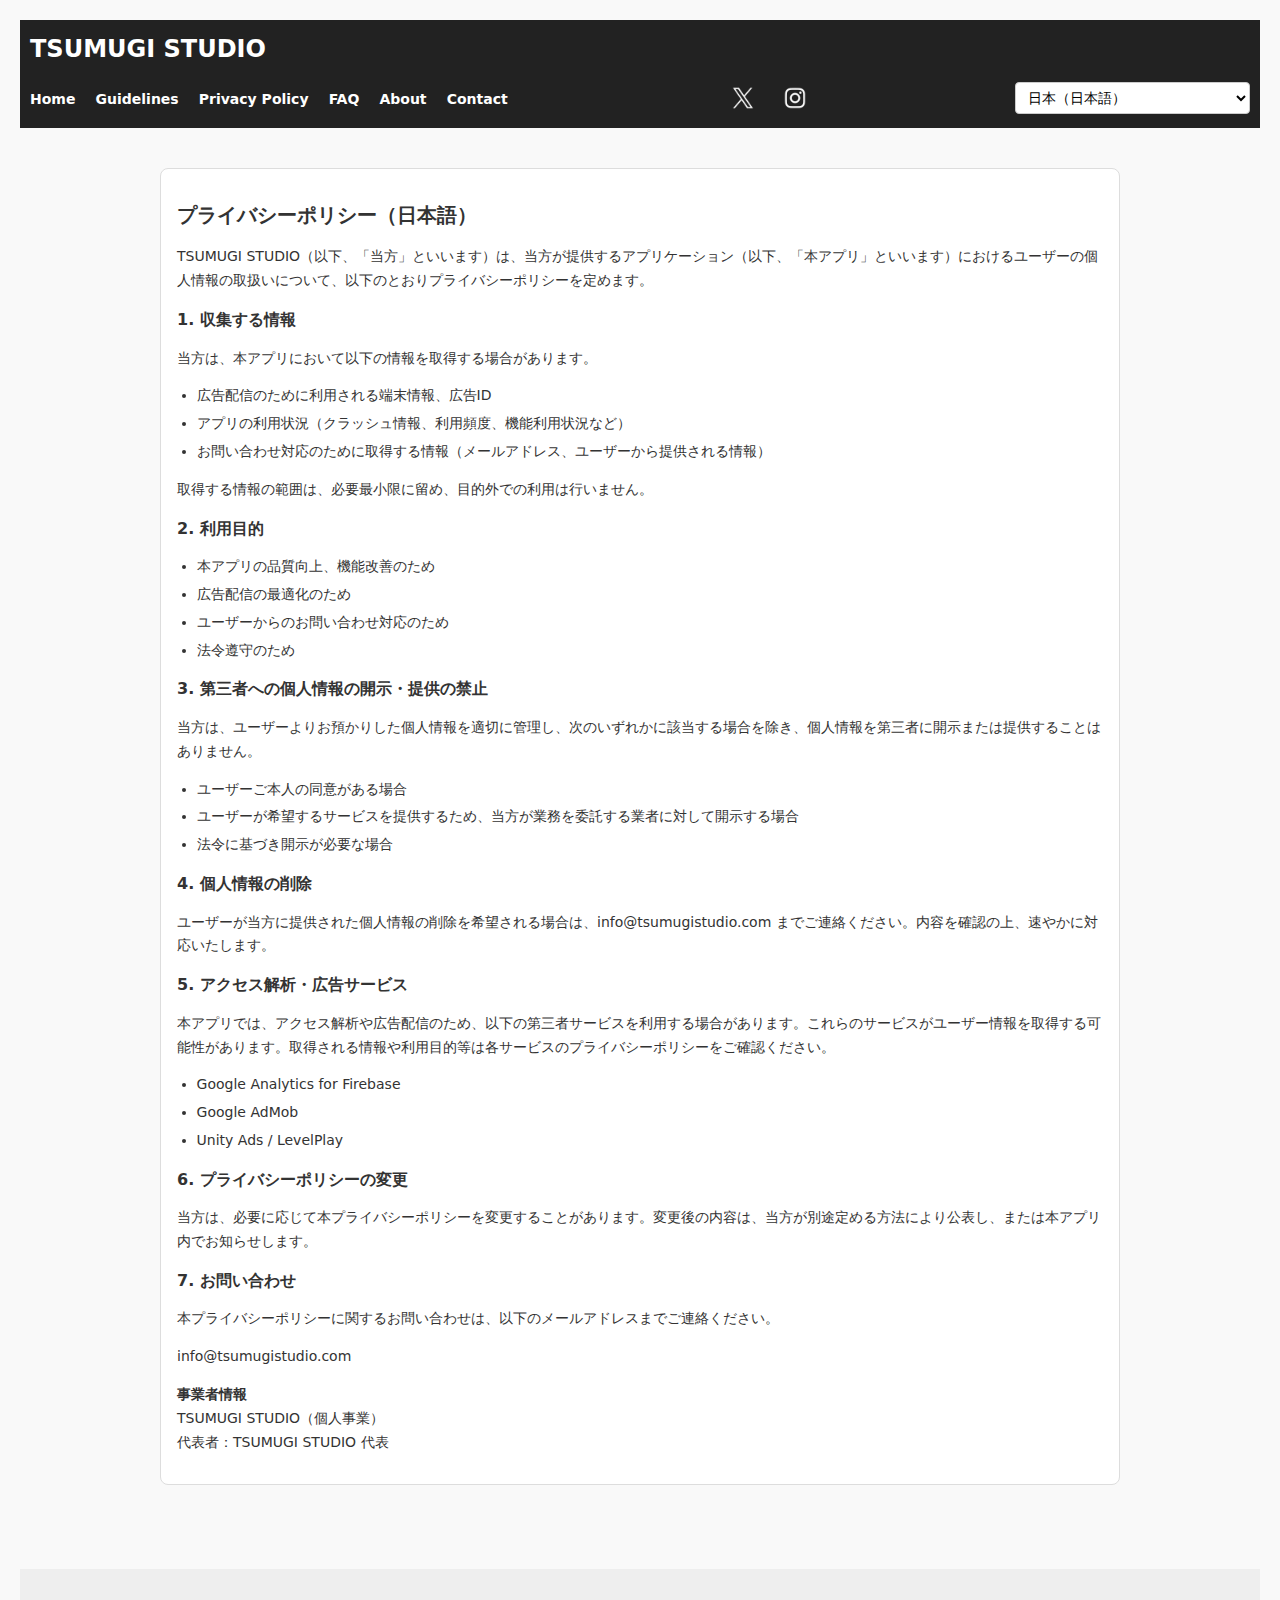
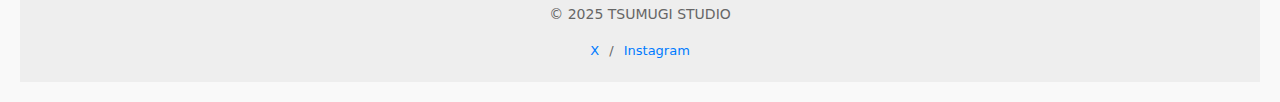
<file: privacy.html>
<!DOCTYPE html>
<html lang="ja">
<head>
  <meta charset="UTF-8" />
  <meta name="viewport" content="width=device-width, initial-scale=1.0" />
  <title>Privacy Policy | TSUMUGI STUDIO</title>
  <link rel="stylesheet" href="css/style.css" />
  <style>
    :root{--c:#007bff;}

    body {
      font-family: system-ui, -apple-system, Segoe UI, Roboto,
        "Noto Sans JP", "Hiragino Kaku Gothic ProN", Meiryo, sans-serif;
      margin: 20px;
      background-color: #f9f9f9;
      color: #333;
    }

    header { margin-bottom: 20px; }
    header h1 { font-size: 24px; margin-bottom: 10px; }

    /* ヘッダー：ナビ＋言語セレクタ */
    .header-flex{
      display:flex;
      justify-content:space-between;
      align-items:center;
      flex-wrap:wrap;
      gap:12px;
    }

    .nav-links { margin-bottom: 0; }
    .nav-links a {
      margin-right: 15px;
      text-decoration: none;
      color: var(--c);
      font-weight: 600;
      font-size: 14px;
    }
    .nav-links a:hover { text-decoration: underline; }

    /* 既存デザイン：ヘッダーリンクは白文字 */
    header .nav-links a,
    header .nav-links a:visited,
    header .nav-links a:active {
      color: #fff;
    }
    header .nav-links a:hover {
      color: #fff;
      opacity: .85;
      text-decoration: underline;
    }
    header .nav-links a:focus {
      outline: 2px solid #fff;
      outline-offset: 2px;
    }

    /* 右側の国・言語セレクタ（index / FAQ / streaming と統一） */
    .lang-select-inline select{
      padding:6px 8px;
      border-radius:4px;
      border:1px solid #ccc;
      font-size:14px;
      min-width: 220px;
      background-color:#fff;
    }

    @media (max-width: 680px) {
      .header-flex{
        flex-direction:column;
        align-items:flex-start;
      }
    }

    main{
      max-width: 960px;
      margin: 0 auto;
    }

    /* X / Instagram アイコン共通 */
    .sns-links img {
      height: 40px;     /* お好みで 24〜32px くらいがバランス良い */
      width: auto;
      display: block;
    }
    
    /* SVGを直接埋め込んでいる場合はこちらも */
    .sns-links svg {
      height: 40px;
      width: 40px;      /* 正方形にしたい場合 */
    }

    .sns-links {
      display: flex;
      gap: 12px;
      align-items: center;
    }
    
    /* 言語パネル */
    .lang-panel{
      display:none;
      background:#fff;
      border-radius:8px;
      padding:16px;
      border:1px solid #ddd;
      margin-bottom:24px;
    }
    .lang-panel.active{ display:block; }

    h2{
      font-size:20px;
      margin:14px 0;
    }
    h3{
      font-size:16px;
      margin:14px 0 8px;
    }
    p{
      line-height:1.7;
      font-size:14px;
    }
    ul{
      padding-left:1.4em;
      font-size:14px;
      line-height:1.7;
    }
    li+li{ margin-top:4px; }

    a { color: var(--c); }
    a:hover { text-decoration: underline; }

    footer {
      text-align: center;
      margin-top: 40px;
      color: #666;
      font-size: 14px;
      padding: 20px;
    }

    .footer-links{
      margin-top:8px;
      font-size:13px;
    }
    .footer-links a{
      margin:0 6px;
      text-decoration:none;
      color:var(--c);
    }
    .footer-links a:hover{
      text-decoration:underline;
    }
  </style>
</head>
<body>
  <header>
    <h1>TSUMUGI STUDIO</h1>

    <div class="header-flex">
      <nav class="nav-links" aria-label="Primary">
        <a href="index.html">Home</a>
        <a href="streaming-guideline.html">Guidelines</a>
        <a href="privacy.html">Privacy Policy</a>
        <a href="faq.html">FAQ</a>
        <a href="about.html">About</a>
        <a href="contact.html">Contact</a>
      </nav>

      <div class="sns-links">
        <a href="https://x.com/Tsumugi_Studio" target="_blank" aria-label="X公式">
          <img src="images/icon_x.png" alt="X">
        </a>
        <a href="https://www.instagram.com/tsumugistudio_games" target="_blank" aria-label="Instagram公式">
          <img src="images/icon_instagram.png" alt="Instagram">
        </a>
      </div>

      <div class="lang-select-inline">
        <select id="lang-select" aria-label="Region / Language">
          <option value="jp">日本（日本語）</option>
          <option value="en">United States（English）</option>
          <option value="fr">France（Français）</option>
          <option value="de">Deutschland（Deutsch）</option>
          <option value="es">España（Español）</option>
          <option value="hk">香港（繁體中文）</option>
          <option value="tw">台灣（繁體中文）</option>
          <option value="kr">한국（한국어）</option>
          <option value="uk">Україна（Українська）</option>
          <option value="az">Azərbaycan（Azərbaycan dili）</option>
          <option value="hi">India（हिन्दी）</option>
        </select>
      </div>
    </div>
  </header>

  <main>
    <!-- ===================== 日本（日本語） ===================== -->
    <section class="lang-panel active" id="lang-jp" data-view="jp" lang="ja">
      <h2>プライバシーポリシー（日本語）</h2>
      <p>TSUMUGI STUDIO（以下、「当方」といいます）は、当方が提供するアプリケーション（以下、「本アプリ」といいます）におけるユーザーの個人情報の取扱いについて、以下のとおりプライバシーポリシーを定めます。</p>
      
      <h3>1. 収集する情報</h3>
      <p>当方は、本アプリにおいて以下の情報を取得する場合があります。</p>
      <ul>
        <li>広告配信のために利用される端末情報、広告ID</li>
        <li>アプリの利用状況（クラッシュ情報、利用頻度、機能利用状況など）</li>
        <li>お問い合わせ対応のために取得する情報（メールアドレス、ユーザーから提供される情報）</li>
      </ul>
      <p>取得する情報の範囲は、必要最小限に留め、目的外での利用は行いません。</p>
      
      <h3>2. 利用目的</h3>
      <ul>
        <li>本アプリの品質向上、機能改善のため</li>
        <li>広告配信の最適化のため</li>
        <li>ユーザーからのお問い合わせ対応のため</li>
        <li>法令遵守のため</li>
      </ul>

      <h3>3. 第三者への個人情報の開示・提供の禁止</h3>
      <p>当方は、ユーザーよりお預かりした個人情報を適切に管理し、次のいずれかに該当する場合を除き、個人情報を第三者に開示または提供することはありません。</p>
      <ul>
        <li>ユーザーご本人の同意がある場合</li>
        <li>ユーザーが希望するサービスを提供するため、当方が業務を委託する業者に対して開示する場合</li>
        <li>法令に基づき開示が必要な場合</li>
      </ul>

      <h3>4. 個人情報の削除</h3>
      <p>ユーザーが当方に提供された個人情報の削除を希望される場合は、info@tsumugistudio.com までご連絡ください。内容を確認の上、速やかに対応いたします。</p>

      <h3>5. アクセス解析・広告サービス</h3>
      <p>本アプリでは、アクセス解析や広告配信のため、以下の第三者サービスを利用する場合があります。これらのサービスがユーザー情報を取得する可能性があります。取得される情報や利用目的等は各サービスのプライバシーポリシーをご確認ください。</p>
      <ul>
        <li>Google Analytics for Firebase</li>
        <li>Google AdMob</li>
        <li>Unity Ads / LevelPlay</li>
      </ul>

      <h3>6. プライバシーポリシーの変更</h3>
      <p>当方は、必要に応じて本プライバシーポリシーを変更することがあります。変更後の内容は、当方が別途定める方法により公表し、または本アプリ内でお知らせします。</p>

      <h3>7. お問い合わせ</h3>
      <p>本プライバシーポリシーに関するお問い合わせは、以下のメールアドレスまでご連絡ください。</p>
      <p>info@tsumugistudio.com</p>

      <p><strong>事業者情報</strong><br>
      TSUMUGI STUDIO（個人事業）<br>
      代表者：TSUMUGI STUDIO 代表</p>
    </section>

    <!-- ===================== United States（English） ===================== -->
    <section class="lang-panel" id="lang-en" data-view="en" lang="en">
      <h2>Privacy Policy (English)</h2>
      <p>TSUMUGI STUDIO (“we”, “our” or “us”) establishes this Privacy Policy to describe how we handle users’ personal information in the applications we provide (“this App”).</p>
      
      <h3>1. Information We Collect</h3>
      <p>We may collect the following information in this App:</p>
      <ul>
        <li>Device information and advertising IDs used for ad delivery</li>
        <li>App usage data (such as crash reports, frequency of use, and feature usage)</li>
        <li>Information obtained for responding to inquiries (such as email addresses and any information provided by users)</li>
      </ul>
      <p>The scope of the information collected is kept to the minimum necessary, and we do not use it for purposes other than those described.</p>
      
      <h3>2. Purposes of Use</h3>
      <ul>
        <li>To improve the quality and functionality of this App</li>
        <li>To optimize ad delivery</li>
        <li>To respond to user inquiries</li>
        <li>To comply with applicable laws and regulations</li>
      </ul>

      <h3>3. Disclosure or Provision of Personal Information to Third Parties</h3>
      <p>We properly manage personal information received from users and will not disclose or provide such information to third parties except in the following cases:</p>
      <ul>
        <li>When we have the user’s consent</li>
        <li>When it is necessary to disclose information to contractors to provide services requested by the user</li>
        <li>When disclosure is required by laws and regulations</li>
      </ul>

      <h3>4. Deletion of Personal Information</h3>
      <p>If you wish to request the deletion of any personal information you have provided to us, please contact us at info@tsumugistudio.com. We will review your request and respond promptly.</p>

      <h3>5. Analytics and Advertising Services</h3>
      <p>This App may use the following third-party services for analytics and ad delivery. These services may collect user information. Please refer to each service’s privacy policy for details on the information collected and the purposes of use:</p>
      <ul>
        <li>Google Analytics for Firebase</li>
        <li>Google AdMob</li>
        <li>Unity Ads / LevelPlay</li>
      </ul>

      <h3>6. Changes to the Privacy Policy</h3>
      <p>We may revise this Privacy Policy as necessary. Any changes will be published by methods separately specified by us or notified within this App.</p>

      <h3>7. Contact Information</h3>
      <p>For inquiries regarding this Privacy Policy, please contact us at:</p>
      <p>info@tsumugistudio.com</p>

      <p><strong>Business Information</strong><br>
      TSUMUGI STUDIO (Sole Proprietorship)<br>
      Representative: TSUMUGI STUDIO Owner</p>
    </section>

    <!-- ===================== France（Français） ===================== -->
    <section class="lang-panel" id="lang-fr" data-view="fr" lang="fr">
      <h2>Politique de confidentialité (Français)</h2>

      <p>
        TSUMUGI STUDIO (« nous ») établit la présente Politique de confidentialité afin d’expliquer
        comment nous traitons les informations personnelles des utilisateurs dans les applications que
        nous proposons (« l’App »).
      </p>

      <h3>1. Informations collectées</h3>
      <p>Nous pouvons collecter les informations suivantes dans l’App&nbsp;:</p>
      <ul>
        <li>Informations relatives à l’appareil et identifiants publicitaires utilisés pour l’affichage des annonces</li>
        <li>Données d’utilisation de l’App (rapports de plantage, fréquence d’utilisation, fonctionnalités utilisées, etc.)</li>
        <li>Informations obtenues pour répondre aux demandes de contact (adresse e-mail et contenu fourni par l’utilisateur)</li>
      </ul>
      <p>
        L’étendue des informations collectées est limitée au minimum nécessaire et
        nous ne les utilisons pas à des fins autres que celles décrites dans la présente politique.
      </p>

      <h3>2. Finalités d’utilisation</h3>
      <ul>
        <li>Améliorer la qualité et les fonctionnalités de l’App</li>
        <li>Optimiser l’affichage des publicités</li>
        <li>Répondre aux demandes et questions des utilisateurs</li>
        <li>Respecter les lois et réglementations en vigueur</li>
      </ul>

      <h3>3. Communication des informations personnelles à des tiers</h3>
      <p>
        Nous gérons de manière appropriée les informations personnelles confiées par les utilisateurs
        et ne les divulguons ni ne les fournissons à des tiers, sauf dans les cas suivants&nbsp;:
      </p>
      <ul>
        <li>Lorsque l’utilisateur a donné son consentement explicite</li>
        <li>
          Lorsque la communication est nécessaire à un prestataire auquel nous confions certaines
          tâches pour fournir le service demandé par l’utilisateur
        </li>
        <li>Lorsque la divulgation est requise par une loi ou un règlement applicable</li>
      </ul>

      <h3>4. Suppression des informations personnelles</h3>
      <p>
        Si vous souhaitez demander la suppression des informations personnelles que vous nous avez fournies,
        veuillez nous contacter à l’adresse suivante&nbsp;: <a href="mailto:info@tsumugistudio.com">info@tsumugistudio.com</a>.<br>
        Nous examinerons votre demande et y répondrons dans les meilleurs délais.
      </p>

      <h3>5. Services d’analyse et de publicité</h3>
      <p>
        L’App peut utiliser les services tiers suivants à des fins d’analyse et d’affichage de publicités.
        Ces services peuvent collecter certaines informations concernant les utilisateurs.
        Pour plus de détails sur les données collectées et leurs finalités, veuillez consulter
        la politique de confidentialité de chaque service&nbsp;:
      </p>
      <ul>
        <li>Google Analytics for Firebase</li>
        <li>Google AdMob</li>
        <li>Unity Ads / LevelPlay</li>
      </ul>

      <h3>6. Modifications de la présente Politique de confidentialité</h3>
      <p>
        Nous pouvons être amenés à modifier la présente Politique de confidentialité si nécessaire.
        Toute modification sera publiée selon les modalités que nous jugerons appropriées
        ou annoncée au sein de l’App.
      </p>

      <h3>7. Contact</h3>
      <p>
        Pour toute question concernant cette Politique de confidentialité, veuillez nous contacter à&nbsp;:<br>
        <a href="mailto:info@tsumugistudio.com">info@tsumugistudio.com</a>
      </p>

      <p><strong>Informations sur l’entreprise</strong><br>
      TSUMUGI STUDIO (entreprise individuelle)<br>
      Représentant&nbsp;: propriétaire de TSUMUGI STUDIO</p>
    </section>
    
    <!-- ===================== Deutschland（Deutsch） ===================== -->
    <section class="lang-panel" id="lang-de" data-view="de" lang="de">
      <h2>Datenschutzrichtlinie (Deutsch)</h2>

      <p>
        TSUMUGI STUDIO („wir“ / „uns“) legt mit dieser Datenschutzrichtlinie dar,
        wie wir personenbezogene Daten von Nutzern in den von uns bereitgestellten
        Anwendungen („die App“) verarbeiten.
      </p>

      <h3>1. Erhobene Informationen</h3>
      <p>Wir können in der App unter anderem folgende Informationen erfassen:</p>
      <ul>
        <li>Geräteinformationen und Werbe-IDs, die zur Auslieferung von Werbung verwendet werden</li>
        <li>Nutzungsdaten der App (z.&nbsp;B. Crash-Berichte, Nutzungshäufigkeit, Nutzung einzelner Funktionen)</li>
        <li>
          Informationen, die zur Beantwortung von Anfragen erhoben werden
          (z.&nbsp;B. E-Mail-Adresse und Inhalte, die der Nutzer im Rahmen seiner Anfrage bereitstellt)
        </li>
      </ul>
      <p>
        Der Umfang der erfassten Informationen wird auf das notwendige Minimum beschränkt.
        Eine Nutzung zu anderen als den in dieser Richtlinie beschriebenen Zwecken erfolgt nicht.
      </p>

      <h3>2. Zwecke der Datennutzung</h3>
      <ul>
        <li>Verbesserung der Qualität und Funktionalität der App</li>
        <li>Optimierung der Auslieferung von Werbung</li>
        <li>Bearbeitung und Beantwortung von Nutzeranfragen</li>
        <li>Einhaltung der geltenden Gesetze und Vorschriften</li>
      </ul>

      <h3>3. Weitergabe personenbezogener Daten an Dritte</h3>
      <p>
        Wir verwalten personenbezogene Daten, die wir von Nutzern erhalten, sorgfältig
        und geben sie nicht an Dritte weiter, außer in folgenden Fällen:
      </p>
      <ul>
        <li>Wenn der Nutzer ausdrücklich eingewilligt hat</li>
        <li>
          Wenn die Weitergabe an einen von uns beauftragten Dienstleister erforderlich ist,
          um dem Nutzer die von ihm angeforderten Leistungen bereitzustellen
        </li>
        <li>Wenn eine Offenlegung aufgrund gesetzlicher Vorschriften erforderlich ist</li>
      </ul>

      <h3>4. Löschung personenbezogener Daten</h3>
      <p>
        Wenn Sie die Löschung der von Ihnen bereitgestellten personenbezogenen Daten wünschen,
        kontaktieren Sie uns bitte unter <a href="mailto:info@tsumugistudio.com">info@tsumugistudio.com</a>.<br>
        Wir prüfen Ihre Anfrage und werden sie so schnell wie möglich bearbeiten.
      </p>

      <h3>5. Analyse- und Werbedienste</h3>
      <p>
        Die App kann die folgenden Dienste Dritter für Analysezwecke und zur Auslieferung von Werbung nutzen.
        Diese Dienste können Nutzerdaten erfassen. Einzelheiten zu den erhobenen Daten und deren Nutzung
        entnehmen Sie bitte den jeweiligen Datenschutzrichtlinien der Anbieter:
      </p>
      <ul>
        <li>Google Analytics for Firebase</li>
        <li>Google AdMob</li>
        <li>Unity Ads / LevelPlay</li>
      </ul>

      <h3>6. Änderungen dieser Datenschutzrichtlinie</h3>
      <p>
        Wir können diese Datenschutzrichtlinie bei Bedarf ändern.
        Über Änderungen informieren wir durch eine von uns gewählte Form der Bekanntgabe
        oder durch Hinweise innerhalb der App.
      </p>

      <h3>7. Kontakt</h3>
      <p>
        Wenn Sie Fragen zu dieser Datenschutzrichtlinie haben, kontaktieren Sie uns bitte unter:<br>
        <a href="mailto:info@tsumugistudio.com">info@tsumugistudio.com</a>
      </p>

      <p><strong>Unternehmensinformationen</strong><br>
      TSUMUGI STUDIO (Einzelunternehmen)<br>
      Vertretungsberechtigter: Inhaber von TSUMUGI STUDIO</p>
    </section>
    
    <!-- ===================== España（Español） ===================== -->
    <section class="lang-panel" id="lang-es" data-view="es" lang="es">
      <h2>Política de privacidad (Español)</h2>

      <p>
        TSUMUGI STUDIO («nosotros») establece la siguiente Política de privacidad
        para explicar cómo tratamos la información personal de los usuarios en las
        aplicaciones que ofrecemos («la App»).
      </p>

      <h3>1. Información que recopilamos</h3>
      <p>En la App podemos recopilar la siguiente información:</p>
      <ul>
        <li>Información del dispositivo e identificadores de publicidad utilizados para mostrar anuncios</li>
        <li>Datos de uso de la App (informes de errores, frecuencia de uso, uso de funciones, etc.)</li>
        <li>
          Información obtenida para responder consultas (dirección de correo electrónico
          y cualquier otro dato proporcionado por el usuario en su mensaje)
        </li>
      </ul>
      <p>
        El alcance de la información recopilada se limita al mínimo necesario
        y no utilizamos estos datos para fines distintos de los descritos en esta política.
      </p>

      <h3>2. Finalidades del uso de la información</h3>
      <ul>
        <li>Mejorar la calidad y las funcionalidades de la App</li>
        <li>Optimizar la entrega de anuncios publicitarios</li>
        <li>Responder a consultas y solicitudes de los usuarios</li>
        <li>Cumplir con las leyes y normativas aplicables</li>
      </ul>

      <h3>3. Divulgación y cesión de datos personales a terceros</h3>
      <p>
        Gestionamos adecuadamente los datos personales que recibimos de los usuarios
        y no los revelamos ni cedemos a terceros, salvo en los siguientes casos:
      </p>
      <ul>
        <li>Cuando contamos con el consentimiento expreso del usuario</li>
        <li>
          Cuando es necesario facilitar los datos a proveedores que actúan en nuestro nombre
          para prestar los servicios solicitados por el usuario
        </li>
        <li>Cuando la divulgación es obligatoria en virtud de leyes o regulaciones</li>
      </ul>

      <h3>4. Eliminación de datos personales</h3>
      <p>
        Si deseas solicitar la eliminación de los datos personales que nos has proporcionado,
        ponte en contacto con nosotros en <a href="mailto:info@tsumugistudio.com">info@tsumugistudio.com</a>.<br>
        Revisaremos tu solicitud y responderemos lo antes posible.
      </p>

      <h3>5. Servicios de analítica y publicidad</h3>
      <p>
        La App puede utilizar los siguientes servicios de terceros con fines de analítica
        y para la entrega de anuncios. Estos servicios pueden recopilar cierta información
        sobre los usuarios. Consulta la política de privacidad de cada servicio para obtener
        más detalles sobre los datos recogidos y sus finalidades:
      </p>
      <ul>
        <li>Google Analytics for Firebase</li>
        <li>Google AdMob</li>
        <li>Unity Ads / LevelPlay</li>
      </ul>

      <h3>6. Cambios en esta Política de privacidad</h3>
      <p>
        Podemos modificar esta Política de privacidad cuando lo consideremos necesario.
        Cualquier cambio se publicará por los medios que estimemos oportunos o se notificará
        dentro de la App.
      </p>

      <h3>7. Contacto</h3>
      <p>
        Si tienes preguntas sobre esta Política de privacidad, puedes escribirnos a:<br>
        <a href="mailto:info@tsumugistudio.com">info@tsumugistudio.com</a>
      </p>

      <p><strong>Información sobre la empresa</strong><br>
      TSUMUGI STUDIO (empresa individual)<br>
      Representante: propietario de TSUMUGI STUDIO</p>
    </section>

    <!-- ===================== 香港（繁體中文・香港） ===================== -->
    <section class="lang-panel" id="lang-hk" data-view="hk" lang="zh-Hant">
      <h2>隱私權政策（繁體中文・香港）</h2>
      <p>TSUMUGI STUDIO（下稱「本工作室」）就本工作室所提供的應用程式（下稱「本 App」）中，如何處理使用者的個人資料，制定本隱私權政策。</p>

      <h3>1. 收集的資料</h3>
      <p>本工作室可能於本 App 中收集以下資料：</p>
      <ul>
        <li>用於廣告投放的裝置資訊及廣告識別碼</li>
        <li>App 的使用情況（例如：當機資訊、使用頻率、功能使用情況等）</li>
        <li>為回覆查詢而取得的資料（例如：電郵地址，以及使用者於查詢中提供的內容）</li>
      </ul>
      <p>本工作室僅在必要範圍內收集資料，並不會作本政策所列以外的用途。</p>

      <h3>2. 資料的使用目的</h3>
      <ul>
        <li>提升本 App 的品質與功能</li>
        <li>優化廣告投放</li>
        <li>回應使用者查詢</li>
        <li>遵守相關法律及法規</li>
      </ul>

      <h3>3. 向第三者提供個人資料</h3>
      <p>本工作室會妥善管理由使用者提供的個人資料，除下列情況外，不會向第三者披露或提供：</p>
      <ul>
        <li>事先獲得使用者本人的同意</li>
        <li>為提供使用者所要求的服務，而有必要向受委託之業者披露資料</li>
        <li>依據法律或法規，必須進行披露的情況</li>
      </ul>

      <h3>4. 個人資料的刪除</h3>
      <p>若使用者希望刪除其提供予本工作室的個人資料，請電郵至 info@tsumugistudio.com 聯絡我們。本工作室將在確認內容後儘快處理。</p>

      <h3>5. 存取分析與廣告服務</h3>
      <p>本 App 可能會為了存取分析及廣告投放之目的，使用下列第三方服務。這些服務有可能取得使用者的部分資料。關於實際取得的資料內容及使用目的，請參考各服務之隱私權政策。</p>
      <ul>
        <li>Google Analytics for Firebase</li>
        <li>Google AdMob</li>
        <li>Unity Ads / LevelPlay</li>
      </ul>

      <h3>6. 隱私權政策之變更</h3>
      <p>本工作室可能會視需要變更本隱私權政策。變更後的內容將透過本工作室另行指定的方法公告，或於本 App 內通知。</p>

      <h3>7. 聯絡方式</h3>
      <p>若對本隱私權政策有任何疑問，歡迎透過以下電郵與我們聯絡：</p>
      <p>info@tsumugistudio.com</p>

      <p><strong>營運者資訊</strong><br>
      TSUMUGI STUDIO（個人事業）<br>
      負責人：TSUMUGI STUDIO 代表</p>
    </section>

    <!-- ===================== 台灣（繁體中文・台灣） ===================== -->
    <section class="lang-panel" id="lang-tw" data-view="tw" lang="zh-Hant">
      <h2>隱私權政策（繁體中文・台灣）</h2>
      <p>TSUMUGI STUDIO（以下稱「本工作室」）就本工作室所提供之應用程式（以下稱「本 App」）中，如何處理使用者的個人資料，訂立本隱私權政策。</p>

      <h3>1. 收集的資料</h3>
      <p>本工作室可能在本 App 中收集以下資料：</p>
      <ul>
        <li>用於廣告投放的裝置資訊與廣告識別碼</li>
        <li>App 使用情形（例如：當機資訊、使用頻率、各項功能的使用狀況等）</li>
        <li>為回覆使用者詢問而取得的資料（例如：電子郵件地址，以及使用者在詢問中提供的內容）</li>
      </ul>
      <p>本工作室僅於必要範圍內收集資料，不會將資料使用於本政策所載以外的目的。</p>

      <h3>2. 資料使用目的</h3>
      <ul>
        <li>提升本 App 的品質與功能</li>
        <li>優化廣告投放</li>
        <li>回覆使用者的各項詢問</li>
        <li>遵循相關法律與法規之要求</li>
      </ul>

      <h3>3. 向第三人提供個人資料</h3>
      <p>本工作室會妥善管理使用者所提供之個人資料，除非符合下列任一情況，否則不會向第三人揭露或提供：</p>
      <ul>
        <li>事前已取得使用者本人的同意</li>
        <li>為提供使用者所要求之服務，有必要向受委託之業者提供資料</li>
        <li>依法令規定必須進行揭露或提供時</li>
      </ul>

      <h3>4. 個人資料之刪除</h3>
      <p>若使用者希望刪除其提供給本工作室的個人資料，請寄信至 info@tsumugistudio.com 與我們聯絡。本工作室將確認內容後，儘速處理。</p>

      <h3>5. 存取分析與廣告服務</h3>
      <p>本 App 可能為了進行存取分析或廣告投放，而使用下列第三方服務。這些服務可能會取得部分使用者資料。關於實際取得的資料內容及使用目的，請參閱各服務之隱私權政策。</p>
      <ul>
        <li>Google Analytics for Firebase</li>
        <li>Google AdMob</li>
        <li>Unity Ads / LevelPlay</li>
      </ul>

      <h3>6. 隱私權政策之變更</h3>
      <p>本工作室得視需要調整本隱私權政策。變更後之內容，將透過本工作室另行指定之方式公告，或於本 App 內通知。</p>

      <h3>7. 聯絡方式</h3>
      <p>若對本隱私權政策有任何疑問，歡迎透過以下電子郵件與我們聯繫：</p>
      <p>info@tsumugistudio.com</p>

      <p><strong>營業者資訊</strong><br>
      TSUMUGI STUDIO（個人事業）<br>
      負責人：TSUMUGI STUDIO 代表</p>
    </section>

    <!-- ===================== 한국（한국어） ===================== -->
    <section class="lang-panel" id="lang-kr" data-view="kr" lang="ko">
      <h2>개인정보처리방침 (한국어)</h2>
      <p>TSUMUGI STUDIO(이하 “당사”)는 당사가 제공하는 애플리케이션(이하 “본 앱”)에서 이용자의 개인정보를 어떻게 처리하는지에 대해 다음과 같이 개인정보처리방침을 정합니다.</p>

      <h3>1. 수집하는 정보</h3>
      <p>당사는 본 앱을 통해 다음과 같은 정보를 수집할 수 있습니다.</p>
      <ul>
        <li>광고 송출을 위해 사용되는 단말기 정보 및 광고 ID</li>
        <li>앱 이용 현황(크래시 정보, 이용 빈도, 기능별 사용 현황 등)</li>
        <li>문의 대응을 위해 수집되는 정보(이메일 주소, 이용자가 문의 시 제공한 내용 등)</li>
      </ul>
      <p>수집하는 정보의 범위는 필요한 최소한으로 제한하며, 본 방침에 기재된 목적 이외의 용도로 사용하지 않습니다.</p>

      <h3>2. 이용 목적</h3>
      <ul>
        <li>본 앱의 품질 향상 및 기능 개선을 위해</li>
        <li>광고 송출의 최적화를 위해</li>
        <li>이용자 문의에 응답하기 위해</li>
        <li>관련 법령을 준수하기 위해</li>
      </ul>

      <h3>3. 개인정보의 제삼자 제공</h3>
      <p>당사는 이용자로부터 맡은 개인정보를 적절히 관리하며, 다음 각 호에 해당하는 경우를 제외하고는 제삼자에게 공개하거나 제공하지 않습니다.</p>
      <ul>
        <li>이용자 본인의 동의를 받은 경우</li>
        <li>이용자가 요청한 서비스를 제공하기 위해 업무를 위탁받은 업체에 정보를 제공해야 하는 경우</li>
        <li>법령에 따라 공개가 요구되는 경우</li>
      </ul>

      <h3>4. 개인정보의 삭제</h3>
      <p>이용자가 당사에 제공한 개인정보의 삭제를 원하실 경우, info@tsumugistudio.com 으로 연락해 주십시오. 내용을 확인한 뒤 최대한 신속하게 처리하겠습니다.</p>

      <h3>5. 접속 분석 및 광고 서비스</h3>
      <p>본 앱은 접속 분석 및 광고 송출을 위해 아래와 같은 제삼자 서비스를 이용할 수 있습니다. 이들 서비스는 이용자 정보를 수집할 수 있으며, 수집되는 정보와 이용 목적에 대해서는 각 서비스의 개인정보 처리방침을 참고해 주십시오.</p>
      <ul>
        <li>Google Analytics for Firebase</li>
        <li>Google AdMob</li>
        <li>Unity Ads / LevelPlay</li>
      </ul>

      <h3>6. 개인정보처리방침의 변경</h3>
      <p>당사는 필요에 따라 본 개인정보처리방침을 변경할 수 있습니다. 변경된 내용은 당사가 별도로 정하는 방법으로 공지하거나, 본 앱 내에서 안내드립니다.</p>

      <h3>7. 문의처</h3>
      <p>본 개인정보처리방침에 관한 문의 사항이 있으신 경우, 아래 이메일 주소로 연락해 주십시오.</p>
      <p>info@tsumugistudio.com</p>

      <p><strong>사업자 정보</strong><br>
      TSUMUGI STUDIO (개인 사업자)<br>
      대표자: TSUMUGI STUDIO 대표</p>
    </section>

    <!-- ===================== ウクライナ ===================== -->
    <section class="lang-panel" id="lang-uk" data-view="uk" lang="uk">
      <h2>Політика конфіденційності (Українська)</h2>
      <p>
        TSUMUGI STUDIO («ми», «наш» або «нас») встановлює цю Політику конфіденційності, щоб пояснити,
        як ми обробляємо персональні дані користувачів у застосунках, які ми надаємо («Цей застосунок»).
      </p>
    
      <h3>1. Яку інформацію ми збираємо</h3>
      <p>У цьому застосунку ми можемо збирати таку інформацію:</p>
      <ul>
        <li>Інформацію про пристрій та рекламні ідентифікатори (Advertising ID), що використовуються для показу реклами</li>
        <li>Дані про використання застосунку (наприклад, звіти про збої, частота використання, використання функцій)</li>
        <li>Інформацію для відповіді на звернення (наприклад, електронна адреса та дані, які надає користувач)</li>
      </ul>
      <p>Ми обмежуємо обсяг зібраної інформації мінімально необхідним і не використовуємо її для інших цілей.</p>
    
      <h3>2. Мета використання</h3>
      <ul>
        <li>Для підвищення якості та покращення функцій цього застосунку</li>
        <li>Для оптимізації показу реклами</li>
        <li>Для відповіді на звернення користувачів</li>
        <li>Для дотримання чинного законодавства та нормативних вимог</li>
      </ul>
    
      <h3>3. Розкриття або передача персональних даних третім сторонам</h3>
      <p>
        Ми належним чином керуємо персональними даними, отриманими від користувачів, і не розкриваємо та не передаємо
        їх третім сторонам, за винятком таких випадків:
      </p>
      <ul>
        <li>Коли ми маємо згоду користувача</li>
        <li>Коли необхідно розкрити дані підрядникам для надання послуг, запитаних користувачем</li>
        <li>Коли розкриття вимагається законами та нормативними актами</li>
      </ul>
    
      <h3>4. Видалення персональних даних</h3>
      <p>
        Якщо ви бажаєте видалити персональні дані, які ви надали нам, будь ласка, зв’яжіться з нами за адресою
        <a href="mailto:info@tsumugistudio.com">info@tsumugistudio.com</a>.
        Ми розглянемо ваш запит і відповімо якнайшвидше.
      </p>
    
      <h3>5. Аналітика та рекламні сервіси</h3>
      <p>
        Цей застосунок може використовувати наведені нижче сторонні сервіси для аналітики та показу реклами.
        Ці сервіси можуть збирати інформацію про користувачів.
        Будь ласка, ознайомтеся з політиками конфіденційності кожного сервісу щодо деталей зібраних даних і цілей використання:
      </p>
      <ul>
        <li>Google Analytics for Firebase</li>
        <li>Google AdMob</li>
        <li>Unity Ads / LevelPlay</li>
      </ul>
    
      <h3>6. Зміни до Політики конфіденційності</h3>
      <p>
        Ми можемо змінювати цю Політику конфіденційності за потреби.
        Будь-які зміни буде опубліковано у спосіб, визначений нами, або повідомлено в цьому застосунку.
      </p>
    
      <h3>7. Контактна інформація</h3>
      <p>Якщо у вас є запитання щодо цієї Політики конфіденційності, зв’яжіться з нами:</p>
      <p><a href="mailto:info@tsumugistudio.com">info@tsumugistudio.com</a></p>
    
      <p><strong>Інформація про суб’єкта господарювання</strong><br>
      TSUMUGI STUDIO (ФОП / індивідуальне підприємництво)<br>
      Представник: Власник TSUMUGI STUDIO</p>
    </section>

    <!-- ===================== アゼルバイジャン ===================== -->
    <section class="lang-panel" id="lang-az" data-view="az" lang="az">
      <h2>Məxfilik Siyasəti (Azərbaycan dili)</h2>
      <p>
        TSUMUGI STUDIO (“biz”, “bizim”) bu Məxfilik Siyasətini,
        təqdim etdiyimiz tətbiqlərdə (“Bu tətbiq”) istifadəçilərin şəxsi məlumatlarını necə emal etdiyimizi izah etmək üçün müəyyən edir.
      </p>
    
      <h3>1. Topladığımız məlumatlar</h3>
      <p>Bu tətbiqdə aşağıdakı məlumatları toplaya bilərik:</p>
      <ul>
        <li>Reklam göstərilməsi üçün istifadə olunan cihaz məlumatları və reklam identifikatorları (Advertising ID)</li>
        <li>Tətbiqdən istifadə məlumatları (məsələn, qəza/çökmə hesabatları, istifadə tezliyi, funksiyalardan istifadə)</li>
        <li>Müraciətlərə cavab vermək üçün alınan məlumatlar (məsələn, e-poçt ünvanı və istifadəçinin təqdim etdiyi məlumatlar)</li>
      </ul>
      <p>Toplanan məlumatların həcmi minimum zəruri səviyyədə saxlanılır və göstərilən məqsədlərdən kənar istifadə edilmir.</p>
    
      <h3>2. İstifadə məqsədləri</h3>
      <ul>
        <li>Bu tətbiqin keyfiyyətini və funksiyalarını yaxşılaşdırmaq üçün</li>
        <li>Reklam göstərilməsini optimallaşdırmaq üçün</li>
        <li>İstifadəçi müraciətlərinə cavab vermək üçün</li>
        <li>Qanun və normativ tələblərə riayət etmək üçün</li>
      </ul>
    
      <h3>3. Şəxsi məlumatların üçüncü tərəflərə açıqlanması</h3>
      <p>
        İstifadəçilərdən alınan şəxsi məlumatları düzgün idarə edirik və aşağıdakı hallardan başqa
        üçüncü tərəflərə açıqlamır və ya təqdim etmirik:
      </p>
      <ul>
        <li>İstifadəçinin razılığı olduqda</li>
        <li>İstifadəçinin istədiyi xidmətləri göstərmək üçün podratçılara açıqlama zəruri olduqda</li>
        <li>Qanunvericiliklə açıqlama tələb olunduqda</li>
      </ul>
    
      <h3>4. Şəxsi məlumatların silinməsi</h3>
      <p>
        Bizə təqdim etdiyiniz şəxsi məlumatların silinməsini istəyirsinizsə, zəhmət olmasa
        <a href="mailto:info@tsumugistudio.com">info@tsumugistudio.com</a>
        ünvanı ilə əlaqə saxlayın. Sorğunuzu yoxlayıb ən qısa zamanda cavab verəcəyik.
      </p>
    
      <h3>5. Analitika və reklam xidmətləri</h3>
      <p>
        Bu tətbiq analitika və reklam göstərilməsi məqsədi ilə aşağıdakı üçüncü tərəf xidmətlərindən istifadə edə bilər.
        Bu xidmətlər istifadəçi məlumatlarını toplaya bilər. Toplanan məlumatlar və istifadə məqsədləri üçün
        hər bir xidmətin məxfilik siyasətinə baxın:
      </p>
      <ul>
        <li>Google Analytics for Firebase</li>
        <li>Google AdMob</li>
        <li>Unity Ads / LevelPlay</li>
      </ul>
    
      <h3>6. Məxfilik Siyasətinə dəyişikliklər</h3>
      <p>
        Zərurət olduqda bu Məxfilik Siyasətinə dəyişiklik edə bilərik.
        Dəyişikliklər bizim müəyyən etdiyimiz üsulla dərc ediləcək və ya tətbiq daxilində bildiriləcək.
      </p>
    
      <h3>7. Əlaqə</h3>
      <p>Bu Məxfilik Siyasəti ilə bağlı suallar üçün bizimlə əlaqə saxlayın:</p>
      <p><a href="mailto:info@tsumugistudio.com">info@tsumugistudio.com</a></p>
    
      <p><strong>Biznes məlumatları</strong><br>
      TSUMUGI STUDIO (fərdi sahibkar)<br>
      Nümayəndə: TSUMUGI STUDIO sahibi</p>
    </section>

    <!-- ===================== インド（ヒンディー語） ===================== -->
    <section class="lang-panel" id="lang-hi" data-view="hi" lang="hi">
      <h2>गोपनीयता नीति (हिन्दी)</h2>
      <p>
        TSUMUGI STUDIO (“हम”, “हमारा”) यह गोपनीयता नीति इस उद्देश्य से बनाता है कि
        हम अपने ऐप (“यह ऐप”) में उपयोगकर्ताओं की व्यक्तिगत जानकारी को कैसे संभालते हैं।
      </p>
    
      <h3>1. हम कौन-सी जानकारी एकत्र करते हैं</h3>
      <p>इस ऐप में हम निम्न जानकारी एकत्र कर सकते हैं:</p>
      <ul>
        <li>विज्ञापन दिखाने के लिए उपयोग होने वाली डिवाइस जानकारी और विज्ञापन आईडी (Advertising ID)</li>
        <li>ऐप उपयोग डेटा (जैसे क्रैश रिपोर्ट, उपयोग की आवृत्ति, फीचर उपयोग स्थिति)</li>
        <li>पूछताछ का जवाब देने के लिए प्राप्त जानकारी (जैसे ईमेल पता और उपयोगकर्ता द्वारा दी गई जानकारी)</li>
      </ul>
      <p>हम जानकारी को केवल आवश्यक न्यूनतम सीमा तक रखते हैं और यहां बताई गई बातों के अलावा किसी अन्य उद्देश्य के लिए उपयोग नहीं करते।</p>
    
      <h3>2. उपयोग के उद्देश्य</h3>
      <ul>
        <li>ऐप की गुणवत्ता और कार्यक्षमता सुधारने के लिए</li>
        <li>विज्ञापन दिखाने को बेहतर बनाने (ऑप्टिमाइज़ करने) के लिए</li>
        <li>उपयोगकर्ताओं की पूछताछ/अनुरोधों का जवाब देने के लिए</li>
        <li>लागू कानूनों और नियमों का पालन करने के लिए</li>
      </ul>
    
      <h3>3. तीसरे पक्ष को जानकारी का खुलासा/प्रदान</h3>
      <p>
        हम उपयोगकर्ताओं से प्राप्त व्यक्तिगत जानकारी का उचित प्रबंधन करते हैं और
        निम्न स्थितियों को छोड़कर इसे किसी तीसरे पक्ष को प्रकट या प्रदान नहीं करते:
      </p>
      <ul>
        <li>जब उपयोगकर्ता की सहमति हो</li>
        <li>जब उपयोगकर्ता द्वारा मांगी गई सेवा देने के लिए ठेकेदारों/सेवा प्रदाताओं को देना आवश्यक हो</li>
        <li>जब कानून/नियमों के तहत खुलासा करना आवश्यक हो</li>
      </ul>
    
      <h3>4. व्यक्तिगत जानकारी हटाने का अनुरोध</h3>
      <p>
        यदि आप हमारे पास दी गई किसी भी व्यक्तिगत जानकारी को हटाने का अनुरोध करना चाहते हैं,
        तो कृपया <a href="mailto:info@tsumugistudio.com">info@tsumugistudio.com</a> पर संपर्क करें।
        हम आपके अनुरोध की जांच करके जल्द से जल्द जवाब देंगे।
      </p>
    
      <h3>5. एनालिटिक्स और विज्ञापन सेवाएँ</h3>
      <p>
        यह ऐप एनालिटिक्स और विज्ञापन दिखाने के लिए नीचे दी गई तृतीय-पक्ष सेवाओं का उपयोग कर सकता है।
        ये सेवाएँ उपयोगकर्ता जानकारी एकत्र कर सकती हैं। एकत्र की जाने वाली जानकारी और उपयोग के उद्देश्य के लिए
        कृपया प्रत्येक सेवा की गोपनीयता नीति देखें:
      </p>
      <ul>
        <li>Google Analytics for Firebase</li>
        <li>Google AdMob</li>
        <li>Unity Ads / LevelPlay</li>
      </ul>
    
      <h3>6. गोपनीयता नीति में बदलाव</h3>
      <p>
        हम आवश्यकता होने पर इस गोपनीयता नीति में बदलाव कर सकते हैं।
        बदलावों को हमारे द्वारा तय तरीके से प्रकाशित किया जाएगा या ऐप के अंदर सूचना दी जाएगी।
      </p>
    
      <h3>7. संपर्क</h3>
      <p>इस गोपनीयता नीति से संबंधित प्रश्नों के लिए कृपया संपर्क करें:</p>
      <p><a href="mailto:info@tsumugistudio.com">info@tsumugistudio.com</a></p>
    
      <p><strong>व्यवसाय जानकारी</strong><br>
      TSUMUGI STUDIO (एकल स्वामित्व)<br>
      प्रतिनिधि: TSUMUGI STUDIO Owner</p>
    </section>

  </main>

  <footer>
    <p>&copy; 2025 TSUMUGI STUDIO</p>
    <div class="footer-links">
      <a href="https://x.com/Tsumugi_Studio" target="_blank" rel="noopener">X</a> /
      <a href="https://www.instagram.com/tsumugistudio_games/" target="_blank" rel="noopener">Instagram</a>
    </div>
  </footer>

  <script>
    const $  = (s,root=document)=>root.querySelector(s);
    const $$ = (s,root=document)=>Array.from(root.querySelectorAll(s));

    const langSelect = $('#lang-select');
    const langPanels = $$('.lang-panel');

    function parseHashView(){
      const h = location.hash.replace('#','');
      if(!h) return null;
      const params = new URLSearchParams(h);
      return params.get('view');
    }

    function setHashView(view){
      const params = new URLSearchParams();
      if(view) params.set('view', view);
      history.replaceState(null, '', '#'+params.toString());
    }

    function showView(view){
      langPanels.forEach(p=>{
        if(p.dataset.view === view){
          p.classList.add('active');
        }else{
          p.classList.remove('active');
        }
      });
      // index / faq / streaming / contact と共有
      localStorage.setItem('tsu_view', view);
      setHashView(view);
    }

    langSelect.addEventListener('change', e=>{
      showView(e.target.value);
    });

    (function init(){
      const fromHash = parseHashView();
      const stored = localStorage.getItem('tsu_view');
      const initial = fromHash || stored || 'jp';

      const supported = ['jp','en','fr','de','es','hk','tw','kr','uk','az','hi'];
      const view = supported.includes(initial) ? initial : 'jp';

      langSelect.value = view;
      showView(view);
    })();
  </script>
</body>
</html>
</file>
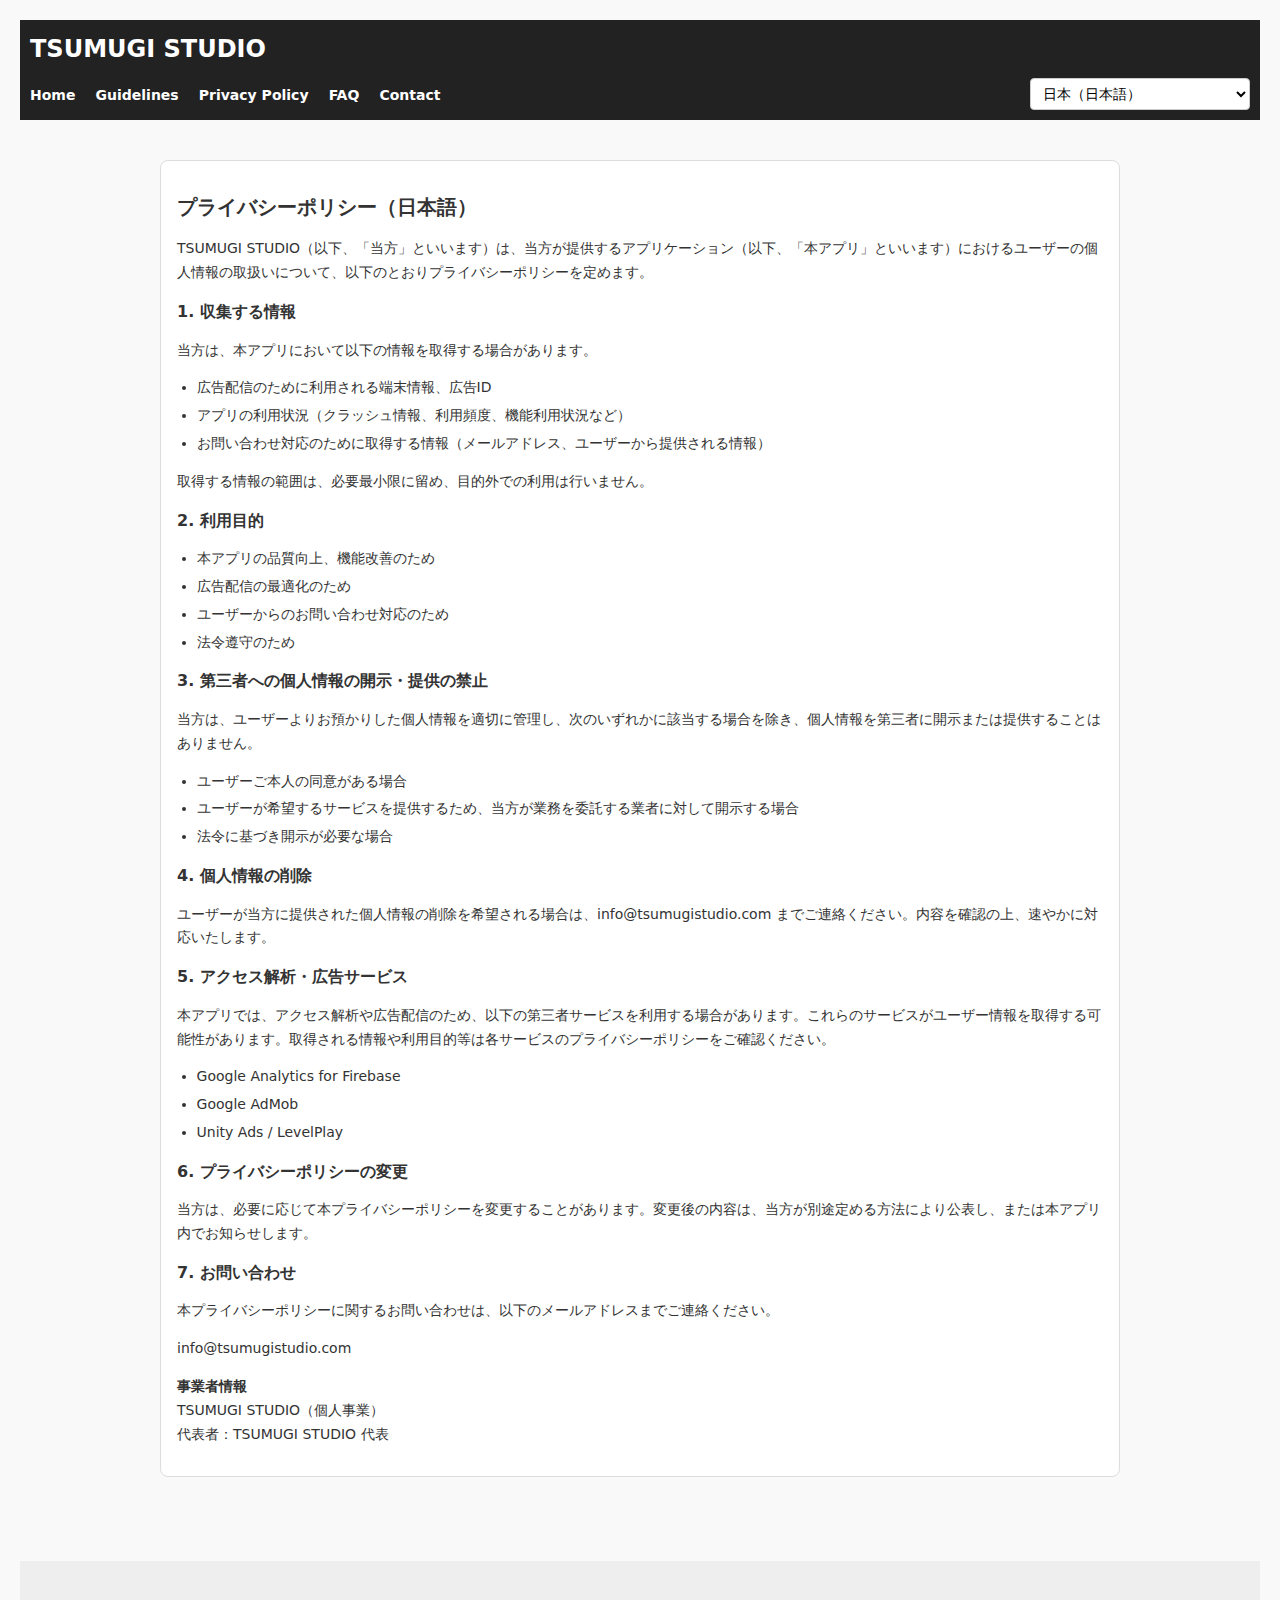
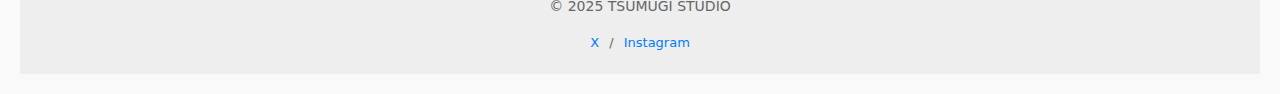
<file: privacy_new.html>
<!DOCTYPE html>
<html lang="ja">
<head>
  <meta charset="UTF-8" />
  <meta name="viewport" content="width=device-width, initial-scale=1.0" />
  <title>Privacy Policy | TSUMUGI STUDIO</title>
  <link rel="stylesheet" href="css/style.css" />
  <style>
    :root{--c:#007bff;}

    body {
      font-family: system-ui, -apple-system, Segoe UI, Roboto,
        "Noto Sans JP", "Hiragino Kaku Gothic ProN", Meiryo, sans-serif;
      margin: 20px;
      background-color: #f9f9f9;
      color: #333;
    }

    header { margin-bottom: 20px; }
    header h1 { font-size: 24px; margin-bottom: 10px; }

    /* ヘッダー：ナビ＋言語セレクタ */
    .header-flex{
      display:flex;
      justify-content:space-between;
      align-items:center;
      flex-wrap:wrap;
      gap:12px;
    }

    .nav-links { margin-bottom: 0; }
    .nav-links a {
      margin-right: 15px;
      text-decoration: none;
      color: var(--c);
      font-weight: 600;
      font-size: 14px;
    }
    .nav-links a:hover { text-decoration: underline; }

    /* 既存デザイン：ヘッダーリンクは白文字 */
    header .nav-links a,
    header .nav-links a:visited,
    header .nav-links a:active {
      color: #fff;
    }
    header .nav-links a:hover {
      color: #fff;
      opacity: .85;
      text-decoration: underline;
    }
    header .nav-links a:focus {
      outline: 2px solid #fff;
      outline-offset: 2px;
    }

    /* 右側の国・言語セレクタ（index / FAQ / streaming と統一） */
    .lang-select-inline select{
      padding:6px 8px;
      border-radius:4px;
      border:1px solid #ccc;
      font-size:14px;
      min-width: 220px;
      background-color:#fff;
    }

    @media (max-width: 680px) {
      .header-flex{
        flex-direction:column;
        align-items:flex-start;
      }
    }

    main{
      max-width: 960px;
      margin: 0 auto;
    }

    /* 言語パネル */
    .lang-panel{
      display:none;
      background:#fff;
      border-radius:8px;
      padding:16px;
      border:1px solid #ddd;
      margin-bottom:24px;
    }
    .lang-panel.active{ display:block; }

    h2{
      font-size:20px;
      margin:14px 0;
    }
    h3{
      font-size:16px;
      margin:14px 0 8px;
    }
    p{
      line-height:1.7;
      font-size:14px;
    }
    ul{
      padding-left:1.4em;
      font-size:14px;
      line-height:1.7;
    }
    li+li{ margin-top:4px; }

    a { color: var(--c); }
    a:hover { text-decoration: underline; }

    footer {
      text-align: center;
      margin-top: 40px;
      color: #666;
      font-size: 14px;
      padding: 20px;
    }

    .footer-links{
      margin-top:8px;
      font-size:13px;
    }
    .footer-links a{
      margin:0 6px;
      text-decoration:none;
      color:var(--c);
    }
    .footer-links a:hover{
      text-decoration:underline;
    }
  </style>
</head>
<body>
  <header>
    <h1>TSUMUGI STUDIO</h1>

    <div class="header-flex">
      <nav class="nav-links" aria-label="Primary">
        <a href="index.html">Home</a>
        <a href="streaming-guideline.html">Guidelines</a>
        <a href="privacy.html">Privacy Policy</a>
        <a href="faq.html">FAQ</a>
        <a href="contact.html">Contact</a>
      </nav>

      <div class="lang-select-inline">
        <select id="lang-select" aria-label="Region / Language">
          <option value="jp">日本（日本語）</option>
          <option value="en">United States（English）</option>
          <option value="hk">香港（繁體中文）</option>
          <option value="tw">台灣（繁體中文）</option>
          <option value="kr">한국（한국어）</option>
        </select>
      </div>
    </div>
  </header>

  <main>
    <!-- ===================== 日本（日本語） ===================== -->
    <section class="lang-panel active" id="lang-jp" data-view="jp" lang="ja">
      <h2>プライバシーポリシー（日本語）</h2>
      <p>TSUMUGI STUDIO（以下、「当方」といいます）は、当方が提供するアプリケーション（以下、「本アプリ」といいます）におけるユーザーの個人情報の取扱いについて、以下のとおりプライバシーポリシーを定めます。</p>
      
      <h3>1. 収集する情報</h3>
      <p>当方は、本アプリにおいて以下の情報を取得する場合があります。</p>
      <ul>
        <li>広告配信のために利用される端末情報、広告ID</li>
        <li>アプリの利用状況（クラッシュ情報、利用頻度、機能利用状況など）</li>
        <li>お問い合わせ対応のために取得する情報（メールアドレス、ユーザーから提供される情報）</li>
      </ul>
      <p>取得する情報の範囲は、必要最小限に留め、目的外での利用は行いません。</p>
      
      <h3>2. 利用目的</h3>
      <ul>
        <li>本アプリの品質向上、機能改善のため</li>
        <li>広告配信の最適化のため</li>
        <li>ユーザーからのお問い合わせ対応のため</li>
        <li>法令遵守のため</li>
      </ul>

      <h3>3. 第三者への個人情報の開示・提供の禁止</h3>
      <p>当方は、ユーザーよりお預かりした個人情報を適切に管理し、次のいずれかに該当する場合を除き、個人情報を第三者に開示または提供することはありません。</p>
      <ul>
        <li>ユーザーご本人の同意がある場合</li>
        <li>ユーザーが希望するサービスを提供するため、当方が業務を委託する業者に対して開示する場合</li>
        <li>法令に基づき開示が必要な場合</li>
      </ul>

      <h3>4. 個人情報の削除</h3>
      <p>ユーザーが当方に提供された個人情報の削除を希望される場合は、info@tsumugistudio.com までご連絡ください。内容を確認の上、速やかに対応いたします。</p>

      <h3>5. アクセス解析・広告サービス</h3>
      <p>本アプリでは、アクセス解析や広告配信のため、以下の第三者サービスを利用する場合があります。これらのサービスがユーザー情報を取得する可能性があります。取得される情報や利用目的等は各サービスのプライバシーポリシーをご確認ください。</p>
      <ul>
        <li>Google Analytics for Firebase</li>
        <li>Google AdMob</li>
        <li>Unity Ads / LevelPlay</li>
      </ul>

      <h3>6. プライバシーポリシーの変更</h3>
      <p>当方は、必要に応じて本プライバシーポリシーを変更することがあります。変更後の内容は、当方が別途定める方法により公表し、または本アプリ内でお知らせします。</p>

      <h3>7. お問い合わせ</h3>
      <p>本プライバシーポリシーに関するお問い合わせは、以下のメールアドレスまでご連絡ください。</p>
      <p>info@tsumugistudio.com</p>

      <p><strong>事業者情報</strong><br>
      TSUMUGI STUDIO（個人事業）<br>
      代表者：TSUMUGI STUDIO 代表</p>
    </section>

    <!-- ===================== United States（English） ===================== -->
    <section class="lang-panel" id="lang-en" data-view="en" lang="en">
      <h2>Privacy Policy (English)</h2>
      <p>TSUMUGI STUDIO (“we”, “our” or “us”) establishes this Privacy Policy to describe how we handle users’ personal information in the applications we provide (“this App”).</p>
      
      <h3>1. Information We Collect</h3>
      <p>We may collect the following information in this App:</p>
      <ul>
        <li>Device information and advertising IDs used for ad delivery</li>
        <li>App usage data (such as crash reports, frequency of use, and feature usage)</li>
        <li>Information obtained for responding to inquiries (such as email addresses and any information provided by users)</li>
      </ul>
      <p>The scope of the information collected is kept to the minimum necessary, and we do not use it for purposes other than those described.</p>
      
      <h3>2. Purposes of Use</h3>
      <ul>
        <li>To improve the quality and functionality of this App</li>
        <li>To optimize ad delivery</li>
        <li>To respond to user inquiries</li>
        <li>To comply with applicable laws and regulations</li>
      </ul>

      <h3>3. Disclosure or Provision of Personal Information to Third Parties</h3>
      <p>We properly manage personal information received from users and will not disclose or provide such information to third parties except in the following cases:</p>
      <ul>
        <li>When we have the user’s consent</li>
        <li>When it is necessary to disclose information to contractors to provide services requested by the user</li>
        <li>When disclosure is required by laws and regulations</li>
      </ul>

      <h3>4. Deletion of Personal Information</h3>
      <p>If you wish to request the deletion of any personal information you have provided to us, please contact us at info@tsumugistudio.com. We will review your request and respond promptly.</p>

      <h3>5. Analytics and Advertising Services</h3>
      <p>This App may use the following third-party services for analytics and ad delivery. These services may collect user information. Please refer to each service’s privacy policy for details on the information collected and the purposes of use:</p>
      <ul>
        <li>Google Analytics for Firebase</li>
        <li>Google AdMob</li>
        <li>Unity Ads / LevelPlay</li>
      </ul>

      <h3>6. Changes to the Privacy Policy</h3>
      <p>We may revise this Privacy Policy as necessary. Any changes will be published by methods separately specified by us or notified within this App.</p>

      <h3>7. Contact Information</h3>
      <p>For inquiries regarding this Privacy Policy, please contact us at:</p>
      <p>info@tsumugistudio.com</p>

      <p><strong>Business Information</strong><br>
      TSUMUGI STUDIO (Sole Proprietorship)<br>
      Representative: TSUMUGI STUDIO Owner</p>
    </section>

    <!-- ===================== 香港（繁體中文・香港） ===================== -->
    <section class="lang-panel" id="lang-hk" data-view="hk" lang="zh-Hant">
      <h2>隱私權政策（香港）</h2>
      <p>TSUMUGI STUDIO（下稱「本工作室」）就本工作室所提供的應用程式（下稱「本 App」）中，如何處理使用者的個人資料，制定本隱私權政策。</p>

      <h3>1. 收集的資料</h3>
      <p>本工作室可能於本 App 中收集以下資料：</p>
      <ul>
        <li>用於廣告投放的裝置資訊及廣告識別碼</li>
        <li>App 的使用情況（例如：當機資訊、使用頻率、功能使用情況等）</li>
        <li>為回覆查詢而取得的資料（例如：電郵地址，以及使用者於查詢中提供的內容）</li>
      </ul>
      <p>本工作室僅在必要範圍內收集資料，並不會作本政策所列以外的用途。</p>

      <h3>2. 資料的使用目的</h3>
      <ul>
        <li>提升本 App 的品質與功能</li>
        <li>優化廣告投放</li>
        <li>回應使用者查詢</li>
        <li>遵守相關法律及法規</li>
      </ul>

      <h3>3. 向第三者提供個人資料</h3>
      <p>本工作室會妥善管理由使用者提供的個人資料，除下列情況外，不會向第三者披露或提供：</p>
      <ul>
        <li>事先獲得使用者本人的同意</li>
        <li>為提供使用者所要求的服務，而有必要向受委託之業者披露資料</li>
        <li>依據法律或法規，必須進行披露的情況</li>
      </ul>

      <h3>4. 個人資料的刪除</h3>
      <p>若使用者希望刪除其提供予本工作室的個人資料，請電郵至 info@tsumugistudio.com 聯絡我們。本工作室將在確認內容後儘快處理。</p>

      <h3>5. 存取分析與廣告服務</h3>
      <p>本 App 可能會為了存取分析及廣告投放之目的，使用下列第三方服務。這些服務有可能取得使用者的部分資料。關於實際取得的資料內容及使用目的，請參考各服務之隱私權政策。</p>
      <ul>
        <li>Google Analytics for Firebase</li>
        <li>Google AdMob</li>
        <li>Unity Ads / LevelPlay</li>
      </ul>

      <h3>6. 隱私權政策之變更</h3>
      <p>本工作室可能會視需要變更本隱私權政策。變更後的內容將透過本工作室另行指定的方法公告，或於本 App 內通知。</p>

      <h3>7. 聯絡方式</h3>
      <p>若對本隱私權政策有任何疑問，歡迎透過以下電郵與我們聯絡：</p>
      <p>info@tsumugistudio.com</p>

      <p><strong>營運者資訊</strong><br>
      TSUMUGI STUDIO（個人事業）<br>
      負責人：TSUMUGI STUDIO 代表</p>
    </section>

    <!-- ===================== 台灣（繁體中文・台灣） ===================== -->
    <section class="lang-panel" id="lang-tw" data-view="tw" lang="zh-Hant">
      <h2>隱私權政策（台灣）</h2>
      <p>TSUMUGI STUDIO（以下稱「本工作室」）就本工作室所提供之應用程式（以下稱「本 App」）中，如何處理使用者的個人資料，訂立本隱私權政策。</p>

      <h3>1. 收集的資料</h3>
      <p>本工作室可能在本 App 中收集以下資料：</p>
      <ul>
        <li>用於廣告投放的裝置資訊與廣告識別碼</li>
        <li>App 使用情形（例如：當機資訊、使用頻率、各項功能的使用狀況等）</li>
        <li>為回覆使用者詢問而取得的資料（例如：電子郵件地址，以及使用者在詢問中提供的內容）</li>
      </ul>
      <p>本工作室僅於必要範圍內收集資料，不會將資料使用於本政策所載以外的目的。</p>

      <h3>2. 資料使用目的</h3>
      <ul>
        <li>提升本 App 的品質與功能</li>
        <li>優化廣告投放</li>
        <li>回覆使用者的各項詢問</li>
        <li>遵循相關法律與法規之要求</li>
      </ul>

      <h3>3. 向第三人提供個人資料</h3>
      <p>本工作室會妥善管理使用者所提供之個人資料，除非符合下列任一情況，否則不會向第三人揭露或提供：</p>
      <ul>
        <li>事前已取得使用者本人的同意</li>
        <li>為提供使用者所要求之服務，有必要向受委託之業者提供資料</li>
        <li>依法令規定必須進行揭露或提供時</li>
      </ul>

      <h3>4. 個人資料之刪除</h3>
      <p>若使用者希望刪除其提供給本工作室的個人資料，請寄信至 info@tsumugistudio.com 與我們聯絡。本工作室將確認內容後，儘速處理。</p>

      <h3>5. 存取分析與廣告服務</h3>
      <p>本 App 可能為了進行存取分析或廣告投放，而使用下列第三方服務。這些服務可能會取得部分使用者資料。關於實際取得的資料內容及使用目的，請參閱各服務之隱私權政策。</p>
      <ul>
        <li>Google Analytics for Firebase</li>
        <li>Google AdMob</li>
        <li>Unity Ads / LevelPlay</li>
      </ul>

      <h3>6. 隱私權政策之變更</h3>
      <p>本工作室得視需要調整本隱私權政策。變更後之內容，將透過本工作室另行指定之方式公告，或於本 App 內通知。</p>

      <h3>7. 聯絡方式</h3>
      <p>若對本隱私權政策有任何疑問，歡迎透過以下電子郵件與我們聯繫：</p>
      <p>info@tsumugistudio.com</p>

      <p><strong>營業者資訊</strong><br>
      TSUMUGI STUDIO（個人事業）<br>
      負責人：TSUMUGI STUDIO 代表</p>
    </section>

    <!-- ===================== 한국（한국어） ===================== -->
    <section class="lang-panel" id="lang-kr" data-view="kr" lang="ko">
      <h2>개인정보처리방침 (한국어)</h2>
      <p>TSUMUGI STUDIO(이하 “당사”)는 당사가 제공하는 애플리케이션(이하 “본 앱”)에서 이용자의 개인정보를 어떻게 처리하는지에 대해 다음과 같이 개인정보처리방침을 정합니다.</p>

      <h3>1. 수집하는 정보</h3>
      <p>당사는 본 앱을 통해 다음과 같은 정보를 수집할 수 있습니다.</p>
      <ul>
        <li>광고 송출을 위해 사용되는 단말기 정보 및 광고 ID</li>
        <li>앱 이용 현황(크래시 정보, 이용 빈도, 기능별 사용 현황 등)</li>
        <li>문의 대응을 위해 수집되는 정보(이메일 주소, 이용자가 문의 시 제공한 내용 등)</li>
      </ul>
      <p>수집하는 정보의 범위는 필요한 최소한으로 제한하며, 본 방침에 기재된 목적 이외의 용도로 사용하지 않습니다.</p>

      <h3>2. 이용 목적</h3>
      <ul>
        <li>본 앱의 품질 향상 및 기능 개선을 위해</li>
        <li>광고 송출의 최적화를 위해</li>
        <li>이용자 문의에 응답하기 위해</li>
        <li>관련 법령을 준수하기 위해</li>
      </ul>

      <h3>3. 개인정보의 제삼자 제공</h3>
      <p>당사는 이용자로부터 맡은 개인정보를 적절히 관리하며, 다음 각 호에 해당하는 경우를 제외하고는 제삼자에게 공개하거나 제공하지 않습니다.</p>
      <ul>
        <li>이용자 본인의 동의를 받은 경우</li>
        <li>이용자가 요청한 서비스를 제공하기 위해 업무를 위탁받은 업체에 정보를 제공해야 하는 경우</li>
        <li>법령에 따라 공개가 요구되는 경우</li>
      </ul>

      <h3>4. 개인정보의 삭제</h3>
      <p>이용자가 당사에 제공한 개인정보의 삭제를 원하실 경우, info@tsumugistudio.com 으로 연락해 주십시오. 내용을 확인한 뒤 최대한 신속하게 처리하겠습니다.</p>

      <h3>5. 접속 분석 및 광고 서비스</h3>
      <p>본 앱은 접속 분석 및 광고 송출을 위해 아래와 같은 제삼자 서비스를 이용할 수 있습니다. 이들 서비스는 이용자 정보를 수집할 수 있으며, 수집되는 정보와 이용 목적에 대해서는 각 서비스의 개인정보 처리방침을 참고해 주십시오.</p>
      <ul>
        <li>Google Analytics for Firebase</li>
        <li>Google AdMob</li>
        <li>Unity Ads / LevelPlay</li>
      </ul>

      <h3>6. 개인정보처리방침의 변경</h3>
      <p>당사는 필요에 따라 본 개인정보처리방침을 변경할 수 있습니다. 변경된 내용은 당사가 별도로 정하는 방법으로 공지하거나, 본 앱 내에서 안내드립니다.</p>

      <h3>7. 문의처</h3>
      <p>본 개인정보처리방침에 관한 문의 사항이 있으신 경우, 아래 이메일 주소로 연락해 주십시오.</p>
      <p>info@tsumugistudio.com</p>

      <p><strong>사업자 정보</strong><br>
      TSUMUGI STUDIO (개인 사업자)<br>
      대표자: TSUMUGI STUDIO 대표</p>
    </section>
  </main>

  <footer>
    <p>&copy; 2025 TSUMUGI STUDIO</p>
    <div class="footer-links">
      <a href="https://x.com/Tsumugi_Studio" target="_blank" rel="noopener">X</a> /
      <a href="https://www.instagram.com/tsumugistudio_games/" target="_blank" rel="noopener">Instagram</a>
    </div>
  </footer>

  <script>
    const $  = (s,root=document)=>root.querySelector(s);
    const $$ = (s,root=document)=>Array.from(root.querySelectorAll(s));

    const langSelect = $('#lang-select');
    const langPanels = $$('.lang-panel');

    function parseHashView(){
      const h = location.hash.replace('#','');
      if(!h) return null;
      const params = new URLSearchParams(h);
      return params.get('view');
    }

    function setHashView(view){
      const params = new URLSearchParams();
      if(view) params.set('view', view);
      history.replaceState(null, '', '#'+params.toString());
    }

    function showView(view){
      langPanels.forEach(p=>{
        if(p.dataset.view === view){
          p.classList.add('active');
        }else{
          p.classList.remove('active');
        }
      });
      // index / faq / streaming / contact と共有
      localStorage.setItem('tsu_view', view);
      setHashView(view);
    }

    langSelect.addEventListener('change', e=>{
      showView(e.target.value);
    });

    (function init(){
      const fromHash = parseHashView();
      const stored = localStorage.getItem('tsu_view');
      const initial = fromHash || stored || 'jp';

      const supported = ['jp','en','hk','tw','kr'];
      const view = supported.includes(initial) ? initial : 'jp';

      langSelect.value = view;
      showView(view);
    })();
  </script>
</body>
</html>
</file>
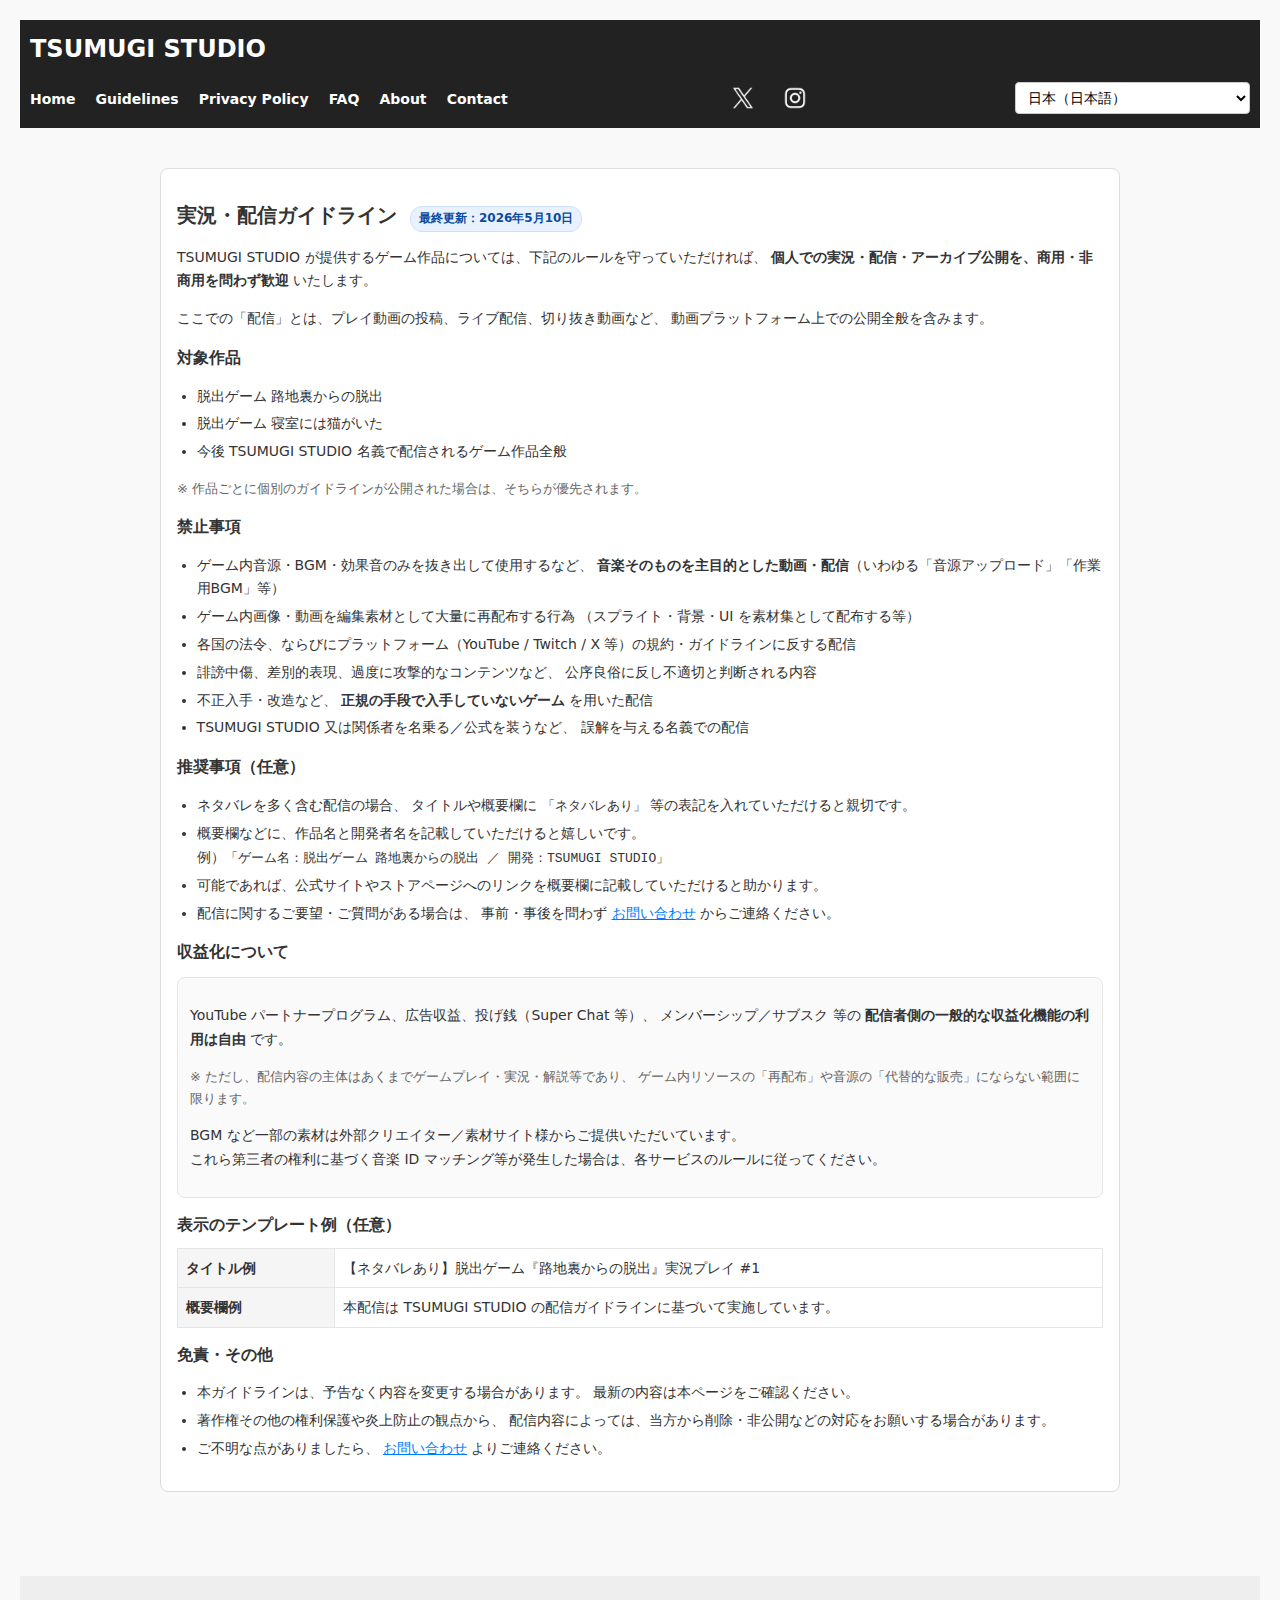
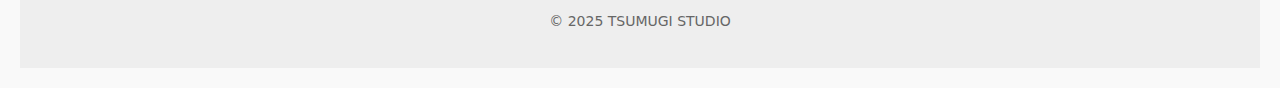
<file: streaming-guideline.html>
<!DOCTYPE html>
<html lang="ja">
<head>
  <meta charset="UTF-8" />
  <meta name="viewport" content="width=device-width, initial-scale=1.0" />
  <title>Streaming Guidelines | TSUMUGI STUDIO</title>
  <meta name="description" content="TSUMUGI STUDIO 作品の実況・動画配信ガイドライン（多言語対応）。" />
  <meta property="og:title" content="TSUMUGI STUDIO｜実況・配信ガイドライン" />
  <meta property="og:description" content="TSUMUGI STUDIO 作品の実況・動画配信ガイドライン（多言語対応）。" />
  <meta property="og:type" content="website" />
  <meta property="og:url" content="https://www.tsumugistudio.com/streaming-guideline.html" />
  <link rel="canonical" href="https://www.tsumugistudio.com/streaming-guideline.html" />
  <link rel="stylesheet" href="css/style.css" />
  <style>
    :root{--c:#007bff;}

    body {
      font-family: system-ui, -apple-system, Segoe UI, Roboto,
        "Noto Sans JP", "Hiragino Kaku Gothic ProN", Meiryo, sans-serif;
      margin: 20px;
      background: #f9f9f9;
      color: #333;
    }

    header { margin-bottom: 20px; }
    header h1 { font-size: 24px; margin-bottom: 10px; }

    /* ヘッダー：ナビ＋言語セレクタを左右に配置 */
    .header-flex{
      display:flex;
      justify-content:space-between;
      align-items:center;
      flex-wrap:wrap;
      gap:12px;
    }

    .nav-links { margin-bottom: 0; }
    .nav-links a {
      margin-right: 15px;
      text-decoration: none;
      color: var(--c);
      font-weight: 600;
      font-size: 14px;
    }
    .nav-links a:hover { text-decoration: underline; }

    /* ヘッダのリンクは既存デザインに合わせて白文字扱い */
    header .nav-links a,
    header .nav-links a:visited,
    header .nav-links a:active {
      color: #fff;
    }
    header .nav-links a:hover {
      color: #fff;
      opacity: .85;
      text-decoration: underline;
    }
    header .nav-links a:focus {
      outline: 2px solid #fff;
      outline-offset: 2px;
    }

    /* 右側の国・言語セレクタ（index / FAQ と同じスタイル） */
    .lang-select-inline select{
      padding:6px 8px;
      border-radius:4px;
      border:1px solid #ccc;
      font-size:14px;
      min-width: 220px;
      background-color:#fff;
    }

    @media (max-width: 680px) {
      .header-flex{
        flex-direction:column;
        align-items:flex-start;
      }
    }

    /* 言語パネル（共通） */
    .lang-panel{
      display:none;
      background:#fff;
      border-radius:8px;
      padding:16px;
      border:1px solid #ddd;
      margin-bottom:24px;
    }
    .lang-panel.active{ display:block; }

    main{
      max-width: 960px;
      margin: 0 auto;
    }

    /* X / Instagram アイコン共通 */
    .sns-links img {
      height: 40px;     /* お好みで 24〜32px くらいがバランス良い */
      width: auto;
      display: block;
    }
    
    /* SVGを直接埋め込んでいる場合はこちらも */
    .sns-links svg {
      height: 40px;
      width: 40px;      /* 正方形にしたい場合 */
    }

    .sns-links {
      display: flex;
      gap: 12px;
      align-items: center;
    }

    h2{
      font-size:20px;
      margin:14px 0;
    }
    h3{
      font-size:16px;
      margin:14px 0 8px;
    }
    p{
      line-height:1.7;
      font-size:14px;
    }
    ul{
      padding-left:1.4em;
      font-size:14px;
      line-height:1.7;
    }
    li+li{ margin-top:4px; }

    .note-small{
      color:#666;
      font-size:13px;
      margin-top:4px;
    }

    .badge{
      display:inline-block;
      font-size:12px;
      border:1px solid #ddd;
      border-radius:12px;
      padding:2px 8px;
      margin-left:6px;
    }
    .badge.new{
      background:#e8f2ff;
      border-color:#cfe0ff;
      color:#0b4aa2;
    }

    .block{
      border:1px solid #e5e5e5;
      border-radius:8px;
      padding:12px;
      margin:12px 0;
      background:#fafafa;
      font-size:14px;
    }

    code, .mono{
      font-family: ui-monospace, SFMono-Regular, Menlo, Monaco,
        Consolas, "Liberation Mono", "Courier New", monospace;
      font-size: 13px;
    }

    .dl-table{
      width:100%;
      border-collapse:collapse;
      margin:10px 0;
      font-size:14px;
    }
    .dl-table th,
    .dl-table td{
      border:1px solid #e5e5e5;
      padding:8px;
      text-align:left;
      vertical-align:top;
    }
    .dl-table th{
      width:140px;
      background:#f5f5f5;
      font-weight:600;
    }

    a { color: var(--c); }
    a:hover { text-decoration: underline; }

    footer {
      text-align: center;
      margin-top: 40px;
      color: #666;
      font-size: 14px;
      padding: 20px;
    }
  </style>
</head>
<body>
  <header>
    <h1>TSUMUGI STUDIO</h1>

    <div class="header-flex">
      <nav class="nav-links" aria-label="Primary">
        <a href="index.html">Home</a>
        <a href="streaming-guideline.html">Guidelines</a>
        <a href="privacy.html">Privacy Policy</a>
        <a href="faq.html">FAQ</a>
        <a href="about.html">About</a>
        <a href="contact.html">Contact</a>
      </nav>

      <div class="sns-links">
        <a href="https://x.com/Tsumugi_Studio" target="_blank" aria-label="X公式">
          <img src="images/icon_x.png" alt="X">
        </a>
        <a href="https://www.instagram.com/tsumugistudio_games" target="_blank" aria-label="Instagram公式">
          <img src="images/icon_instagram.png" alt="Instagram">
        </a>
      </div>

      <!-- ★ index / FAQ と同じ 5言語 -->
      <div class="lang-select-inline">
        <select id="lang-select" aria-label="Region / Language">
          <option value="jp">日本（日本語）</option>
          <option value="en">United States（English）</option>
          <option value="fr">France（Français）</option>
          <option value="de">Deutschland（Deutsch）</option>
          <option value="es">España（Español）</option>
          <option value="hk">香港（繁體中文）</option>
          <option value="tw">台灣（繁體中文）</option>
          <option value="kr">한국（한국어）</option>
          <option value="uk">Україна（Українська）</option>
          <option value="az">Azərbaycan（Azərbaycan dili）</option>
          <option value="hi">India（हिन्दी）</option>
        </select>
      </div>
    </div>
  </header>

  <main>
    <!-- ===================== 日本（日本語） ===================== -->
    <section class="lang-panel active" id="lang-jp" data-view="jp" lang="ja">
      <h2>実況・配信ガイドライン <span class="badge new">最終更新：2026年5月10日</span></h2>
      <p>
        TSUMUGI STUDIO が提供するゲーム作品については、下記のルールを守っていただければ、
        <strong>個人での実況・配信・アーカイブ公開を、商用・非商用を問わず歓迎</strong> いたします。
      </p>
      <p>
        ここでの「配信」とは、プレイ動画の投稿、ライブ配信、切り抜き動画など、
        動画プラットフォーム上での公開全般を含みます。
      </p>

      <h3>対象作品</h3>
      <ul>
        <li>脱出ゲーム 路地裏からの脱出</li>
        <li>脱出ゲーム 寝室には猫がいた</li>
        <li>今後 TSUMUGI STUDIO 名義で配信されるゲーム作品全般</li>
      </ul>
      <p class="note-small">
        ※ 作品ごとに個別のガイドラインが公開された場合は、そちらが優先されます。
      </p>

      <h3>禁止事項</h3>
      <ul>
        <li>
          ゲーム内音源・BGM・効果音のみを抜き出して使用するなど、
          <strong>音楽そのものを主目的とした動画・配信</strong>（いわゆる「音源アップロード」「作業用BGM」等）
        </li>
        <li>
          ゲーム内画像・動画を編集素材として大量に再配布する行為
          （スプライト・背景・UI を素材集として配布する等）
        </li>
        <li>
          各国の法令、ならびにプラットフォーム（YouTube / Twitch / X 等）の規約・ガイドラインに反する配信
        </li>
        <li>
          誹謗中傷、差別的表現、過度に攻撃的なコンテンツなど、
          公序良俗に反し不適切と判断される内容
        </li>
        <li>
          不正入手・改造など、
          <strong>正規の手段で入手していないゲーム</strong> を用いた配信
        </li>
        <li>
          TSUMUGI STUDIO 又は関係者を名乗る／公式を装うなど、
          誤解を与える名義での配信
        </li>
      </ul>

      <h3>推奨事項（任意）</h3>
      <ul>
        <li>
          ネタバレを多く含む配信の場合、
          タイトルや概要欄に <span class="mono">「ネタバレあり」</span> 等の表記を入れていただけると親切です。
        </li>
        <li>
          概要欄などに、作品名と開発者名を記載していただけると嬉しいです。<br />
          例）<span class="mono">「ゲーム名：脱出ゲーム 路地裏からの脱出 ／ 開発：TSUMUGI STUDIO」</span>
        </li>
        <li>
          可能であれば、公式サイトやストアページへのリンクを概要欄に記載していただけると助かります。
        </li>
        <li>
          配信に関するご要望・ご質問がある場合は、
          事前・事後を問わず <a href="contact.html">お問い合わせ</a> からご連絡ください。
        </li>
      </ul>

      <h3>収益化について</h3>
      <div class="block">
        <p>
          YouTube パートナープログラム、広告収益、投げ銭（Super Chat 等）、
          メンバーシップ／サブスク 等の
          <strong>配信者側の一般的な収益化機能の利用は自由</strong> です。
        </p>
        <p class="note-small">
          ※ ただし、配信内容の主体はあくまでゲームプレイ・実況・解説等であり、
          ゲーム内リソースの「再配布」や音源の「代替的な販売」にならない範囲に限ります。
        </p>
        <p>
          BGM など一部の素材は外部クリエイター／素材サイト様からご提供いただいています。<br />
          これら第三者の権利に基づく音楽 ID マッチング等が発生した場合は、各サービスのルールに従ってください。
        </p>
      </div>

      <h3>表示のテンプレート例（任意）</h3>
      <table class="dl-table" aria-label="テンプレート">
        <tr>
          <th>タイトル例</th>
          <td>【ネタバレあり】脱出ゲーム『路地裏からの脱出』実況プレイ #1</td>
        </tr>
        <tr>
          <th>概要欄例</th>
          <td>
            本配信は TSUMUGI STUDIO の配信ガイドラインに基づいて実施しています。
          </td>
        </tr>
      </table>

      <h3>免責・その他</h3>
      <ul>
        <li>
          本ガイドラインは、予告なく内容を変更する場合があります。
          最新の内容は本ページをご確認ください。
        </li>
        <li>
          著作権その他の権利保護や炎上防止の観点から、
          配信内容によっては、当方から削除・非公開などの対応をお願いする場合があります。
        </li>
        <li>
          ご不明な点がありましたら、
          <a href="contact.html">お問い合わせ</a> よりご連絡ください。
        </li>
      </ul>
    </section>

    <!-- ===================== United States（English） ===================== -->
    <section class="lang-panel" id="lang-en" data-view="en" lang="en">
      <h2>Streaming & Video Guidelines <span class="badge new">Last updated: May 10, 2026</span></h2>
      <p>
        We’re very happy if you’d like to stream or create videos of our games.
        As long as you follow the rules below, we
        <strong>welcome both non-commercial and monetized content</strong>
        on your own channels.
      </p>
      <p>
        “Streaming” here includes live streams, VOD uploads, edited videos,
        and clips on video platforms.
      </p>

      <h3>Scope</h3>
      <ul>
        <li>
          <em>Escape Game: The Hidden Alley</em>
        </li>
        <li>
          <em>Escape Game The Cat Was in the Bedroom</em>
        </li>
        <li>
          Any future TSUMUGI STUDIO titles, unless a separate guideline is published for that game
        </li>
      </ul>

      <h3>Prohibited</h3>
      <ul>
        <li>
          Uploading in-game music/BGM/effects as
          <strong>standalone audio content</strong>
          (e.g., “soundtrack uploads,” “BGM only” videos) that are not primarily about the game itself
        </li>
        <li>
          Redistributing in-game images or assets as
          “asset packs” or reusable asset libraries (backgrounds, UI, sprites, etc.)
        </li>
        <li>
          Any activity that violates applicable laws or your streaming platform’s
          terms and community guidelines
        </li>
        <li>
          Content that is defamatory, discriminatory, or otherwise offensive and inappropriate
        </li>
        <li>
          Streaming using pirated, modified, or otherwise non-genuine copies of our games
        </li>
        <li>
          Presenting your channel/content as if it were an “official” TSUMUGI STUDIO channel
          or otherwise misrepresenting our involvement
        </li>
      </ul>

      <h3>Recommended (Optional)</h3>
      <ul>
        <li>
          If your content contains major story or puzzle spoilers,
          please consider adding a note such as
          <span class="mono">“Contains Spoilers”</span> to the title or description.
        </li>
        <li>
          We would appreciate it if you include the game title and our studio name
          somewhere in the description. <br />
          Example:
          <span class="mono">
            “Game: Escape Game: The Hidden Alley / Developer: TSUMUGI STUDIO”
          </span>
        </li>
        <li>
          When possible, please add links to our official website or store pages
          so that viewers can easily find the game.
        </li>
        <li>
          If you have requests or questions about streaming our games,
          feel free to contact us before or after your stream via the
          <a href="contact.html">contact form</a>.
        </li>
      </ul>

      <h3>Monetization</h3>
      <div class="block">
        <p>
          You are free to use standard monetization features on your channels, such as:
          ad revenue, memberships/subscriptions, Super Chats, tips, and similar systems —
          <strong>as long as the main purpose of the content is gameplay, commentary,
          or critique of the game itself</strong>.
        </p>
        <p class="note-small">
          In other words, your stream/video should not function as a replacement
          for distributing our game’s assets (music, art, etc.).
        </p>
        <p>
          Some in-game music and assets are provided by third-party creators.
          If a music rights holder issues a claim or ContentID match,
          please follow the platform’s rules and their decision.
        </p>
      </div>

      <h3>Suggested Boilerplate</h3>
      <table class="dl-table" aria-label="Boilerplate">
        <tr>
          <th>Title Example</th>
          <td>[Contains Spoilers] Escape Game: The Hidden Alley – Gameplay #1</td>
        </tr>
        <tr>
          <th>Description Example</th>
          <td>
            This stream follows TSUMUGI STUDIO’s Streaming Guidelines.
          </td>
        </tr>
      </table>

      <h3>Notes</h3>
      <ul>
        <li>
          These guidelines may be updated without prior notice.
          Please check this page for the latest version.
        </li>
        <li>
          To protect rights holders and avoid controversy,
          we may ask you to modify or remove a stream in certain cases.
        </li>
        <li>
          If you have any questions, please contact us via the
          <a href="contact.html">Contact</a> page.
        </li>
      </ul>
    </section>

    <!-- ===================== France（Français） ===================== -->
    <section class="lang-panel" id="lang-fr" data-view="fr" lang="fr">
      <h2>Directives de streaming &amp; de vidéo <span class="badge new">Dernière mise à jour : 10 mai 2026</span></h2>

      <p>
        TSUMUGI STUDIO autorise et accueille chaleureusement le streaming, la publication
        de vidéos et le partage de contenus liés à nos jeux — que ce soit à titre personnel
        ou dans un cadre monétisé — tant que les règles suivantes sont respectées.
      </p>
      <p>
        Le terme « streaming » inclut ici : vidéos de gameplay, diffusions en direct,
        contenus montés, extraits et toute publication sur une plateforme vidéo.
      </p>

      <h3>Œuvres concernées</h3>
      <ul>
        <li><em>Escape Room Game Ruelle Cachée</em></li>
        <li><em>Escape Game Le chat était dans la chambre</em></li>
        <li>Tous les jeux publiés par TSUMUGI STUDIO à l’avenir, sauf si des directives séparées sont publiées pour un jeu donné</li>
      </ul>

      <h3>Contenus interdits</h3>
      <ul>
        <li>
          Diffuser la musique, les BGM ou les effets sonores du jeu comme
          <strong>contenu audio autonome</strong>
          (par exemple « OST », « BGM only », musique de fond seule), lorsque le contenu n’a pas pour sujet principal le jeu lui-même.
        </li>
        <li>
          Redistribuer des images ou éléments du jeu sous forme de « packs de ressources »
          ou de bibliothèques d’assets réutilisables (arrière-plans, UI, sprites, etc.).
        </li>
        <li>Tout contenu contraire aux lois applicables ou aux règles des plateformes (YouTube / Twitch / X, etc.).</li>
        <li>Contenu diffamatoire, discriminatoire ou autrement offensant et inapproprié.</li>
        <li>Streaming utilisant des copies piratées, modifiées ou non authentiques de nos jeux.</li>
        <li>Présenter votre chaîne ou votre contenu comme officiel, ou laisser entendre à tort que TSUMUGI STUDIO y participe.</li>
      </ul>

      <h3>Recommandations (facultatif)</h3>
      <ul>
        <li>
          Si votre contenu contient des spoilers importants liés à l’histoire ou aux énigmes,
          veuillez envisager d’ajouter une mention comme
          <span class="mono">« Contient des spoilers »</span> dans le titre ou la description.
        </li>
        <li>
          Nous vous serions reconnaissants d’indiquer le titre du jeu et le nom du studio dans la description.<br />
          Exemple :
          <span class="mono">« Game: Escape Room Game Ruelle Cachée / Developer: TSUMUGI STUDIO »</span>
        </li>
        <li>Si possible, ajoutez un lien vers notre site officiel ou vers la page du store.</li>
        <li>Pour toute demande ou question, veuillez utiliser la <a href="contact.html">page Contact</a>.</li>
      </ul>

      <h3>Monétisation</h3>
      <div class="block">
        <p>
          Vous pouvez utiliser librement les fonctions de monétisation habituelles des plateformes,
          telles que la publicité, les abonnements, les Super Chats, les dons ou les systèmes similaires,
          <strong>à condition que le contenu principal soit le gameplay, le commentaire ou la critique du jeu lui-même</strong>.
        </p>
        <p class="note-small">
          Autrement dit, votre vidéo ou diffusion ne doit pas servir de substitut à la distribution
          des ressources du jeu, comme la musique ou les images.
        </p>
        <p>
          Certains morceaux et éléments du jeu proviennent de créateurs tiers ou de sites de ressources.
          En cas de réclamation ou de correspondance Content ID, veuillez suivre les règles de la plateforme concernée.
        </p>
      </div>

      <h3>Modèles d’affichage (exemples facultatifs)</h3>
      <table class="dl-table">
        <tr>
          <th>Titre</th>
          <td>[Contient des spoilers] Escape Room Game Ruelle Cachée — Gameplay #1</td>
        </tr>
        <tr>
          <th>Description</th>
          <td>Cette diffusion respecte les directives de streaming de TSUMUGI STUDIO.</td>
        </tr>
      </table>

      <h3>Notes</h3>
      <ul>
        <li>Ces directives peuvent être mises à jour sans préavis. Veuillez consulter cette page pour la version la plus récente.</li>
        <li>Afin de protéger les ayants droit et d’éviter les litiges, nous pouvons vous demander de modifier ou de retirer une vidéo dans certains cas.</li>
        <li>Si vous avez des questions, veuillez nous contacter via la <a href="contact.html">page Contact</a>.</li>
      </ul>
    </section>
    
    <!-- ===================== Deutschland（Deutsch） ===================== -->
    <section class="lang-panel" id="lang-de" data-view="de" lang="de">
      <h2>Richtlinien für Streaming &amp; Video <span class="badge new">Letzte Aktualisierung: 10. Mai 2026</span></h2>

      <p>
        TSUMUGI STUDIO erlaubt und freut sich ausdrücklich über Streaming, Video-Uploads
        und andere Inhalte zu unseren Spielen – sowohl privat als auch monetarisiert –,
        sofern die folgenden Regeln eingehalten werden.
      </p>
      <p>
        „Streaming“ umfasst hier Gameplay-Videos, Livestreams, zusammengeschnittene Videos,
        Clips und andere Veröffentlichungen auf Videoplattformen.
      </p>

      <h3>Geltende Werke</h3>
      <ul>
        <li><em>Escape Room Game HINTERGASSE</em></li>
        <li><em>Escape Game Die Katze war im Schlafzimmer</em></li>
        <li>Alle zukünftigen Spiele von TSUMUGI STUDIO, sofern keine gesonderten Richtlinien für das jeweilige Spiel veröffentlicht werden</li>
      </ul>

      <h3>Unzulässige Inhalte</h3>
      <ul>
        <li>
          Veröffentlichung von Spielmusik, BGM oder Soundeffekten als
          <strong>eigenständiger Audioinhalt</strong>
          (z. B. „OST-Upload“, „BGM only“), wenn nicht das Spiel selbst im Mittelpunkt steht.
        </li>
        <li>
          Weitergabe von Spielgrafiken oder Materialien als Asset-Pakete
          oder wiederverwendbare Asset-Bibliotheken (Hintergründe, UI, Sprites usw.).
        </li>
        <li>Inhalte, die gegen geltende Gesetze oder Plattformrichtlinien verstoßen (YouTube / Twitch / X usw.).</li>
        <li>Diffamierende, diskriminierende oder anderweitig unangemessene Inhalte.</li>
        <li>Streaming mit illegal erworbenen, modifizierten oder nicht authentischen Kopien unserer Spiele.</li>
        <li>Den eigenen Kanal oder Inhalt als offiziell darstellen oder eine Beteiligung von TSUMUGI STUDIO vortäuschen.</li>
      </ul>

      <h3>Empfehlungen (optional)</h3>
      <ul>
        <li>
          Wenn dein Inhalt wichtige Story- oder Rätsel-Spoiler enthält,
          erwäge bitte einen Hinweis wie
          <span class="mono">„Enthält Spoiler“</span> im Titel oder in der Beschreibung.
        </li>
        <li>
          Wir freuen uns, wenn du Spieltitel und Entwickler in der Beschreibung nennst.<br />
          Beispiel:
          <span class="mono">„Game: Escape Room Game HINTERGASSE / Developer: TSUMUGI STUDIO“</span>
        </li>
        <li>Wenn möglich, füge bitte einen Link zur offiziellen Website oder zur Store-Seite hinzu.</li>
        <li>Bei Fragen kannst du uns über die <a href="contact.html">Kontaktseite</a> erreichen.</li>
      </ul>

      <h3>Monetarisierung</h3>
      <div class="block">
        <p>
          Übliche Monetarisierungsfunktionen der Plattformen wie Werbung, Mitgliedschaften,
          Abonnements, Super Chat, Spenden und ähnliche Systeme dürfen genutzt werden,
          <strong>solange der Hauptzweck des Inhalts Gameplay, Kommentar oder Kritik am Spiel selbst ist</strong>.
        </p>
        <p class="note-small">
          Dein Stream oder Video sollte also nicht als Ersatz für die Verbreitung unserer Spielressourcen
          wie Musik oder Grafiken dienen.
        </p>
        <p>
          Einige Musik- und Asset-Materialien stammen von externen Kreativen oder Asset-Websites.
          Falls eine Rechteinhaberin oder ein Rechteinhaber eine Content-ID- oder Urheberrechtsmeldung auslöst,
          befolge bitte die Regeln der jeweiligen Plattform.
        </p>
      </div>

      <h3>Anzeige-Vorlagen (optional)</h3>
      <table class="dl-table">
        <tr>
          <th>Titel</th>
          <td>[Enthält Spoiler] Escape Room Game HINTERGASSE — Gameplay #1</td>
        </tr>
        <tr>
          <th>Beschreibung</th>
          <td>Dieser Stream erfolgt gemäß den Streaming-Richtlinien von TSUMUGI STUDIO.</td>
        </tr>
      </table>

      <h3>Hinweise</h3>
      <ul>
        <li>Diese Richtlinien können ohne vorherige Ankündigung aktualisiert werden. Bitte prüfe diese Seite für die aktuelle Version.</li>
        <li>Zum Schutz von Rechteinhabern und zur Vermeidung von Problemen können wir dich in bestimmten Fällen bitten, einen Stream zu ändern oder zu entfernen.</li>
        <li>Bei Fragen kontaktiere uns bitte über die <a href="contact.html">Kontaktseite</a>.</li>
      </ul>
    </section>
    
    <!-- ===================== España（Español） ===================== -->
    <section class="lang-panel" id="lang-es" data-view="es" lang="es">
      <h2>Guía para streaming y vídeo <span class="badge new">Actualizado: 10 de mayo de 2026</span></h2>

      <p>
        TSUMUGI STUDIO permite —y agradece sinceramente— el streaming, la publicación
        de vídeos y el uso de contenido basado en nuestros juegos, ya sea de forma personal
        o con monetización, siempre que se respeten las siguientes reglas.
      </p>
      <p>
        El término «streaming» incluye vídeos de partidas, directos, vídeos editados,
        clips y cualquier publicación en plataformas de vídeo.
      </p>

      <h3>Juegos cubiertos</h3>
      <ul>
        <li><em>Escape Game Callejón Secreto</em></li>
        <li><em>Escape Game El gato en el dormitorio</em></li>
        <li>Todos los futuros juegos publicados por TSUMUGI STUDIO, salvo que exista una guía separada para un juego concreto</li>
      </ul>

      <h3>Contenido no permitido</h3>
      <ul>
        <li>
          Publicar música, BGM o efectos de sonido del juego como
          <strong>contenido de audio independiente</strong>
          (por ejemplo, “OST”, “BGM only” o música de fondo sin gameplay) cuando el contenido no trate principalmente del juego.
        </li>
        <li>
          Redistribuir imágenes o recursos del juego como paquetes de recursos
          o bibliotecas reutilizables (fondos, UI, sprites, etc.).
        </li>
        <li>Cualquier contenido que incumpla leyes aplicables o normas de plataformas (YouTube / Twitch / X, etc.).</li>
        <li>Contenido difamatorio, discriminatorio u ofensivo e inapropiado.</li>
        <li>Streaming con copias piratas, modificadas o no auténticas de nuestros juegos.</li>
        <li>Presentar el canal o el contenido como oficial, o dar a entender falsamente que TSUMUGI STUDIO participa en él.</li>
      </ul>

      <h3>Recomendaciones (opcional)</h3>
      <ul>
        <li>
          Si el contenido incluye spoilers importantes de la historia o de los acertijos,
          considera añadir una nota como
          <span class="mono">“Contiene spoilers”</span> en el título o la descripción.
        </li>
        <li>
          Agradecemos que incluyas el título del juego y el nombre del estudio en la descripción.<br />
          Ejemplo:
          <span class="mono">“Game: Escape Game Callejón Secreto / Developer: TSUMUGI STUDIO”</span>
        </li>
        <li>Si es posible, añade un enlace al sitio web oficial o a la página del store.</li>
        <li>Para consultas, utiliza la <a href="contact.html">página de contacto</a>.</li>
      </ul>

      <h3>Monetización</h3>
      <div class="block">
        <p>
          Puedes utilizar libremente las funciones habituales de monetización de las plataformas,
          como anuncios, membresías, suscripciones, Super Chat, propinas y sistemas similares,
          <strong>siempre que el propósito principal del contenido sea gameplay, comentario o crítica del propio juego</strong>.
        </p>
        <p class="note-small">
          En otras palabras, tu stream o vídeo no debe servir como sustituto de la distribución
          de los recursos del juego, como música o gráficos.
        </p>
        <p>
          Parte de la música y los recursos del juego provienen de creadores externos o sitios de assets.
          Si se produce una reclamación o coincidencia de Content ID, sigue las normas de la plataforma correspondiente.
        </p>
      </div>

      <h3>Modelos de texto (opcional)</h3>
      <table class="dl-table">
        <tr>
          <th>Título</th>
          <td>[Contiene spoilers] Escape Game Callejón Secreto — Gameplay #1</td>
        </tr>
        <tr>
          <th>Descripción</th>
          <td>Este streaming se realiza según las directrices de streaming de TSUMUGI STUDIO.</td>
        </tr>
      </table>

      <h3>Notas</h3>
      <ul>
        <li>Estas directrices pueden actualizarse sin previo aviso. Consulta esta página para ver la versión más reciente.</li>
        <li>Para proteger a los titulares de derechos y evitar problemas, podemos pedirte que modifiques o retires un vídeo en determinados casos.</li>
        <li>Si tienes alguna pregunta, contacta con nosotros a través de la <a href="contact.html">página de contacto</a>.</li>
      </ul>
    </section>

    <!-- ===================== 香港（繁體中文・香港） ===================== -->
    <section class="lang-panel" id="lang-hk" data-view="hk" lang="zh-Hant">
      <h2>實況／影片發佈 指南 <span class="badge new">最後更新：2026年5月10日</span></h2>
      <p>
        感謝你對 TSUMUGI STUDIO 作品的支持。<br>
        只要遵守以下規則，
        <strong>我們歡迎個人實況、影片發佈與存檔，無論是否開啟收益</strong>。
      </p>
      <p>
        這裡所說的「實況／影片」包含：直播、VOD、剪輯影片、Shorts 等在影片平台上公開的內容。
      </p>

      <h3>適用作品</h3>
      <ul>
        <li>逃脫遊戲 從巷弄中逃出</li>
        <li>Escape Game 寢室裡有一隻貓</li>
        <li>今後以 TSUMUGI STUDIO 名義發布的遊戲作品</li>
      </ul>
      <p class="note-small">
        ※ 若未來某款作品另外公開專用指南，則以該作品專用指南為優先。
      </p>

      <h3>禁止事項</h3>
      <ul>
        <li>
          將遊戲內 BGM／音效單獨抽出，做成
          <strong>以音樂本身為主體</strong> 的影片或配信<br>
          （例如純 BGM 上傳、作業用音樂等，已不再以遊戲實況為主的內容）
        </li>
        <li>
          將遊戲內圖像、影片大量整理成「素材包」或素材集再配布
          （背景、UI、角色圖像等作為可重用素材公開）
        </li>
        <li>
          違反各國法律或各平台（YouTube / Twitch / X 等）規約、社群守則的配信
        </li>
        <li>
          帶有誹謗、歧視或其他公序良俗上不適當的內容
        </li>
        <li>
          使用盜版、改造版等
          <strong>並非正規管道取得的遊戲</strong> 進行配信
        </li>
        <li>
          自稱 TSUMUGI STUDIO 官方帳號、或讓觀眾誤以為是官方發佈渠道的行為
        </li>
      </ul>

      <h3>建議事項（非必須）</h3>
      <ul>
        <li>
          若內容包含大量劇情或謎題相關的劇透，
          建議在標題或說明欄標註
          <span class="mono">「含劇透」</span> 等字樣，方便觀眾判斷。
        </li>
        <li>
          若能在影片說明中標明遊戲名稱與開發者名稱，我們會非常感謝。<br>
          例：
          <span class="mono">「遊戲：逃脫遊戲 從巷弄中逃出 ／ 開發：TSUMUGI STUDIO」</span>
        </li>
        <li>
          若方便的話，也歡迎在說明欄附上官方網站或商店頁面的連結，
          讓觀眾可以輕鬆找到遊戲。
        </li>
        <li>
          若對實況相關規則有任何疑問或需求，
          歡迎隨時透過 <a href="contact.html">聯絡表單</a> 與我們聯繫。
        </li>
      </ul>

      <h3>關於收益化</h3>
      <div class="block">
        <p>
          你可以自由使用平台提供的一般收益功能，
          例如廣告收益、會員／訂閱、Super Chat、打賞等。<br>
          前提是影片／實況的主體為遊戲實況、解說、評論等，
          而非單純再配布遊戲內素材。
        </p>
        <p class="note-small">
          換言之，請避免將影片做成「代替販售遊戲 BGM／圖像素材」之類的內容。
        </p>
        <p>
          部分音樂與素材來自第三方創作者或素材網站。<br>
          若因第三方權利產生音樂識別（Content ID）或版權聲明，
          請依照各平台的規則及權利方決定處理。
        </p>
      </div>

      <h3>標示範例（可自由修改）</h3>
      <table class="dl-table" aria-label="範例">
        <tr>
          <th>標題範例</th>
          <td>【含劇透】逃脫遊戲 從巷弄中逃出 實況直播 #1</td>
        </tr>
        <tr>
          <th>說明欄範例</th>
          <td>
            本實況依照 TSUMUGI STUDIO 的配信指南進行。
          </td>
        </tr>
      </table>

      <h3>免責事項・其他</h3>
      <ul>
        <li>
          本指南內容可能會在未事先通知的情況下更新。
          請以本頁面最新版本為準。
        </li>
        <li>
          基於著作權與風評等考量，我們有時可能會請求你修改或下架部分影片。
        </li>
        <li>
          若有任何疑問，請透過
          <a href="contact.html">聯絡表單</a> 與我們聯繫。
        </li>
      </ul>
    </section>

    <!-- ===================== 台灣（繁體中文・台灣） ===================== -->
    <section class="lang-panel" id="lang-tw" data-view="tw" lang="zh-Hant">
      <h2>實況直播／影片發布 指南 <span class="badge new">最後更新：2026年5月10日</span></h2>
      <p>
        感謝你遊玩 TSUMUGI STUDIO 的作品。<br>
        只要遵守以下規則，
        <strong>我們歡迎個人實況、影片發布與存檔，無論是否開啟收益</strong>。
      </p>
      <p>
        這裡的「實況／影片」包含：直播、VOD、剪輯影片、Shorts 等在影音平台上公開的內容。
      </p>

      <h3>適用作品</h3>
      <ul>
        <li>逃脫遊戲 從巷弄中逃出</li>
        <li>Escape Game 寢室裡有一隻貓</li>
        <li>未來以 TSUMUGI STUDIO 名義推出的遊戲作品</li>
      </ul>
      <p class="note-small">
        ※ 如果未來針對某款作品另外發布專用指南，則以該指南為優先。
      </p>

      <h3>禁止事項</h3>
      <ul>
        <li>
          將遊戲內 BGM／音效抽出，製作成
          <strong>以音樂本身為主題</strong> 的影片或直播<br>
          （例如純 BGM 上傳、作業用音樂等，不再以遊戲實況為主的內容）
        </li>
        <li>
          將遊戲內圖片或影片整理成「素材包」或素材集公開下載
          （背景、UI、角色圖等重複利用之素材）
        </li>
        <li>
          違反各國法律或各平台（YouTube / Twitch / X 等）使用條款、
          社群規範的直播或影片
        </li>
        <li>
          含有誹謗、歧視或其他公序良俗上不適當的內容
        </li>
        <li>
          使用盜版、改造版等
          <strong>非正規管道取得的遊戲</strong> 進行實況
        </li>
        <li>
          冒充 TSUMUGI STUDIO 官方帳號，或讓觀眾誤以為是官方頻道的行為
        </li>
      </ul>

      <h3>建議事項（非必須）</h3>
      <ul>
        <li>
          若影片中有較多劇情或謎題的劇透，
          建議在標題或說明欄加入
          <span class="mono">「含劇透」</span> 之類的提示字樣。
        </li>
        <li>
          若可以在說明欄中標示遊戲名稱與開發者名稱，我們會非常感謝。<br>
          例：
          <span class="mono">「遊戲：逃脫遊戲 從巷弄中逃出 ／ 開發：TSUMUGI STUDIO」</span>
        </li>
        <li>
          若方便，也歡迎在說明欄附上官方網站或商店頁面的連結，
          讓更多玩家可以找到這款遊戲。
        </li>
        <li>
          若對實況相關規定有任何需求或疑問，
          歡迎隨時透過 <a href="contact.html">聯絡表單</a> 與我們聯繫。
        </li>
      </ul>

      <h3>關於收益化</h3>
      <div class="block">
        <p>
          你可以自由使用平台的一般收益功能，
          例如廣告分潤、會員／訂閱、Super Chat、斗內等。<br>
          前提是影片內容的主體為遊戲實況、解說、心得等，
          而不是單純再配布遊戲內素材。
        </p>
        <p class="note-small">
          換句話說，請避免將影片做成「代替販售遊戲 BGM／圖像素材」之類的內容。
        </p>
        <p>
          部分遊戲音樂與素材由第三方創作者或素材網站提供。<br>
          如果因第三方權利發生 Content ID 或版權聲明，
          請依平台規定與權利人決定處理。
        </p>
      </div>

      <h3>說明文字範例（可自由調整）</h3>
      <table class="dl-table" aria-label="範例">
        <tr>
          <th>標題範例</th>
          <td>【含劇透】逃脫遊戲 從巷弄中逃出 實況直播 #1</td>
        </tr>
        <tr>
          <th>說明欄範例</th>
          <td>
            本實況依照 TSUMUGI STUDIO 的實況／影片發布指南進行。
          </td>
        </tr>
      </table>

      <h3>免責事項與其他</h3>
      <ul>
        <li>
          本指南可能在未事先通知的情況下調整內容。
          最新版本請以本頁面為準。
        </li>
        <li>
          為保護著作權與整體風評，在部分情況下，我們可能會請你配合修改或下架影片。
        </li>
        <li>
          若有任何疑問，請透過
          <a href="contact.html">聯絡表單</a> 與我們聯絡。
        </li>
      </ul>
    </section>

    <!-- ===================== 한국（한국어） ===================== -->
    <section class="lang-panel" id="lang-kr" data-view="kr" lang="ko">
      <h2>스트리밍 &amp; 영상 가이드라인 <span class="badge new">최종 업데이트: 2026-05-10</span></h2>
      <p>
        TSUMUGI STUDIO 게임을 방송하거나 영상을 제작해 주시는 것에 깊이 감사드립니다.<br>
        아래 규칙을 지켜 주신다면,
        <strong>개인 방송・영상 공개・아카이브를 수익 창출 여부와 관계없이 환영</strong>합니다.
      </p>
      <p>
        여기에서 말하는 “스트리밍/영상”은 라이브 방송, 다시보기(VOD),
        편집 영상, 쇼츠 등 영상 플랫폼에 공개되는 콘텐츠 전반을 포함합니다.
      </p>

      <h3>대상 작품</h3>
      <ul>
        <li>탈출 게임: 골목길 탈출</li>
        <li>Escape Game 침실에는 고양이가 있었다</li>
        <li>향후 TSUMUGI STUDIO 명의로 출시되는 게임 전체</li>
      </ul>
      <p class="note-small">
        ※ 특정 작품에 대해 별도의 가이드라인이 공개된 경우,
        해당 작품에는 별도 가이드라인이 우선 적용됩니다.
      </p>

      <h3>금지 사항</h3>
      <ul>
        <li>
          게임 내 BGM・효과음을 따로 추출하여,
          <strong>음원 자체를 주된 목적으로 하는 콘텐츠</strong>를 업로드하는 행위<br>
          (예: BGM 모음, “작업용 음악” 등 게임 플레이가 주된 내용이 아닌 영상)
        </li>
        <li>
          게임 내 이미지・영상 등을 모아
          “소재 팩”이나 에셋 묶음으로 재배포하는 행위
          (배경・UI・스프라이트 등을 재사용 가능한 자료로 공개)
        </li>
        <li>
          각 국가의 법률이나 플랫폼(YouTube / Twitch / X 등)의
          약관・커뮤니티 가이드라인을 위반하는 방송
        </li>
        <li>
          명백한 비방, 차별 표현, 과도하게 공격적인 표현 등
          공공질서 및 미풍양속에 어긋나는 내용
        </li>
        <li>
          불법 복제판・개조판 등
          <strong>정식 경로로 입수하지 않은 게임</strong>을 이용한 방송
        </li>
        <li>
          TSUMUGI STUDIO 또는 관계자를 사칭하거나,
          공식 채널로 오인될 수 있는 방식으로 방송하는 행위
        </li>
      </ul>

      <h3>권장 사항 (선택)</h3>
      <ul>
        <li>
          스포일러가 많이 포함된 방송・영상의 경우,
          제목이나 설명란에
          <span class="mono">“스포일러 포함”</span> 등의 문구를 적어 주시면
          시청자에게 더 친절합니다.
        </li>
        <li>
          가능하다면 설명란에 게임 제목과 개발사를 표기해 주시면 감사하겠습니다.<br>
          예:
          <span class="mono">“탈출 게임: 골목길 탈출 / 개발: TSUMUGI STUDIO”</span>
        </li>
        <li>
          여유가 되신다면, 설명란에 공식 웹사이트나 스토어 페이지 링크를 함께 적어 주시면
          시청자들이 게임을 더 쉽게 찾을 수 있습니다.
        </li>
        <li>
          방송과 관련해 문의나 요청 사항이 있으시면,
          방송 전후를 막론하고
          <a href="contact.html">문의 폼</a>을 통해 연락해 주세요.
        </li>
      </ul>

      <h3>수익 창출에 대하여</h3>
      <div class="block">
        <p>
          광고 수익, 멤버십/구독, Super Chat, 후원 등
          플랫폼에서 제공하는 일반적인 수익 창출 기능은
          자유롭게 사용하셔도 됩니다.<br>
          단, 콘텐츠의 주된 목적이 게임 플레이・해설・리뷰 등이어야 하며,
          게임 리소스를 대신 유통하는 형태가 되어서는 안 됩니다.
        </p>
        <p class="note-small">
          다시 말해, 영상을 통해 게임 BGM이나 그래픽 에셋을
          “별도의 상품처럼” 제공하는 형태는 지양해 주시기 바랍니다.
        </p>
        <p>
          일부 BGM 및 에셋은 외부 크리에이터/소재 사이트로부터 제공받고 있습니다.<br>
          이와 관련하여 저작권 클레임이나 Content ID가 발생할 경우,
          각 플랫폼의 규칙과 권리자의 결정에 따라 처리해 주세요.
        </p>
      </div>

      <h3>표기 예시 (선택)</h3>
      <table class="dl-table" aria-label="예시">
        <tr>
          <th>제목 예시</th>
          <td>[스포일러 포함] 골목길 탈출 – 플레이 영상 #1</td>
        </tr>
        <tr>
          <th>설명란 예시</th>
          <td>
            이 방송은 TSUMUGI STUDIO의 스트리밍 &amp; 영상 가이드라인을 준수하여 진행됩니다.
          </td>
        </tr>
      </table>

      <h3>면책 조항 및 기타</h3>
      <ul>
        <li>
          본 가이드라인의 내용은 예고 없이 변경될 수 있습니다.
          최신 내용은 항상 이 페이지에서 확인해 주세요.
        </li>
        <li>
          저작권 보호 및 분쟁 방지를 위해,
          경우에 따라 당사에서 영상 수정 또는 비공개/삭제를 요청드릴 수 있습니다.
        </li>
        <li>
          기타 궁금한 점이 있으시면,
          <a href="contact.html">문의 폼</a>을 통해 연락해 주세요.
        </li>
      </ul>
    </section>

    <!-- ===================== ウクライナ ===================== -->
    <section class="lang-panel" id="lang-uk" data-view="uk" lang="uk">
      <h2>Правила стримінгу та відео <span class="badge new">Оновлено: 10 травня 2026</span></h2>

      <p>
        Ми будемо раді, якщо ви захочете стримити або публікувати відео з наших ігор.
        За умови дотримання наведених нижче правил ми
        <strong>дозволяємо як некомерційний, так і монетизований контент</strong> на ваших каналах.
      </p>
      <p>
        Під «стримінгом» тут маються на увазі прямі трансляції, записи (VOD),
        змонтовані відео та кліпи на відеоплатформах.
      </p>

      <h3>Поширюється на</h3>
      <ul>
        <li><em>Escape Room Таємний Провулок</em></li>
        <li><em>Escape Game Кіт був у спальні</em></li>
        <li>Усі майбутні ігри TSUMUGI STUDIO, якщо для них не опубліковано окремі правила</li>
      </ul>

      <h3>Заборонено</h3>
      <ul>
        <li>
          Публікація внутрішньоігрової музики, BGM або звуків як
          <strong>окремого аудіоконтенту</strong>
          (наприклад, «OST», «BGM only»), якщо основний зміст не пов’язаний із самою грою.
        </li>
        <li>
          Масове повторне розповсюдження ігрових зображень або матеріалів
          як «пакетів ресурсів» чи бібліотек assets (фони, UI, спрайти тощо).
        </li>
        <li>Контент, що порушує чинні закони або правила платформ (YouTube / Twitch / X тощо).</li>
        <li>Образливий, дискримінаційний або інший неприйнятний контент.</li>
        <li>Стримінг піратських, змінених або неоригінальних копій наших ігор.</li>
        <li>Видавання свого каналу або контенту за офіційний канал TSUMUGI STUDIO чи введення глядачів в оману.</li>
      </ul>

      <h3>Рекомендовано (необов’язково)</h3>
      <ul>
        <li>
          Якщо відео містить суттєві спойлери сюжету або головоломок,
          радимо зазначити це в назві або описі, наприклад
          <span class="mono">«Містить спойлери»</span>.
        </li>
        <li>
          Будемо вдячні, якщо ви вкажете назву гри та студію-розробника в описі.<br />
          Приклад:
          <span class="mono">Game: Escape Room Таємний Провулок / Developer: TSUMUGI STUDIO</span>
        </li>
        <li>За можливості додайте посилання на офіційний сайт або сторінку в магазині.</li>
        <li>За запитаннями звертайтеся через <a href="contact.html">сторінку Contact</a>.</li>
      </ul>

      <h3>Монетизація</h3>
      <div class="block">
        <p>
          Дозволено використовувати стандартні інструменти монетизації платформ,
          зокрема рекламу, підписки, Super Chat, донати та подібні системи,
          <strong>за умови що основний зміст — це геймплей, коментар або огляд самої гри</strong>.
        </p>
        <p class="note-small">
          Іншими словами, ваш стрим або відео не повинні замінювати розповсюдження ігрових ресурсів,
          таких як музика чи графіка.
        </p>
        <p>
          Деякі музичні матеріали та ресурси надані сторонніми авторами або сайтами assets.
          У разі претензій чи збігів Content ID дотримуйтесь правил відповідної платформи.
        </p>
      </div>

      <h3>Приклад оформлення (необов’язково)</h3>
      <table class="dl-table">
        <tr>
          <th>Приклад назви</th>
          <td>[Містить спойлери] Escape Room Таємний Провулок — проходження #1</td>
        </tr>
        <tr>
          <th>Приклад опису</th>
          <td>Цей стрим проводиться відповідно до правил стримінгу TSUMUGI STUDIO.</td>
        </tr>
      </table>

      <h3>Примітки</h3>
      <ul>
        <li>Ці правила можуть бути оновлені без попереднього повідомлення. Будь ласка, перевіряйте цю сторінку для актуальної версії.</li>
        <li>Щоб захистити правовласників і уникнути суперечок, у деяких випадках ми можемо попросити змінити або видалити відео.</li>
        <li>Якщо у вас є запитання, зв’яжіться з нами через <a href="contact.html">сторінку Contact</a>.</li>
      </ul>
    </section>
  
    <!-- ===================== アゼルバイジャン ===================== -->
    <section class="lang-panel" id="lang-az" data-view="az" lang="az">
      <h2>Yayım və Video Qaydaları <span class="badge new">Yenilənib: 10 may 2026</span></h2>

      <p>
        Oyunlarımız üzrə yayım etmək və ya video paylaşmaq istəməyiniz bizi sevindirir.
        Aşağıdakı qaydalara əməl etdiyiniz müddətdə
        <strong>həm qeyri-kommersiya, həm də monetizasiya edilmiş məzmunu qəbul edirik</strong>.
      </p>
      <p>
        Burada “yayım” dedikdə canlı yayımlar, VOD-lar,
        montajlı videolar və video platformalardakı kliplər nəzərdə tutulur.
      </p>

      <h3>Əhatə dairəsi</h3>
      <ul>
        <li><em>Escape Game Gizli Küçə</em></li>
        <li><em>Escape Game Pişik yataq otağında idi</em></li>
        <li>Ayrı qayda dərc edilmədiyi halda, TSUMUGI STUDIO-nun gələcək bütün oyunları</li>
      </ul>

      <h3>Qadağandır</h3>
      <ul>
        <li>
          Oyun daxili musiqi, BGM və ya səsləri
          <strong>ayrı audio məzmun</strong> kimi paylaşmaq
          (məsələn, “OST”, “yalnız BGM”), əgər məzmunun əsas mövzusu oyunun özü deyilsə.
        </li>
        <li>
          Oyun şəkillərini və materiallarını resurs paketi və ya təkrar istifadə edilə bilən asset kitabxanası kimi
          kütləvi şəkildə yaymaq (fonlar, UI, spritelar və s.).
        </li>
        <li>Qanunlara və ya platforma qaydalarına zidd məzmun (YouTube / Twitch / X və s.).</li>
        <li>Təhqiredici, ayrı-seçkilik yaradan və ya uyğun olmayan məzmun.</li>
        <li>Qeyri-qanuni, dəyişdirilmiş və ya orijinal olmayan oyun nüsxələri ilə yayım.</li>
        <li>Kanalınızı və ya məzmununuzu rəsmi TSUMUGI STUDIO kanalı kimi təqdim etmək və ya yanlış təəssürat yaratmaq.</li>
      </ul>

      <h3>Tövsiyə olunur (istəyə bağlı)</h3>
      <ul>
        <li>
          Məzmun mühüm hekayə və ya tapmaca spoylerləri ehtiva edirsə,
          başlıqda və ya açıqlamada
          <span class="mono">“Spoyler var”</span> kimi qeyd əlavə etməyinizi tövsiyə edirik.
        </li>
        <li>
          Açıqlamada oyun adını və studiyanın adını göstərsəniz, minnətdar olarıq.<br />
          Nümunə:
          <span class="mono">Game: Escape Game Gizli Küçə / Developer: TSUMUGI STUDIO</span>
        </li>
        <li>Mümkünsə rəsmi sayt və ya mağaza səhifəsinin linkini əlavə edin.</li>
        <li>Sual və istəklər üçün <a href="contact.html">Contact</a> səhifəsinə baxın.</li>
      </ul>

      <h3>Monetizasiya</h3>
      <div class="block">
        <p>
          Reklam gəliri, üzvlük, abunəlik, Super Chat, ianələr və oxşar standart monetizasiya funksiyalarından istifadə etmək olar,
          <strong>əsas məzmun gameplay, şərh və ya oyunun özünə dair rəy olduğu halda</strong>.
        </p>
        <p class="note-small">
          Başqa sözlə, yayımınız və ya videonuz oyun resurslarının — məsələn musiqi və ya qrafikanın — paylanmasını əvəz etməməlidir.
        </p>
        <p>
          Bəzi oyun musiqiləri və materialları üçüncü tərəf yaradıcılar və ya asset saytları tərəfindən təqdim olunur.
          Content ID uyğunluğu və ya müəllif hüququ iddiası yaranarsa, müvafiq platformanın qaydalarına əməl edin.
        </p>
      </div>

      <h3>Göstəriş nümunəsi (istəyə bağlı)</h3>
      <table class="dl-table">
        <tr>
          <th>Başlıq nümunəsi</th>
          <td>[Spoyler var] Escape Game Gizli Küçə — gameplay #1</td>
        </tr>
        <tr>
          <th>Açıqlama nümunəsi</th>
          <td>Bu yayım TSUMUGI STUDIO-nun yayım qaydalarına uyğun hazırlanıb.</td>
        </tr>
      </table>

      <h3>Qeydlər</h3>
      <ul>
        <li>Bu qaydalar əvvəlcədən xəbərdarlıq edilmədən yenilənə bilər. Ən son versiya üçün bu səhifəni yoxlayın.</li>
        <li>Hüquq sahiblərini qorumaq və problemlərin qarşısını almaq üçün bəzi hallarda videonu dəyişdirməyinizi və ya silməyinizi xahiş edə bilərik.</li>
        <li>Suallarınız varsa, <a href="contact.html">Contact</a> səhifəsi vasitəsilə bizimlə əlaqə saxlayın.</li>
      </ul>
    </section>
  
    <!-- ===================== インド（ヒンディー語） ===================== -->
    <section class="lang-panel" id="lang-hi" data-view="hi" lang="hi">
      <h2>स्ट्रीमिंग और वीडियो दिशानिर्देश <span class="badge new">अपडेट: 10 मई 2026</span></h2>

      <p>
        यदि आप हमारे गेम्स की स्ट्रीमिंग या वीडियो बनाना चाहते हैं, तो हमें खुशी होगी।
        नीचे दिए गए नियमों का पालन करने पर
        <strong>नॉन-कमर्शियल और मोनेटाइज़्ड दोनों तरह का कंटेंट स्वीकार्य है</strong>।
      </p>
      <p>
        यहाँ “स्ट्रीमिंग” में लाइव स्ट्रीम, VOD,
        एडिट किए गए वीडियो और वीडियो प्लेटफ़ॉर्म पर प्रकाशित क्लिप शामिल हैं।
      </p>

      <h3>लागू गेम्स</h3>
      <ul>
        <li><em>Escape Room Game छुपी हुई गली</em></li>
        <li><em>Escape Game बेडरूम में बिल्ली थी</em></li>
        <li>जब तक अलग से नियम प्रकाशित न हों, TSUMUGI STUDIO के सभी भविष्य के टाइटल</li>
      </ul>

      <h3>निषिद्ध</h3>
      <ul>
        <li>
          गेम की संगीत, BGM या साउंड इफेक्ट्स को
          <strong>अलग ऑडियो कंटेंट</strong> के रूप में अपलोड करना
          (जैसे “OST”, “BGM only”), जब कंटेंट का मुख्य विषय गेम स्वयं न हो।
        </li>
        <li>
          गेम की इमेज या एसेट्स को रिसोर्स पैक या पुनः उपयोग योग्य एसेट लाइब्रेरी के रूप में बड़े पैमाने पर वितरित करना
          (बैकग्राउंड, UI, स्प्राइट आदि)।
        </li>
        <li>लागू कानूनों या प्लेटफ़ॉर्म नियमों के विरुद्ध कंटेंट (YouTube / Twitch / X आदि)।</li>
        <li>अपमानजनक, भेदभावपूर्ण या अन्यथा अनुचित सामग्री।</li>
        <li>पायरेटेड, संशोधित या असली न होने वाली गेम कॉपी से स्ट्रीमिंग।</li>
        <li>अपने चैनल या कंटेंट को आधिकारिक TSUMUGI STUDIO चैनल की तरह प्रस्तुत करना या गलत धारणा पैदा करना।</li>
      </ul>

      <h3>अनुशंसित (वैकल्पिक)</h3>
      <ul>
        <li>
          यदि कंटेंट में कहानी या पहेलियों से जुड़े महत्वपूर्ण स्पॉइलर हों,
          तो शीर्षक या विवरण में
          <span class="mono">“स्पॉइलर शामिल हैं”</span> जैसा नोट जोड़ने पर विचार करें।
        </li>
        <li>
          विवरण में गेम का नाम और स्टूडियो का नाम जोड़ें, तो हमें खुशी होगी।<br />
          उदाहरण:
          <span class="mono">Game: Escape Room Game छुपी हुई गली / Developer: TSUMUGI STUDIO</span>
        </li>
        <li>संभव हो तो आधिकारिक वेबसाइट या स्टोर पेज का लिंक दें।</li>
        <li>प्रश्नों के लिए <a href="contact.html">Contact</a> पेज देखें।</li>
      </ul>

      <h3>मोनेटाइजेशन</h3>
      <div class="block">
        <p>
          विज्ञापन, मेंबरशिप, सब्सक्रिप्शन, Super Chat, टिप्स और इसी तरह की सामान्य मोनेटाइजेशन सुविधाओं का उपयोग किया जा सकता है,
          <strong>जब मुख्य कंटेंट गेमप्ले, टिप्पणी या गेम की समीक्षा हो</strong>।
        </p>
        <p class="note-small">
          दूसरे शब्दों में, आपकी स्ट्रीम या वीडियो गेम के संसाधनों — जैसे संगीत या ग्राफिक्स — के वितरण का विकल्प नहीं होना चाहिए।
        </p>
        <p>
          कुछ गेम संगीत और एसेट्स तीसरे पक्ष के क्रिएटर्स या एसेट साइट्स से उपलब्ध कराए गए हैं।
          यदि Content ID मैच या कॉपीराइट दावा होता है, तो संबंधित प्लेटफ़ॉर्म के नियमों का पालन करें।
        </p>
      </div>

      <h3>प्रदर्शन उदाहरण (वैकल्पिक)</h3>
      <table class="dl-table">
        <tr>
          <th>शीर्षक उदाहरण</th>
          <td>[स्पॉइलर शामिल हैं] Escape Room Game छुपी हुई गली — गेमप्ले #1</td>
        </tr>
        <tr>
          <th>विवरण उदाहरण</th>
          <td>यह स्ट्रीम TSUMUGI STUDIO के स्ट्रीमिंग दिशानिर्देशों के अनुसार की गई है।</td>
        </tr>
      </table>

      <h3>नोट्स</h3>
      <ul>
        <li>ये दिशानिर्देश बिना पूर्व सूचना के अपडेट किए जा सकते हैं। नवीनतम संस्करण के लिए कृपया इस पेज को देखें।</li>
        <li>अधिकार धारकों की सुरक्षा और विवादों से बचने के लिए, कुछ मामलों में हम आपसे वीडियो बदलने या हटाने का अनुरोध कर सकते हैं।</li>
        <li>यदि आपके कोई प्रश्न हों, तो कृपया <a href="contact.html">Contact</a> पेज से हमसे संपर्क करें।</li>
      </ul>
    </section>

  
  </main>

  <footer>
    <p>&copy; 2025 TSUMUGI STUDIO</p>
  </footer>

  <script>
    const $  = (s,root=document)=>root.querySelector(s);
    const $$ = (s,root=document)=>Array.from(root.querySelectorAll(s));

    const langSelect = $('#lang-select');
    const langPanels = $$('.lang-panel');

    function parseHashView(){
      const h = location.hash.replace('#','');
      if(!h) return null;
      const params = new URLSearchParams(h);
      return params.get('view');
    }

    function setHashView(view){
      const params = new URLSearchParams();
      if(view) params.set('view', view);
      history.replaceState(null, '', '#'+params.toString());
    }

    function showView(view){
      langPanels.forEach(p=>{
        if(p.dataset.view === view){
          p.classList.add('active');
        }else{
          p.classList.remove('active');
        }
      });
      // index / faq と同じキーで共有
      localStorage.setItem('tsu_view', view);
      setHashView(view);
    }

    langSelect.addEventListener('change', e=>{
      showView(e.target.value);
    });

    (function init(){
      const fromHash = parseHashView();
      const stored = localStorage.getItem('tsu_view');
      const initial = fromHash || stored || 'jp';

      // 対応していない値が来たら jp にフォールバック
      const supported = ['jp','en','fr','de','es','hk','tw','kr','uk','az','hi'];
      const view = supported.includes(initial) ? initial : 'jp';

      langSelect.value = view;
      showView(view);
    })();
  </script>
</body>
</html>
</file>
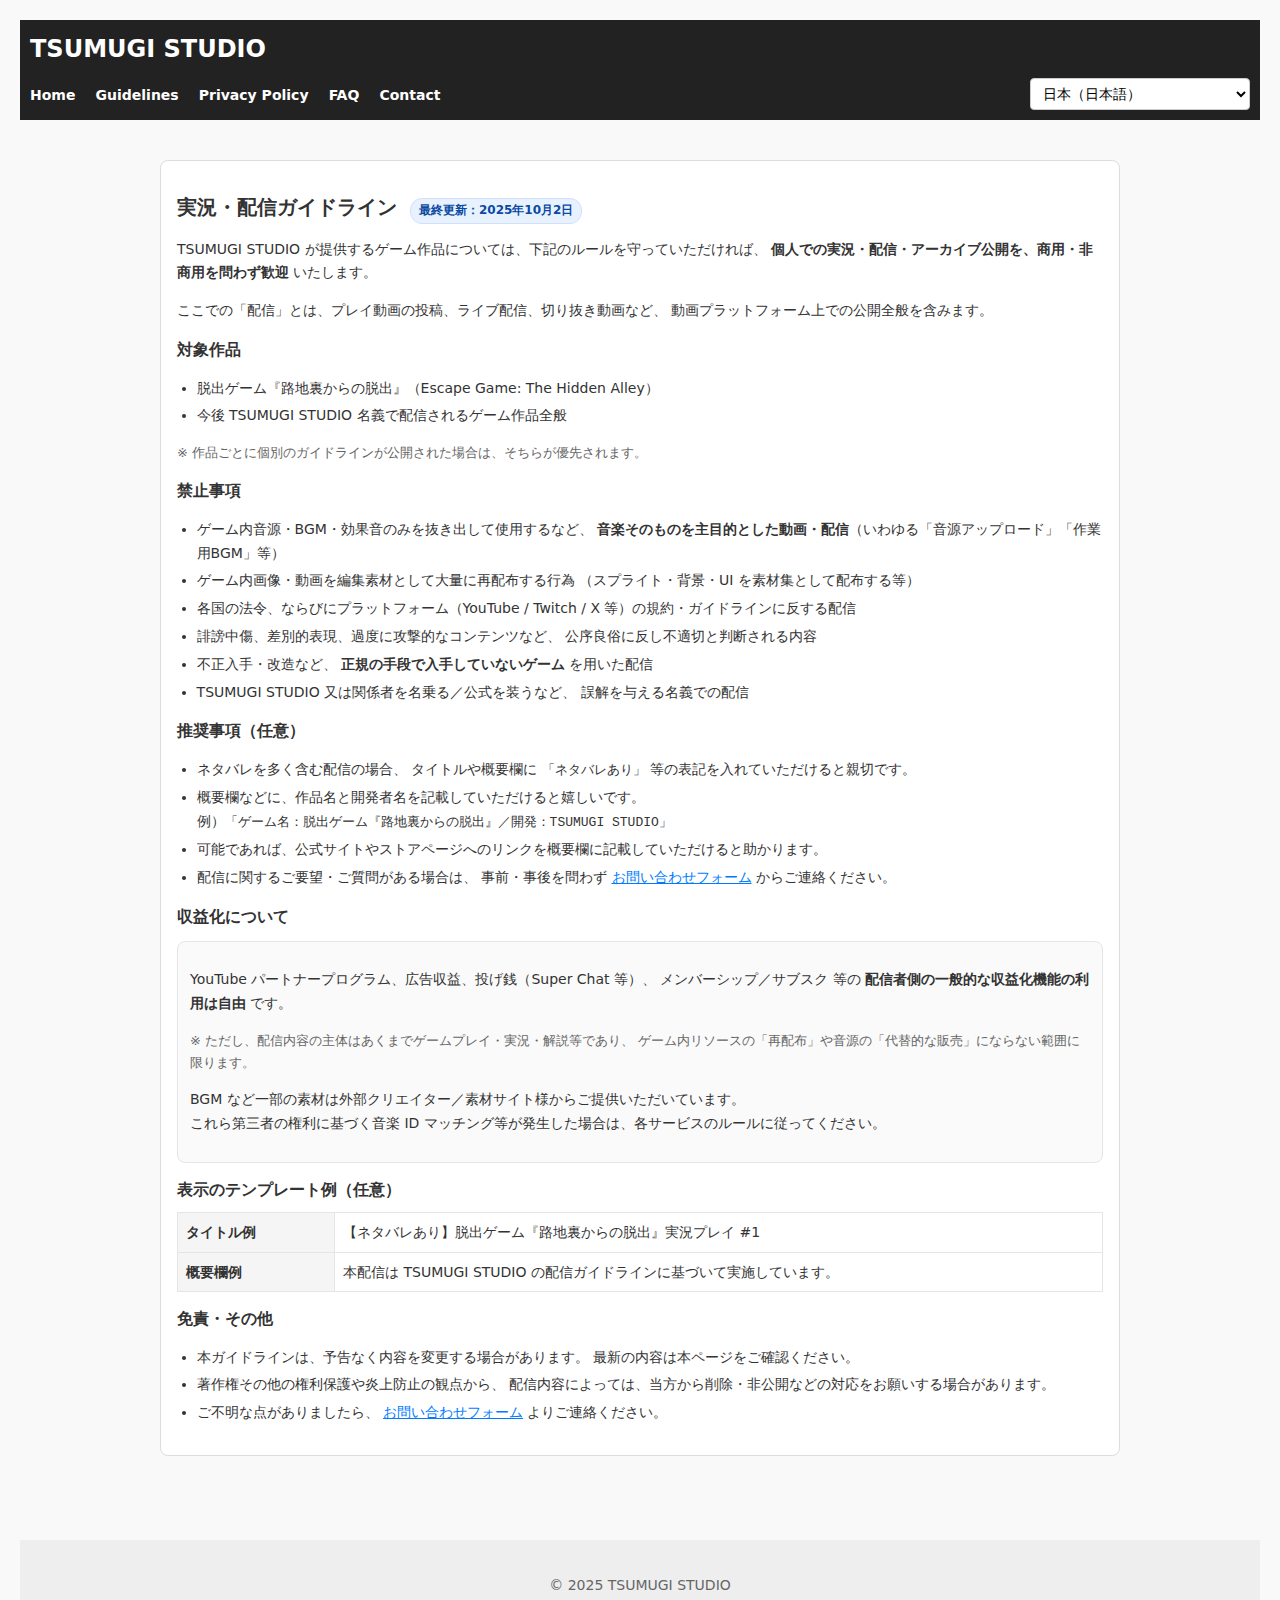
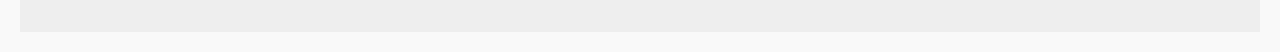
<file: streaming-guideline_new.html>
<!DOCTYPE html>
<html lang="ja">
<head>
  <meta charset="UTF-8" />
  <meta name="viewport" content="width=device-width, initial-scale=1.0" />
  <title>Streaming Guidelines | TSUMUGI STUDIO</title>
  <meta name="description" content="TSUMUGI STUDIO 作品の実況・動画配信ガイドライン（日本語／英語／繁體中文／한국어）。" />
  <meta property="og:title" content="TSUMUGI STUDIO｜実況・配信ガイドライン" />
  <meta property="og:description" content="TSUMUGI STUDIO 作品の実況・動画配信ガイドライン（日本語／英語／繁體中文／한국어）。" />
  <meta property="og:type" content="website" />
  <meta property="og:url" content="https://www.tsumugistudio.com/streaming-guideline.html" />
  <link rel="canonical" href="https://www.tsumugistudio.com/streaming-guideline.html" />
  <link rel="stylesheet" href="css/style.css" />
  <style>
    :root{--c:#007bff;}

    body {
      font-family: system-ui, -apple-system, Segoe UI, Roboto,
        "Noto Sans JP", "Hiragino Kaku Gothic ProN", Meiryo, sans-serif;
      margin: 20px;
      background: #f9f9f9;
      color: #333;
    }

    header { margin-bottom: 20px; }
    header h1 { font-size: 24px; margin-bottom: 10px; }

    /* ヘッダー：ナビ＋言語セレクタを左右に配置 */
    .header-flex{
      display:flex;
      justify-content:space-between;
      align-items:center;
      flex-wrap:wrap;
      gap:12px;
    }

    .nav-links { margin-bottom: 0; }
    .nav-links a {
      margin-right: 15px;
      text-decoration: none;
      color: var(--c);
      font-weight: 600;
      font-size: 14px;
    }
    .nav-links a:hover { text-decoration: underline; }

    /* ヘッダのリンクは既存デザインに合わせて白文字扱い */
    header .nav-links a,
    header .nav-links a:visited,
    header .nav-links a:active {
      color: #fff;
    }
    header .nav-links a:hover {
      color: #fff;
      opacity: .85;
      text-decoration: underline;
    }
    header .nav-links a:focus {
      outline: 2px solid #fff;
      outline-offset: 2px;
    }

    /* 右側の国・言語セレクタ（index / FAQ と同じスタイル） */
    .lang-select-inline select{
      padding:6px 8px;
      border-radius:4px;
      border:1px solid #ccc;
      font-size:14px;
      min-width: 220px;
      background-color:#fff;
    }

    @media (max-width: 680px) {
      .header-flex{
        flex-direction:column;
        align-items:flex-start;
      }
    }

    /* 言語パネル（共通） */
    .lang-panel{
      display:none;
      background:#fff;
      border-radius:8px;
      padding:16px;
      border:1px solid #ddd;
      margin-bottom:24px;
    }
    .lang-panel.active{ display:block; }

    main{
      max-width: 960px;
      margin: 0 auto;
    }

    h2{
      font-size:20px;
      margin:14px 0;
    }
    h3{
      font-size:16px;
      margin:14px 0 8px;
    }
    p{
      line-height:1.7;
      font-size:14px;
    }
    ul{
      padding-left:1.4em;
      font-size:14px;
      line-height:1.7;
    }
    li+li{ margin-top:4px; }

    .note-small{
      color:#666;
      font-size:13px;
      margin-top:4px;
    }

    .badge{
      display:inline-block;
      font-size:12px;
      border:1px solid #ddd;
      border-radius:12px;
      padding:2px 8px;
      margin-left:6px;
    }
    .badge.new{
      background:#e8f2ff;
      border-color:#cfe0ff;
      color:#0b4aa2;
    }

    .block{
      border:1px solid #e5e5e5;
      border-radius:8px;
      padding:12px;
      margin:12px 0;
      background:#fafafa;
      font-size:14px;
    }

    code, .mono{
      font-family: ui-monospace, SFMono-Regular, Menlo, Monaco,
        Consolas, "Liberation Mono", "Courier New", monospace;
      font-size: 13px;
    }

    .dl-table{
      width:100%;
      border-collapse:collapse;
      margin:10px 0;
      font-size:14px;
    }
    .dl-table th,
    .dl-table td{
      border:1px solid #e5e5e5;
      padding:8px;
      text-align:left;
      vertical-align:top;
    }
    .dl-table th{
      width:140px;
      background:#f5f5f5;
      font-weight:600;
    }

    a { color: var(--c); }
    a:hover { text-decoration: underline; }

    footer {
      text-align: center;
      margin-top: 40px;
      color: #666;
      font-size: 14px;
      padding: 20px;
    }
  </style>
</head>
<body>
  <header>
    <h1>TSUMUGI STUDIO</h1>

    <div class="header-flex">
      <nav class="nav-links" aria-label="Primary">
        <a href="index.html">Home</a>
        <a href="streaming-guideline.html">Guidelines</a>
        <a href="privacy.html">Privacy Policy</a>
        <a href="faq.html">FAQ</a>
        <a href="contact.html">Contact</a>
      </nav>

      <!-- ★ index / FAQ と同じ 5言語 -->
      <div class="lang-select-inline">
        <select id="lang-select" aria-label="Region / Language">
          <option value="jp">日本（日本語）</option>
          <option value="en">United States（English）</option>
          <option value="hk">香港（繁體中文）</option>
          <option value="tw">台灣（繁體中文）</option>
          <option value="kr">한국（한국어）</option>
        </select>
      </div>
    </div>
  </header>

  <main>
    <!-- ===================== 日本（日本語） ===================== -->
    <section class="lang-panel active" id="lang-jp" data-view="jp" lang="ja">
      <h2>実況・配信ガイドライン <span class="badge new">最終更新：2025年10月2日</span></h2>
      <p>
        TSUMUGI STUDIO が提供するゲーム作品については、下記のルールを守っていただければ、
        <strong>個人での実況・配信・アーカイブ公開を、商用・非商用を問わず歓迎</strong> いたします。
      </p>
      <p>
        ここでの「配信」とは、プレイ動画の投稿、ライブ配信、切り抜き動画など、
        動画プラットフォーム上での公開全般を含みます。
      </p>

      <h3>対象作品</h3>
      <ul>
        <li>脱出ゲーム『路地裏からの脱出』（Escape Game: The Hidden Alley）</li>
        <li>今後 TSUMUGI STUDIO 名義で配信されるゲーム作品全般</li>
      </ul>
      <p class="note-small">
        ※ 作品ごとに個別のガイドラインが公開された場合は、そちらが優先されます。
      </p>

      <h3>禁止事項</h3>
      <ul>
        <li>
          ゲーム内音源・BGM・効果音のみを抜き出して使用するなど、
          <strong>音楽そのものを主目的とした動画・配信</strong>（いわゆる「音源アップロード」「作業用BGM」等）
        </li>
        <li>
          ゲーム内画像・動画を編集素材として大量に再配布する行為
          （スプライト・背景・UI を素材集として配布する等）
        </li>
        <li>
          各国の法令、ならびにプラットフォーム（YouTube / Twitch / X 等）の規約・ガイドラインに反する配信
        </li>
        <li>
          誹謗中傷、差別的表現、過度に攻撃的なコンテンツなど、
          公序良俗に反し不適切と判断される内容
        </li>
        <li>
          不正入手・改造など、
          <strong>正規の手段で入手していないゲーム</strong> を用いた配信
        </li>
        <li>
          TSUMUGI STUDIO 又は関係者を名乗る／公式を装うなど、
          誤解を与える名義での配信
        </li>
      </ul>

      <h3>推奨事項（任意）</h3>
      <ul>
        <li>
          ネタバレを多く含む配信の場合、
          タイトルや概要欄に <span class="mono">「ネタバレあり」</span> 等の表記を入れていただけると親切です。
        </li>
        <li>
          概要欄などに、作品名と開発者名を記載していただけると嬉しいです。<br />
          例）<span class="mono">「ゲーム名：脱出ゲーム『路地裏からの脱出』／開発：TSUMUGI STUDIO」</span>
        </li>
        <li>
          可能であれば、公式サイトやストアページへのリンクを概要欄に記載していただけると助かります。
        </li>
        <li>
          配信に関するご要望・ご質問がある場合は、
          事前・事後を問わず <a href="contact.html">お問い合わせフォーム</a> からご連絡ください。
        </li>
      </ul>

      <h3>収益化について</h3>
      <div class="block">
        <p>
          YouTube パートナープログラム、広告収益、投げ銭（Super Chat 等）、
          メンバーシップ／サブスク 等の
          <strong>配信者側の一般的な収益化機能の利用は自由</strong> です。
        </p>
        <p class="note-small">
          ※ ただし、配信内容の主体はあくまでゲームプレイ・実況・解説等であり、
          ゲーム内リソースの「再配布」や音源の「代替的な販売」にならない範囲に限ります。
        </p>
        <p>
          BGM など一部の素材は外部クリエイター／素材サイト様からご提供いただいています。<br />
          これら第三者の権利に基づく音楽 ID マッチング等が発生した場合は、各サービスのルールに従ってください。
        </p>
      </div>

      <h3>表示のテンプレート例（任意）</h3>
      <table class="dl-table" aria-label="テンプレート">
        <tr>
          <th>タイトル例</th>
          <td>【ネタバレあり】脱出ゲーム『路地裏からの脱出』実況プレイ #1</td>
        </tr>
        <tr>
          <th>概要欄例</th>
          <td>
            本配信は TSUMUGI STUDIO の配信ガイドラインに基づいて実施しています。
          </td>
        </tr>
      </table>

      <h3>免責・その他</h3>
      <ul>
        <li>
          本ガイドラインは、予告なく内容を変更する場合があります。
          最新の内容は本ページをご確認ください。
        </li>
        <li>
          著作権その他の権利保護や炎上防止の観点から、
          配信内容によっては、当方から削除・非公開などの対応をお願いする場合があります。
        </li>
        <li>
          ご不明な点がありましたら、
          <a href="contact.html">お問い合わせフォーム</a> よりご連絡ください。
        </li>
      </ul>
    </section>

    <!-- ===================== United States（English） ===================== -->
    <section class="lang-panel" id="lang-en" data-view="en" lang="en">
      <h2>Streaming & Video Guidelines <span class="badge new">Last updated: Oct 2, 2025</span></h2>
      <p>
        We’re very happy if you’d like to stream or create videos of our games.
        As long as you follow the rules below, we
        <strong>welcome both non-commercial and monetized content</strong>
        on your own channels.
      </p>
      <p>
        “Streaming” here includes live streams, VOD uploads, edited videos,
        and clips on video platforms.
      </p>

      <h3>Scope</h3>
      <ul>
        <li>
          <em>Escape Game: The Hidden Alley</em> (original Japanese title: 脱出ゲーム『路地裏からの脱出』)
        </li>
        <li>
          Any future TSUMUGI STUDIO titles, unless a separate guideline is published for that game
        </li>
      </ul>

      <h3>Prohibited</h3>
      <ul>
        <li>
          Uploading in-game music/BGM/effects as
          <strong>standalone audio content</strong>
          (e.g., “soundtrack uploads,” “BGM only” videos) that are not primarily about the game itself
        </li>
        <li>
          Redistributing in-game images or assets as
          “素材 packs” or reusable asset libraries (backgrounds, UI, sprites, etc.)
        </li>
        <li>
          Any activity that violates applicable laws or your streaming platform’s
          terms and community guidelines
        </li>
        <li>
          Content that is defamatory, discriminatory, or otherwise offensive and inappropriate
        </li>
        <li>
          Streaming using pirated, modified, or otherwise non-genuine copies of our games
        </li>
        <li>
          Presenting your channel/content as if it were an “official” TSUMUGI STUDIO channel
          or otherwise misrepresenting our involvement
        </li>
      </ul>

      <h3>Recommended (Optional)</h3>
      <ul>
        <li>
          If your content contains major story or puzzle spoilers,
          please consider adding a note such as
          <span class="mono">“Contains Spoilers”</span> to the title or description.
        </li>
        <li>
          We would appreciate it if you include the game title and our studio name
          somewhere in the description. <br />
          Example:
          <span class="mono">
            “Game: Escape Game: The Hidden Alley / Developer: TSUMUGI STUDIO”
          </span>
        </li>
        <li>
          When possible, please add links to our official website or store pages
          so that viewers can easily find the game.
        </li>
        <li>
          If you have requests or questions about streaming our games,
          feel free to contact us before or after your stream via the
          <a href="contact.html">contact form</a>.
        </li>
      </ul>

      <h3>Monetization</h3>
      <div class="block">
        <p>
          You are free to use standard monetization features on your channels, such as:
          ad revenue, memberships/subscriptions, Super Chats, tips, and similar systems —
          <strong>as long as the main purpose of the content is gameplay, commentary,
          or critique of the game itself</strong>.
        </p>
        <p class="note-small">
          In other words, your stream/video should not function as a replacement
          for distributing our game’s assets (music, art, etc.).
        </p>
        <p>
          Some in-game music and assets are provided by third-party creators.
          If a music rights holder issues a claim or ContentID match,
          please follow the platform’s rules and their decision.
        </p>
      </div>

      <h3>Suggested Boilerplate</h3>
      <table class="dl-table" aria-label="Boilerplate">
        <tr>
          <th>Title Example</th>
          <td>[Contains Spoilers] Escape Game: The Hidden Alley – Gameplay #1</td>
        </tr>
        <tr>
          <th>Description Example</th>
          <td>
            This stream follows TSUMUGI STUDIO’s Streaming Guidelines.
          </td>
        </tr>
      </table>

      <h3>Notes</h3>
      <ul>
        <li>
          These guidelines may be updated without prior notice.
          Please check this page for the latest version.
        </li>
        <li>
          To protect rights holders and avoid controversy,
          we may ask you to modify or remove a stream in certain cases.
        </li>
        <li>
          If you have any questions, please contact us via the
          <a href="contact.html">Contact</a> page.
        </li>
      </ul>
    </section>

    <!-- ===================== 香港（繁體中文・香港） ===================== -->
    <section class="lang-panel" id="lang-hk" data-view="hk" lang="zh-Hant">
      <h2>實況／影片發佈 指南 <span class="badge new">最後更新：2025年10月2日</span></h2>
      <p>
        感謝你對 TSUMUGI STUDIO 作品的支持。<br>
        只要遵守以下規則，
        <strong>我們歡迎個人實況、影片發佈與存檔，無論是否開啟收益</strong>。
      </p>
      <p>
        這裡所說的「實況／影片」包含：直播、VOD、剪輯影片、Shorts 等在影片平台上公開的內容。
      </p>

      <h3>適用作品</h3>
      <ul>
        <li>逃脫遊戲《從巷弄中逃出》（Escape Game: The Hidden Alley）</li>
        <li>今後以 TSUMUGI STUDIO 名義發布的遊戲作品</li>
      </ul>
      <p class="note-small">
        ※ 若未來某款作品另外公開專用指南，則以該作品專用指南為優先。
      </p>

      <h3>禁止事項</h3>
      <ul>
        <li>
          將遊戲內 BGM／音效單獨抽出，做成
          <strong>以音樂本身為主體</strong> 的影片或配信<br>
          （例如純 BGM 上傳、作業用音樂等，已不再以遊戲實況為主的內容）
        </li>
        <li>
          將遊戲內圖像、影片大量整理成「素材包」或素材集再配布
          （背景、UI、角色圖像等作為可重用素材公開）
        </li>
        <li>
          違反各國法律或各平台（YouTube / Twitch / X 等）規約、社群守則的配信
        </li>
        <li>
          帶有誹謗、歧視或其他公序良俗上不適當的內容
        </li>
        <li>
          使用盜版、改造版等
          <strong>並非正規管道取得的遊戲</strong> 進行配信
        </li>
        <li>
          自稱 TSUMUGI STUDIO 官方帳號、或讓觀眾誤以為是官方發佈渠道的行為
        </li>
      </ul>

      <h3>建議事項（非必須）</h3>
      <ul>
        <li>
          若內容包含大量劇情或謎題相關的劇透，
          建議在標題或說明欄標註
          <span class="mono">「含劇透」</span> 等字樣，方便觀眾判斷。
        </li>
        <li>
          若能在影片說明中標明遊戲名稱與開發者名稱，我們會非常感謝。<br>
          例：
          <span class="mono">「遊戲：逃脫遊戲《從巷弄中逃出》／開發：TSUMUGI STUDIO」</span>
        </li>
        <li>
          若方便的話，也歡迎在說明欄附上官方網站或商店頁面的連結，
          讓觀眾可以輕鬆找到遊戲。
        </li>
        <li>
          若對實況相關規則有任何疑問或需求，
          歡迎隨時透過 <a href="contact.html">聯絡表單</a> 與我們聯繫。
        </li>
      </ul>

      <h3>關於收益化</h3>
      <div class="block">
        <p>
          你可以自由使用平台提供的一般收益功能，
          例如廣告收益、會員／訂閱、Super Chat、打賞等。<br>
          前提是影片／實況的主體為遊戲實況、解說、評論等，
          而非單純再配布遊戲內素材。
        </p>
        <p class="note-small">
          換言之，請避免將影片做成「代替販售遊戲 BGM／圖像素材」之類的內容。
        </p>
        <p>
          部分音樂與素材來自第三方創作者或素材網站。<br>
          若因第三方權利產生音樂識別（Content ID）或版權聲明，
          請依照各平台的規則及權利方決定處理。
        </p>
      </div>

      <h3>標示範例（可自由修改）</h3>
      <table class="dl-table" aria-label="範例">
        <tr>
          <th>標題範例</th>
          <td>【含劇透】逃脫遊戲《從巷弄中逃出》實況直播 #1</td>
        </tr>
        <tr>
          <th>說明欄範例</th>
          <td>
            本實況依照 TSUMUGI STUDIO 的配信指南進行。
          </td>
        </tr>
      </table>

      <h3>免責事項・其他</h3>
      <ul>
        <li>
          本指南內容可能會在未事先通知的情況下更新。
          請以本頁面最新版本為準。
        </li>
        <li>
          基於著作權與風評等考量，我們有時可能會請求你修改或下架部分影片。
        </li>
        <li>
          若有任何疑問，請透過
          <a href="contact.html">聯絡表單</a> 與我們聯繫。
        </li>
      </ul>
    </section>

    <!-- ===================== 台灣（繁體中文・台灣） ===================== -->
    <section class="lang-panel" id="lang-tw" data-view="tw" lang="zh-Hant">
      <h2>實況直播／影片發布 指南 <span class="badge new">最後更新：2025年10月2日</span></h2>
      <p>
        感謝你遊玩 TSUMUGI STUDIO 的作品。<br>
        只要遵守以下規則，
        <strong>我們歡迎個人實況、影片發布與存檔，無論是否開啟收益</strong>。
      </p>
      <p>
        這裡的「實況／影片」包含：直播、VOD、剪輯影片、Shorts 等在影音平台上公開的內容。
      </p>

      <h3>適用作品</h3>
      <ul>
        <li>逃脫遊戲《從巷弄中逃出》（Escape Game: The Hidden Alley）</li>
        <li>未來以 TSUMUGI STUDIO 名義推出的遊戲作品</li>
      </ul>
      <p class="note-small">
        ※ 如果未來針對某款作品另外發布專用指南，則以該指南為優先。
      </p>

      <h3>禁止事項</h3>
      <ul>
        <li>
          將遊戲內 BGM／音效抽出，製作成
          <strong>以音樂本身為主題</strong> 的影片或直播<br>
          （例如純 BGM 上傳、作業用音樂等，不再以遊戲實況為主的內容）
        </li>
        <li>
          將遊戲內圖片或影片整理成「素材包」或素材集公開下載
          （背景、UI、角色圖等重複利用之素材）
        </li>
        <li>
          違反各國法律或各平台（YouTube / Twitch / X 等）使用條款、
          社群規範的直播或影片
        </li>
        <li>
          含有誹謗、歧視或其他公序良俗上不適當的內容
        </li>
        <li>
          使用盜版、改造版等
          <strong>非正規管道取得的遊戲</strong> 進行實況
        </li>
        <li>
          冒充 TSUMUGI STUDIO 官方帳號，或讓觀眾誤以為是官方頻道的行為
        </li>
      </ul>

      <h3>建議事項（非必須）</h3>
      <ul>
        <li>
          若影片中有較多劇情或謎題的劇透，
          建議在標題或說明欄加入
          <span class="mono">「含劇透」</span> 之類的提示字樣。
        </li>
        <li>
          若可以在說明欄中標示遊戲名稱與開發者名稱，我們會非常感謝。<br>
          例：
          <span class="mono">「遊戲：逃脫遊戲《從巷弄中逃出》／開發：TSUMUGI STUDIO」</span>
        </li>
        <li>
          若方便，也歡迎在說明欄附上官方網站或商店頁面的連結，
          讓更多玩家可以找到這款遊戲。
        </li>
        <li>
          若對實況相關規定有任何需求或疑問，
          歡迎隨時透過 <a href="contact.html">聯絡表單</a> 與我們聯繫。
        </li>
      </ul>

      <h3>關於收益化</h3>
      <div class="block">
        <p>
          你可以自由使用平台的一般收益功能，
          例如廣告分潤、會員／訂閱、Super Chat、斗內等。<br>
          前提是影片內容的主體為遊戲實況、解說、心得等，
          而不是單純再配布遊戲內素材。
        </p>
        <p class="note-small">
          換句話說，請避免將影片做成「代替販售遊戲 BGM／圖像素材」之類的內容。
        </p>
        <p>
          部分遊戲音樂與素材由第三方創作者或素材網站提供。<br>
          如果因第三方權利發生 Content ID 或版權聲明，
          請依平台規定與權利人決定處理。
        </p>
      </div>

      <h3>說明文字範例（可自由調整）</h3>
      <table class="dl-table" aria-label="範例">
        <tr>
          <th>標題範例</th>
          <td>【含劇透】逃脫遊戲《從巷弄中逃出》實況直播 #1</td>
        </tr>
        <tr>
          <th>說明欄範例</th>
          <td>
            本實況依照 TSUMUGI STUDIO 的實況／影片發布指南進行。
          </td>
        </tr>
      </table>

      <h3>免責事項與其他</h3>
      <ul>
        <li>
          本指南可能在未事先通知的情況下調整內容。
          最新版本請以本頁面為準。
        </li>
        <li>
          為保護著作權與整體風評，在部分情況下，我們可能會請你配合修改或下架影片。
        </li>
        <li>
          若有任何疑問，請透過
          <a href="contact.html">聯絡表單</a> 與我們聯絡。
        </li>
      </ul>
    </section>

    <!-- ===================== 한국（한국어） ===================== -->
    <section class="lang-panel" id="lang-kr" data-view="kr" lang="ko">
      <h2>스트리밍 &amp; 영상 가이드라인 <span class="badge new">최종 업데이트: 2025-10-02</span></h2>
      <p>
        TSUMUGI STUDIO 게임을 방송하거나 영상을 제작해 주시는 것에 깊이 감사드립니다.<br>
        아래 규칙을 지켜 주신다면,
        <strong>개인 방송・영상 공개・아카이브를 수익 창출 여부와 관계없이 환영</strong>합니다.
      </p>
      <p>
        여기에서 말하는 “스트리밍/영상”은 라이브 방송, 다시보기(VOD),
        편집 영상, 쇼츠 등 영상 플랫폼에 공개되는 콘텐츠 전반을 포함합니다.
      </p>

      <h3>대상 작품</h3>
      <ul>
        <li>탈출 게임 『골목길 탈출』 (Escape Game: The Hidden Alley)</li>
        <li>향후 TSUMUGI STUDIO 명의로 출시되는 게임 전체</li>
      </ul>
      <p class="note-small">
        ※ 특정 작품에 대해 별도의 가이드라인이 공개된 경우,
        해당 작품에는 별도 가이드라인이 우선 적용됩니다.
      </p>

      <h3>금지 사항</h3>
      <ul>
        <li>
          게임 내 BGM・효과음을 따로 추출하여,
          <strong>음원 자체를 주된 목적으로 하는 콘텐츠</strong>를 업로드하는 행위<br>
          (예: BGM 모음, “작업용 음악” 등 게임 플레이가 주된 내용이 아닌 영상)
        </li>
        <li>
          게임 내 이미지・영상 등을 모아
          “소재 팩”이나 에셋 묶음으로 재배포하는 행위
          (배경・UI・스프라이트 등을 재사용 가능한 자료로 공개)
        </li>
        <li>
          각 국가의 법률이나 플랫폼(YouTube / Twitch / X 등)의
          약관・커뮤니티 가이드라인을 위반하는 방송
        </li>
        <li>
          명백한 비방, 차별 표현, 과도하게 공격적인 표현 등
          공공질서 및 미풍양속에 어긋나는 내용
        </li>
        <li>
          불법 복제판・개조판 등
          <strong>정식 경로로 입수하지 않은 게임</strong>을 이용한 방송
        </li>
        <li>
          TSUMUGI STUDIO 또는 관계자를 사칭하거나,
          공식 채널로 오인될 수 있는 방식으로 방송하는 행위
        </li>
      </ul>

      <h3>권장 사항 (선택)</h3>
      <ul>
        <li>
          스포일러가 많이 포함된 방송・영상의 경우,
          제목이나 설명란에
          <span class="mono">“스포일러 포함”</span> 등의 문구를 적어 주시면
          시청자에게 더 친절합니다.
        </li>
        <li>
          가능하다면 설명란에 게임 제목과 개발사를 표기해 주시면 감사하겠습니다.<br>
          예:
          <span class="mono">“게임: 골목길 탈출 / 개발: TSUMUGI STUDIO”</span>
        </li>
        <li>
          여유가 되신다면, 설명란에 공식 웹사이트나 스토어 페이지 링크를 함께 적어 주시면
          시청자들이 게임을 더 쉽게 찾을 수 있습니다.
        </li>
        <li>
          방송과 관련해 문의나 요청 사항이 있으시면,
          방송 전후를 막론하고
          <a href="contact.html">문의 폼</a>을 통해 연락해 주세요.
        </li>
      </ul>

      <h3>수익 창출에 대하여</h3>
      <div class="block">
        <p>
          광고 수익, 멤버십/구독, Super Chat, 후원 등
          플랫폼에서 제공하는 일반적인 수익 창출 기능은
          자유롭게 사용하셔도 됩니다.<br>
          단, 콘텐츠의 주된 목적이 게임 플레이・해설・리뷰 등이어야 하며,
          게임 리소스를 대신 유통하는 형태가 되어서는 안 됩니다.
        </p>
        <p class="note-small">
          다시 말해, 영상을 통해 게임 BGM이나 그래픽 에셋을
          “별도의 상품처럼” 제공하는 형태는 지양해 주시기 바랍니다.
        </p>
        <p>
          일부 BGM 및 에셋은 외부 크리에이터/소재 사이트로부터 제공받고 있습니다.<br>
          이와 관련하여 저작권 클레임이나 Content ID가 발생할 경우,
          각 플랫폼의 규칙과 권리자의 결정에 따라 처리해 주세요.
        </p>
      </div>

      <h3>표기 예시 (선택)</h3>
      <table class="dl-table" aria-label="예시">
        <tr>
          <th>제목 예시</th>
          <td>[스포일러 포함] 골목길 탈출 – 플레이 영상 #1</td>
        </tr>
        <tr>
          <th>설명란 예시</th>
          <td>
            이 방송은 TSUMUGI STUDIO의 스트리밍 &amp; 영상 가이드라인을 준수하여 진행됩니다.
          </td>
        </tr>
      </table>

      <h3>면책 조항 및 기타</h3>
      <ul>
        <li>
          본 가이드라인의 내용은 예고 없이 변경될 수 있습니다.
          최신 내용은 항상 이 페이지에서 확인해 주세요.
        </li>
        <li>
          저작권 보호 및 분쟁 방지를 위해,
          경우에 따라 당사에서 영상 수정 또는 비공개/삭제를 요청드릴 수 있습니다.
        </li>
        <li>
          기타 궁금한 점이 있으시면,
          <a href="contact.html">문의 폼</a>을 통해 연락해 주세요.
        </li>
      </ul>
    </section>
  </main>

  <footer>
    <p>&copy; 2025 TSUMUGI STUDIO</p>
  </footer>

  <script>
    const $  = (s,root=document)=>root.querySelector(s);
    const $$ = (s,root=document)=>Array.from(root.querySelectorAll(s));

    const langSelect = $('#lang-select');
    const langPanels = $$('.lang-panel');

    function parseHashView(){
      const h = location.hash.replace('#','');
      if(!h) return null;
      const params = new URLSearchParams(h);
      return params.get('view');
    }

    function setHashView(view){
      const params = new URLSearchParams();
      if(view) params.set('view', view);
      history.replaceState(null, '', '#'+params.toString());
    }

    function showView(view){
      langPanels.forEach(p=>{
        if(p.dataset.view === view){
          p.classList.add('active');
        }else{
          p.classList.remove('active');
        }
      });
      // index / faq と同じキーで共有
      localStorage.setItem('tsu_view', view);
      setHashView(view);
    }

    langSelect.addEventListener('change', e=>{
      showView(e.target.value);
    });

    (function init(){
      const fromHash = parseHashView();
      const stored = localStorage.getItem('tsu_view');
      const initial = fromHash || stored || 'jp';

      // 対応していない値が来たら jp にフォールバック
      const supported = ['jp','en','hk','tw','kr'];
      const view = supported.includes(initial) ? initial : 'jp';

      langSelect.value = view;
      showView(view);
    })();
  </script>
</body>
</html>
</file>
<file: css/style.css>
body {
  font-family: sans-serif;
  margin: 0;
  padding: 0;
  line-height: 1.6;
  background: #fff;
  color: #333;
}

header {
  background: #222;
  color: #fff;
  padding: 10px;
}

header h1 {
  margin: 0;
}

nav ul {
  list-style: none;
  padding: 0;
  display: flex;
  gap: 10px;
}

nav ul li {
  display: inline;
}

nav ul li a {
  color: #fff;
  text-decoration: none;
}

main {
  padding: 20px;
}

footer {
  background: #eee;
  text-align: center;
  padding: 10px;
  font-size: 0.9em;
}
</file>
